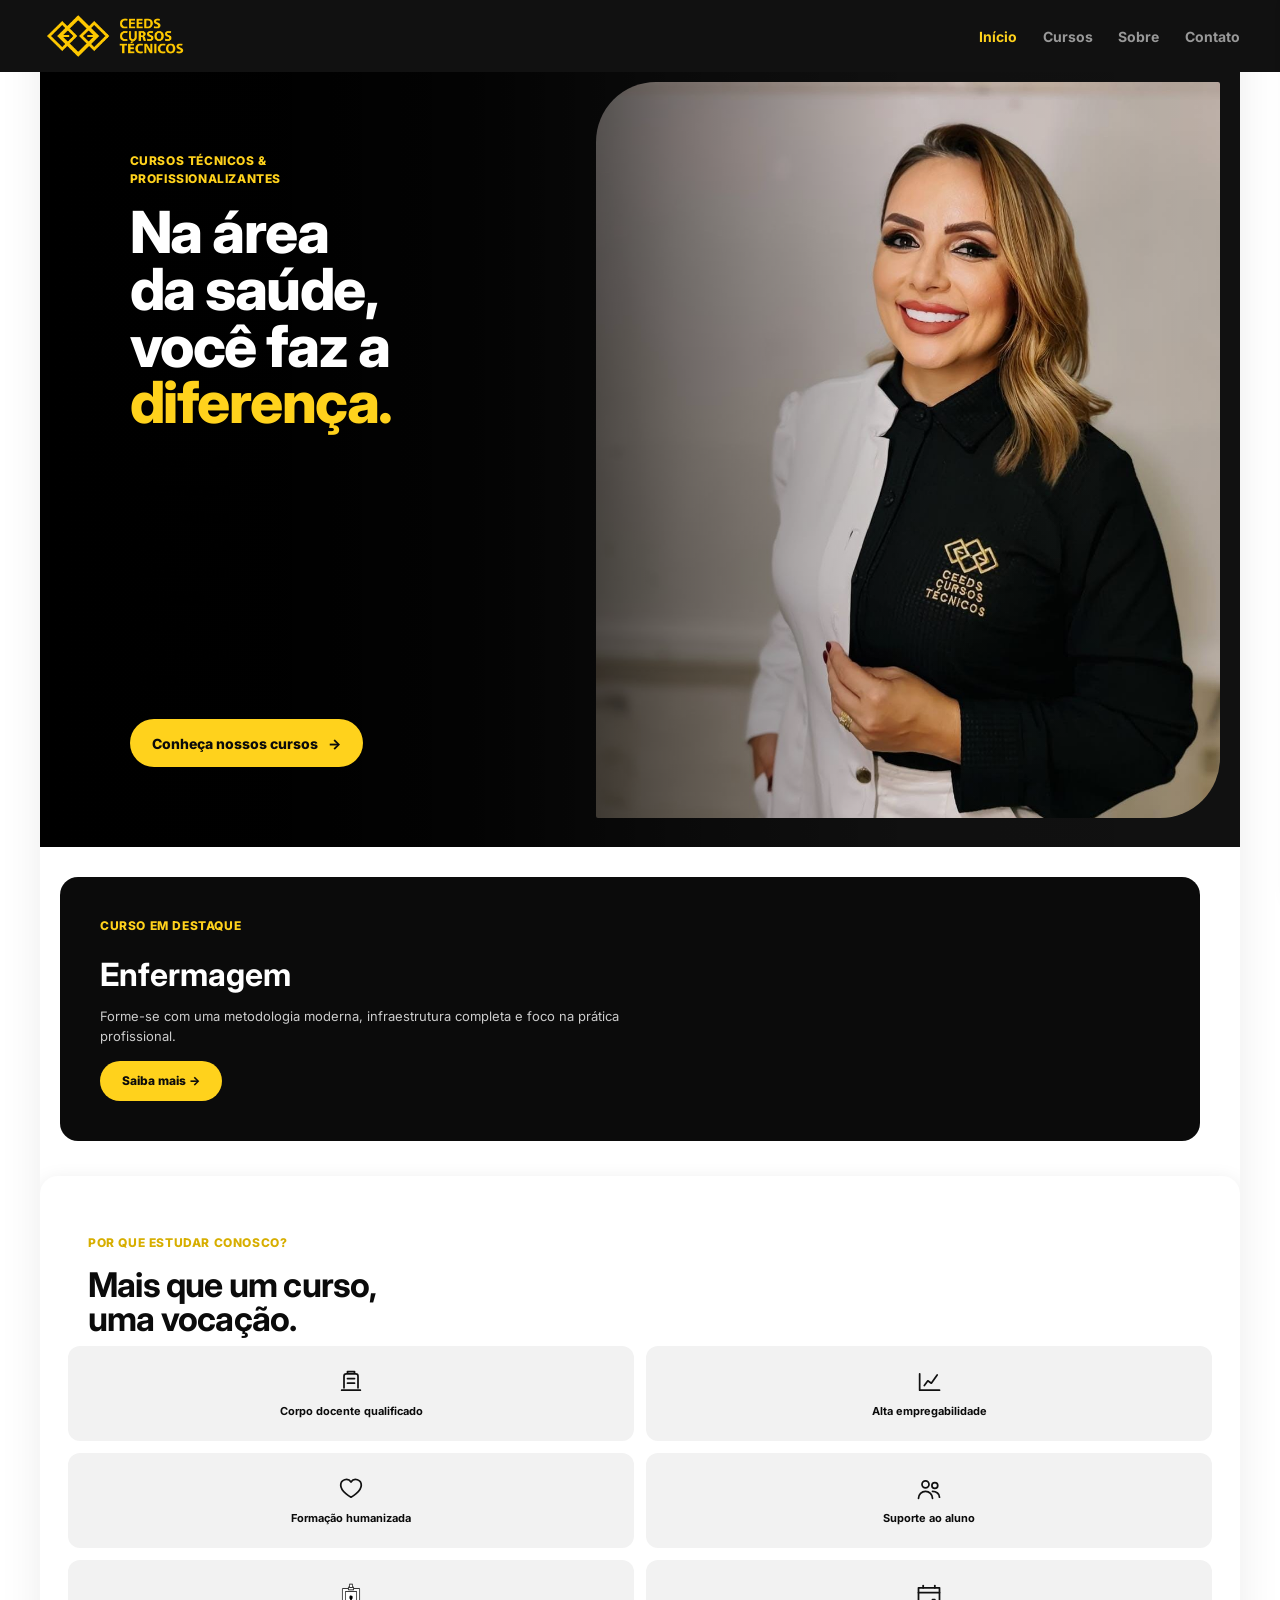
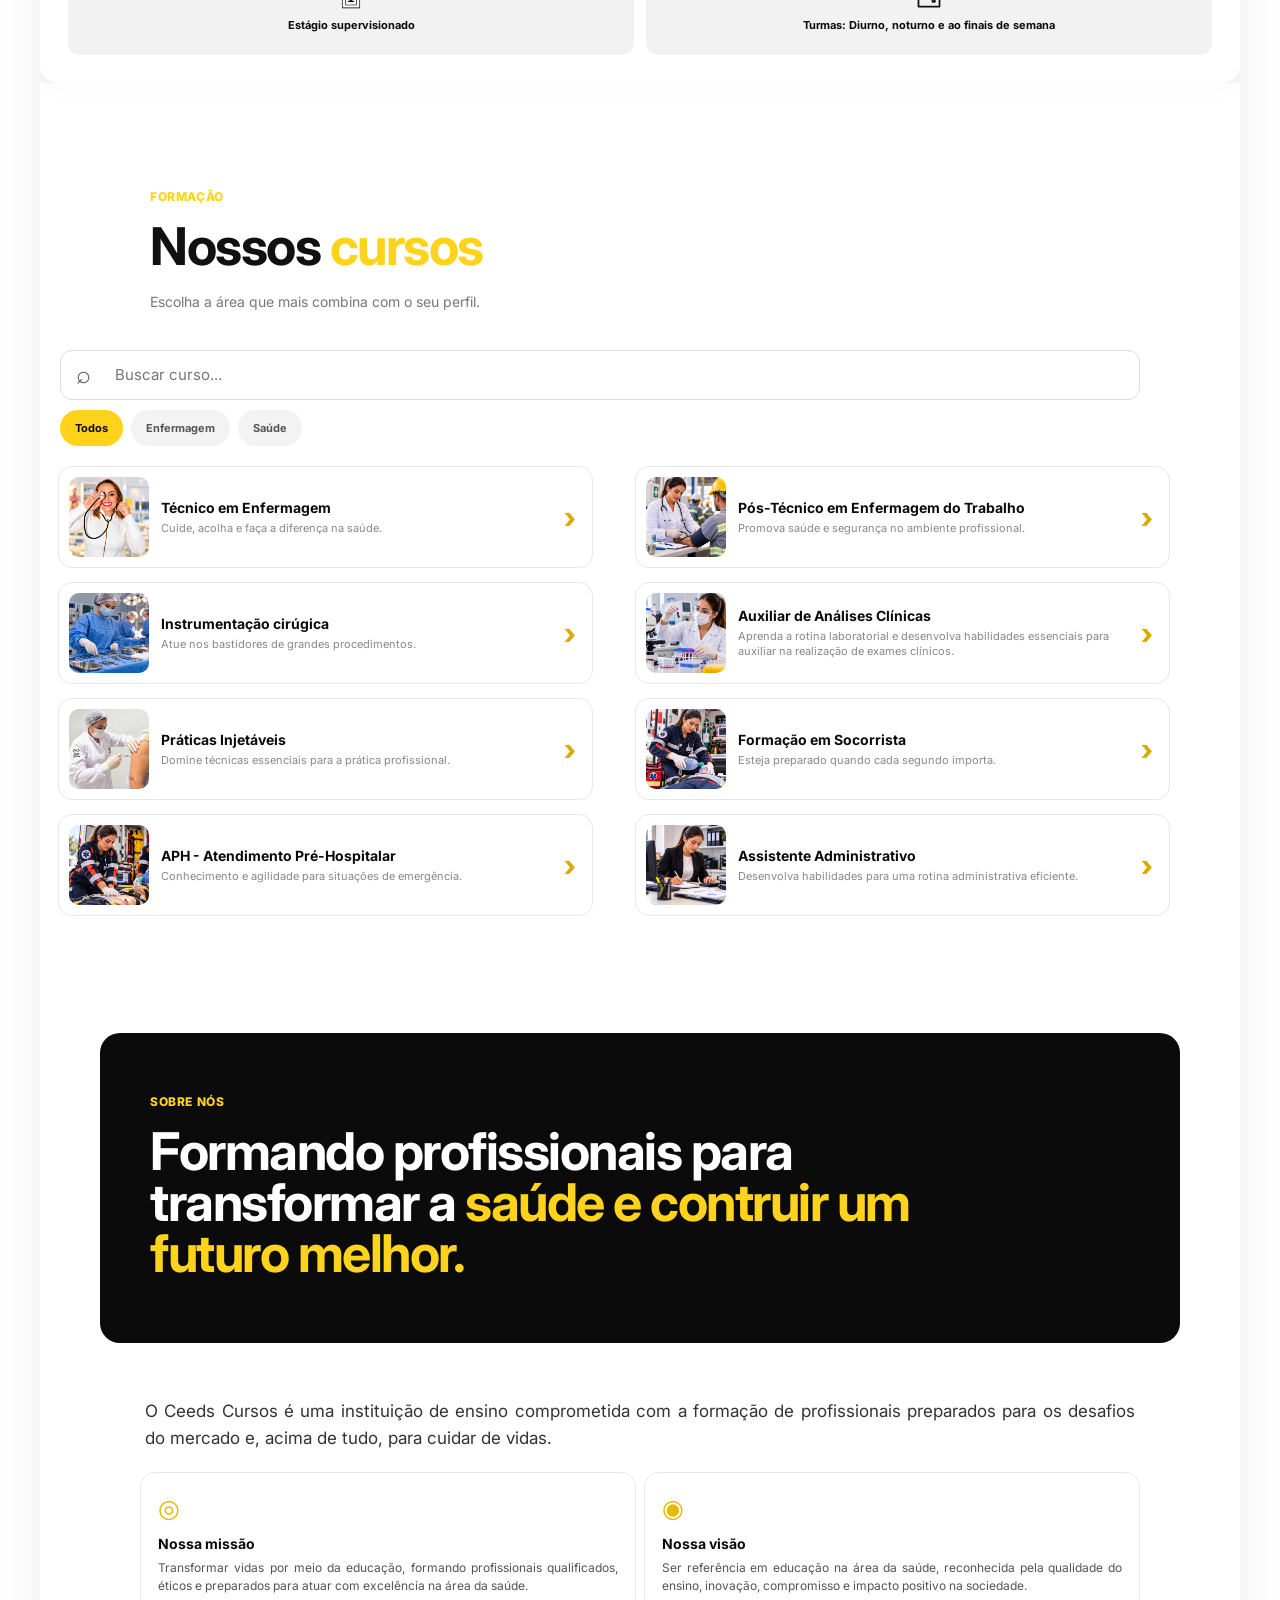
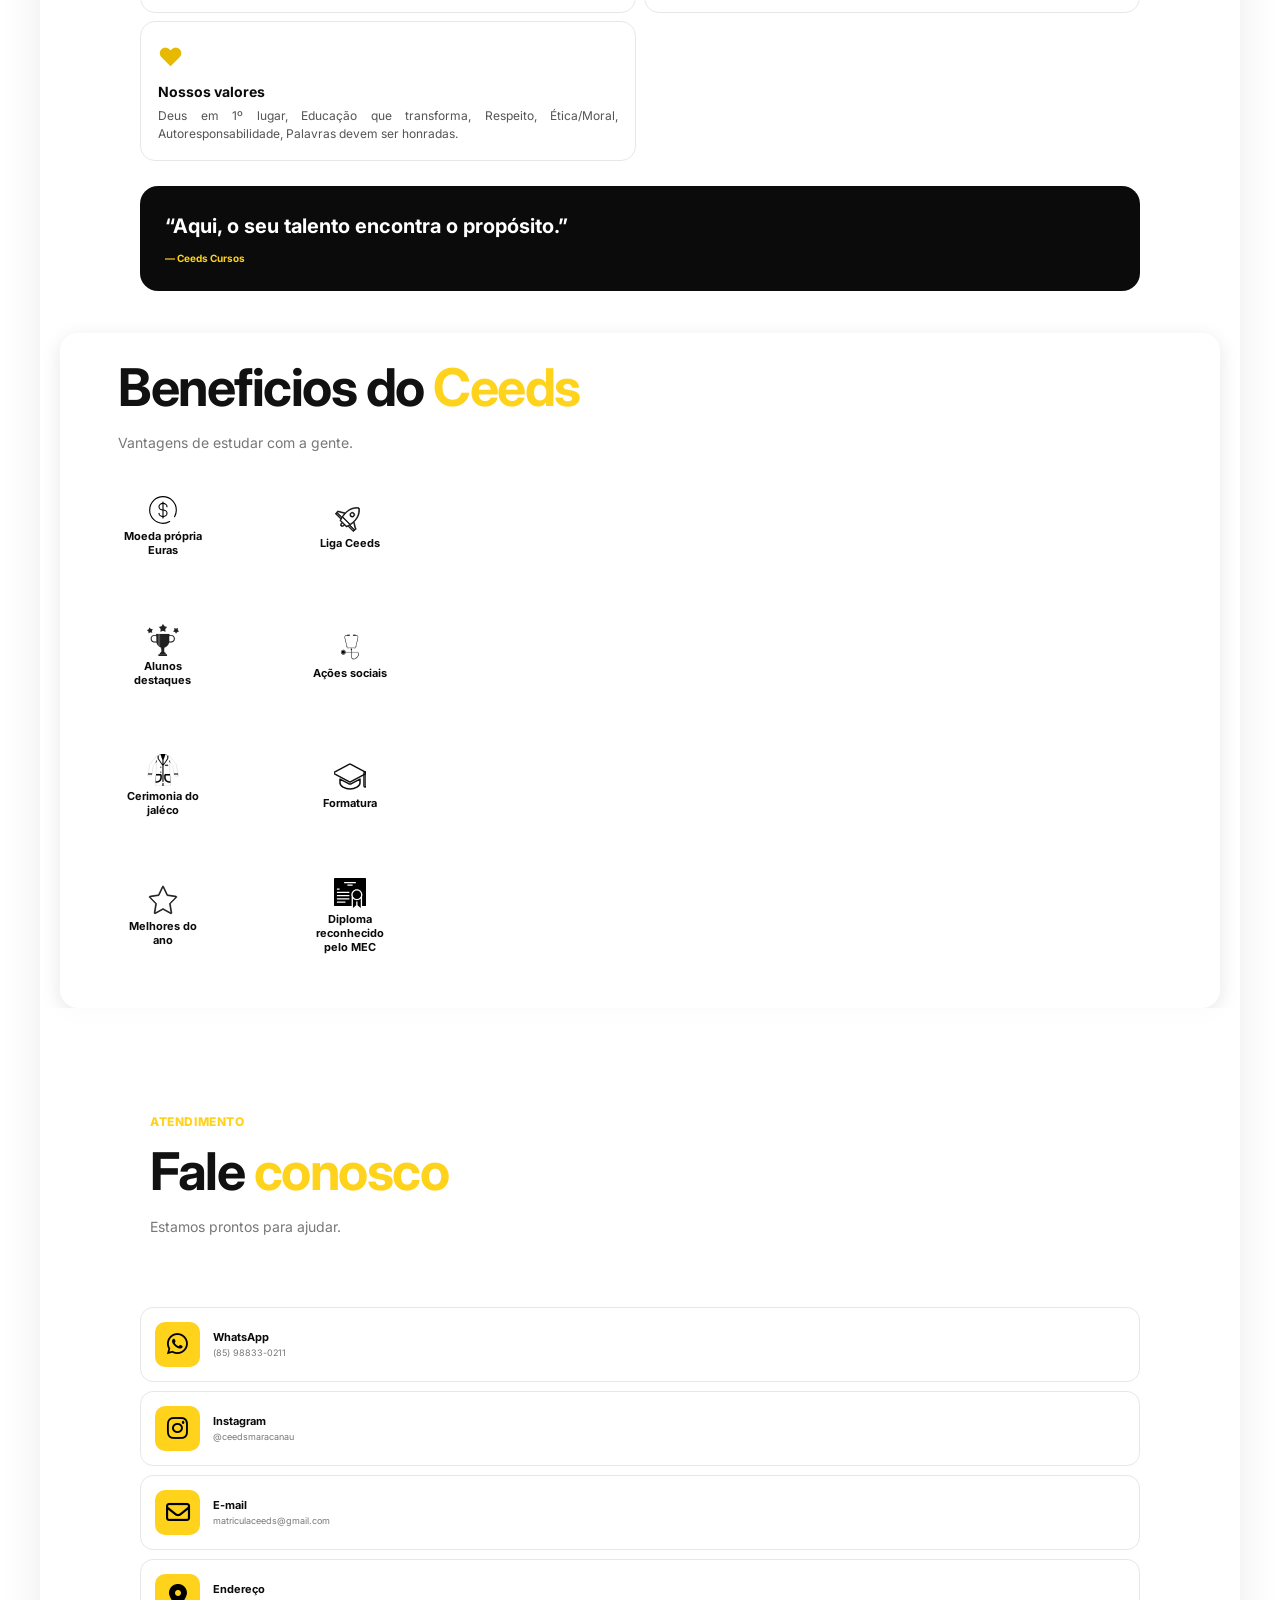
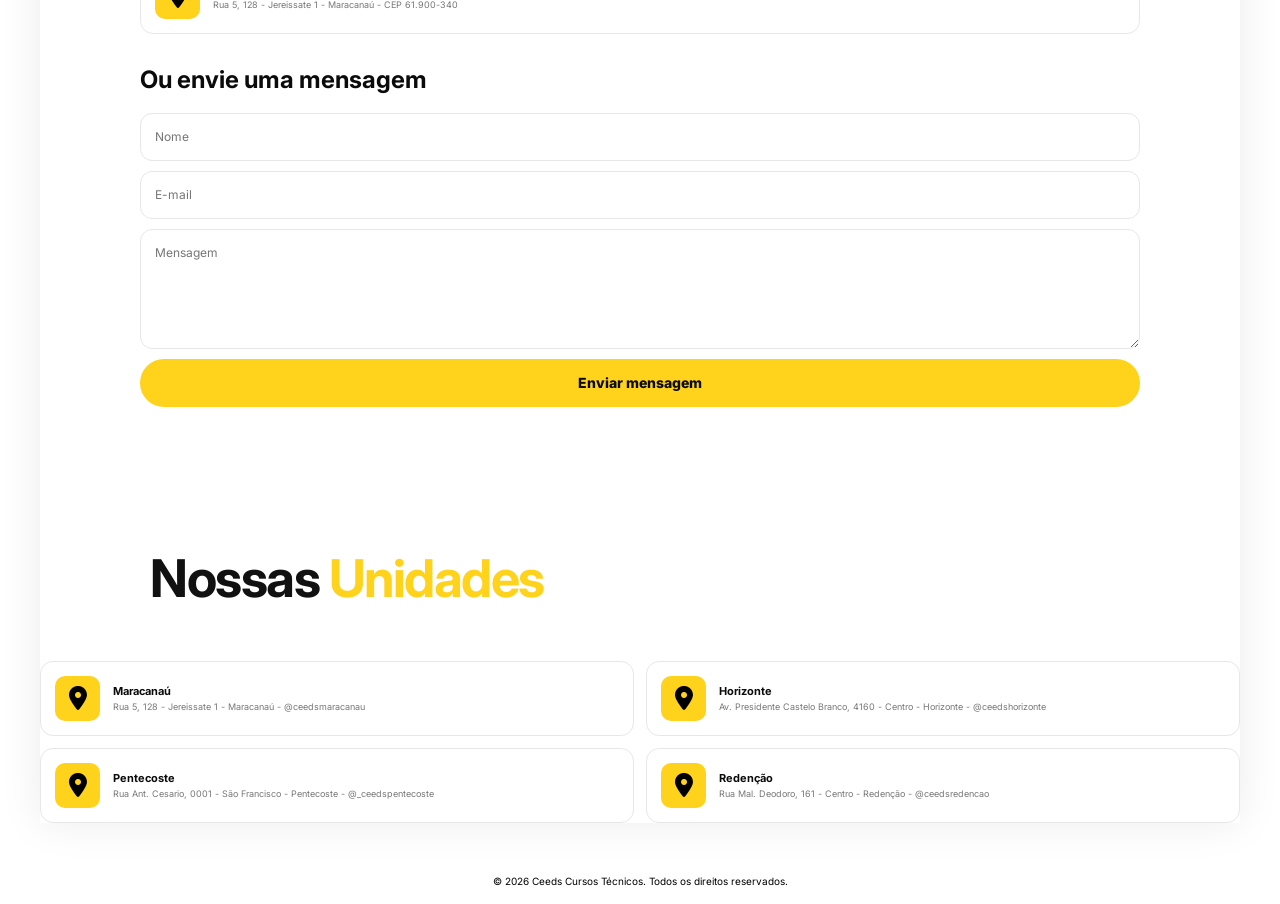
<file: index.html>
<!DOCTYPE html>
<html lang="pt-BR">

<head>
    <meta charset="UTF-8">
    <meta name="viewport" content="width=device-width, initial-scale=1.0">
    <meta name="description" content="Saúde em Foco - cursos na área da saúde">
    <title>CEEDS CURSOS | Formação para um futuro melhor</title>
    <link rel="stylesheet" href="style.css">
    <link rel="preconnect" href="https://fonts.googleapis.com">
    <link rel="preconnect" href="https://fonts.gstatic.com" crossorigin>
    <link rel="stylesheet" href="https://cdnjs.cloudflare.com/ajax/libs/font-awesome/6.5.2/css/all.min.css">
    <link rel="stylesheet" href="https://cdnjs.cloudflare.com/ajax/libs/font-awesome/6.5.2/css/all.min.css">
    <link href="https://fonts.googleapis.com/css2?family=Inter:wght@400;500;600;700;800&display=swap" rel="stylesheet">
</head>

<body>

    <!-- ================= HEADER ================= -->
    <header class="header" id="header">

        <a href="#inicio" class="logo">
            <img src="img/Logo-CEEDS-H2.png" alt="logo-ceeds">
        </a>

        <nav class="nav">
            <a href="#inicio" class="active">Início</a>
            <a href="#cursos">Cursos</a>
            <a href="#sobre">Sobre</a>
            <a href="#contato">Contato</a>
        </nav>

        <button class="menu-button" id="menuButton" aria-label="Abrir menu">
            ☰
        </button>

    </header>

    <!-- Barra lateral -->
    <aside class="side-menu" id="sideMenu">

        <button class="close-menu" id="closeMenu" aria-label="Fechar menu">
            ×
        </button>

        <nav>
            <a href="#inicio">Início</a>
            <a href="#cursos">Nossos cursos</a>
            <a href="#sobre">Sobre nós</a>
            <a href="#contato">Contate-nos</a>
        </nav>

    </aside>

    <!-- Fundo escuro -->
    <div class="menu-overlay" id="menuOverlay"></div>

    <main>

        <!-- ================= INÍCIO ================= -->
        <section id="inicio" class="page hero-page">


            <div class="hero-image">

                <img src="img/IMG-20260929-WA0006.jpg" alt="Cursos de saúde">

                <div class="hero-content">
                    <span class="eyebrow">
                        CURSOS TÉCNICOS & <br>PROFISSIONALIZANTES
                    </span>

                    <h1>
                        Na área <br>
                        da saúde,<br>
                        você faz a <em><br>diferença.</em>
                    </h1>

                    <p>
                        Cursos de Enfermagem e outras áreas da saúde,
                        com qualidade, prática e foco no seu futuro.
                    </p>

                    <a href="#cursos" class="btn btn-yellow">
                        Conheça nossos cursos <span>→</span>
                    </a>
                </div>
            </div>

            <article class="featured-course">
                <div>
                    <span class="eyebrow" id="destaque">CURSO EM DESTAQUE</span>
                    <h2>Enfermagem</h2>
                    <p>Forme-se com uma metodologia moderna, infraestrutura completa e foco na prática
                        profissional.</p>
                    <a href="cursos/enfermagem.html" class="btn btn-yellow">Saiba mais →</a>
                </div>
                <div class="featured-photo"></div>
            </article>


            <div class="reason-container">
                <div class="section-title">
                    <span class="eyebrow dark">POR QUE ESTUDAR CONOSCO?</span>
                    <h2>Mais que um curso,<br>uma vocação.</h2>
                </div>

                <div class="reason-grid">

                    <div class="reason-item">
                        <svg viewBox="0 0 24 24" aria-hidden="true">
                            <path d="M4 19h16M6 17V7a2 2 0 0 1 2-2h8a2 2 0 0 1 2 2v10M9 5V3h6v2M9 9h6M9 13h6" />
                        </svg>
                        <b>Corpo docente qualificado</b>
                    </div>

                    <div class="reason-item">
                        <svg viewBox="0 0 24 24" aria-hidden="true">
                            <path d="M4 19V5M4 19h17M8 15l3-4 3 2 5-7" />
                        </svg>
                        <b>Alta empregabilidade</b>
                    </div>

                    <div class="reason-item">
                        <svg viewBox="0 0 24 24" aria-hidden="true">
                            <path
                                d="M20.8 8.8c0 5.5-8.8 10.2-8.8 10.2S3.2 14.3 3.2 8.8A4.8 4.8 0 0 1 12 6a4.8 4.8 0 0 1 8.8 2.8Z" />
                        </svg>
                        <b>Formação humanizada</b>
                    </div>

                    <div class="reason-item">
                        <svg viewBox="0 0 24 24" aria-hidden="true">
                            <circle cx="9" cy="8" r="3" />
                            <circle cx="17" cy="9" r="2.5" />
                            <path d="M3 20c0-3.3 2.7-6 6-6s6 2.7 6 6M15 14c3.3 0 6 2.2 6 5" />
                        </svg>
                        <b>Suporte ao aluno</b>
                    </div>

                    <div class="reason-item">
                        <svg viewBox="0 0 1024 1024" class="icon" version="1.1" xmlns="http://www.w3.org/2000/svg"
                            fill="#000000">
                            <g id="SVGRepo_bgCarrier" stroke-width="0"></g>
                            <g id="SVGRepo_tracerCarrier" stroke-linecap="round" stroke-linejoin="round"></g>
                            <g id="SVGRepo_iconCarrier">
                                <path
                                    d="M817.49564 230.915833H207.052138c-13.220407 0-23.933319 15.667493-23.933319 34.990258v656.730286c0 19.323788 10.712912 34.989233 23.933319 34.989233h610.443502c13.217336 0 23.933319-15.666469 23.93332-34.989233V265.907114c0-19.323788-10.715984-34.991281-23.93332-34.991281z"
                                    fill="#ffffff"></path>
                                <path
                                    d="M815.546163 253.387045c1.305454 1.675076 3.41261 5.990753 3.41261 12.520069V922.636377c0 6.529317-2.107156 10.843969-3.41261 12.519046H209.000592c-1.305454-1.675076-3.410562-5.989729-3.410562-12.519046V265.907114c0-6.530341 2.106132-10.844993 3.411586-12.520069h606.544547m1.949477-22.471212H207.052138c-13.220407 0-23.933319 15.667493-23.933319 34.991281V922.636377c0 19.322764 10.712912 34.989233 23.933319 34.989233h610.442479c13.217336 0 23.934343-15.666469 23.934343-34.989233V265.907114c0-19.323788-10.715984-34.991281-23.93332-34.991281z"
                                    fill="#000000"></path>
                                <path
                                    d="M702.991473 332.188331H321.556306c-13.872622 0-25.114883 11.201305-25.114883 25.017614v469.538452c0 13.815285 11.242261 25.01659 25.114883 25.01659h381.435167c13.869551 0 25.114883-11.200282 25.114883-25.01659V357.205945c0.001024-13.815285-11.245333-25.017614-25.114883-25.017614z"
                                    fill="#FFFFFF"></path>
                                <path
                                    d="M702.991473 354.659542c1.459037 0 2.644696 1.142656 2.644696 2.546403v469.538452c0 1.403747-1.186683 2.545379-2.644696 2.545379H321.556306c-1.458013 0-2.643672-1.141632-2.643672-2.545379V357.205945c0-1.403747 1.185659-2.546403 2.643672-2.546403h381.435167m0-22.470187H321.556306c-13.872622 0-25.113859 11.201305-25.11386 25.01659v469.538452c0 13.815285 11.241237 25.01659 25.11386 25.01659H702.992497c13.869551 0 25.114883-11.201305 25.114883-25.01659V357.205945c0-13.815285-11.246356-25.01659-25.115907-25.01659z"
                                    fill="#000000"></path>
                                <path
                                    d="M540.954453 731.967428l-6.096213-0.010239-9.610188 0.056313-129.898283-0.232421 0.010239-6.254916s-2.756299-34.945206 48.716463-43.797719c0 0 39.179996-5.21772 41.942439-15.984897 0 0 1.49692-1.195898 0.415697-13.708801-2.303742-26.641496-19.710816-39.206617-26.743884-49.403491-7.033068-10.197898-7.599277-21.950054-7.599277-21.950053 0.005119-2.936503 1.237877-4.011583 3.286672-5.893484 2.531045-2.329339 1.777465-4.810213 1.29931-7.436479-1.819444-9.972643-1.952549-25.989281-0.189419-36.018238 0.41365-11.946694 11.398915-21.524117 11.398916-21.524118 2.061081-1.741629 4.126258-3.659366 5.575055-5.960036 0.405459-0.640952 0.778153-1.329003 0.998288-2.05801 0.831395-2.748108-1.961764-4.773353-1.395555-7.697569 0.511943-2.636505 5.032396-2.758347 7.76617-2.897596 6.157646-0.312285 12.347033-0.543683 18.493417-0.061433 46.003168 3.609196 61.099333 20.573952 61.099333 20.573952 3.574384 4.295199 5.9242 9.544659 7.33409 14.923128 0.422865 1.6075 0.784296 3.249812 0.978835 4.902363 1.419105 8.242277 1.398627 16.835746 0.937878 25.161982-0.220135 3.969603-0.688051 7.87675-1.277808 11.804374-0.309213 2.054938-0.155631 3.96858 1.215351 5.613963 1.146752 1.376102 2.457325 2.339578 3.017391 4.146736 0.263139 0.844705 0.329691 1.756987 0.327643 2.636505 0 0-0.608188 11.750108-7.677092 21.922408s-24.522054 22.674964-26.919993 49.30827c-1.126274 12.508807 0.367575 13.709824 0.367575 13.709824 2.722511 10.777417 41.884077 16.135409 41.884077 16.135409 52.015422 9.742269 48.557762 43.971779 48.557761 43.971779l-0.011263 6.253892-34.256131-0.061433 5.397923-0.063481-4.609531-0.009215-9.55285-0.016382-45.183036-0.080887z"
                                    fill="#000000"></path>
                                <path d="M416.159214 183.617451h192.231398v102.621978H416.159214z" fill="#FFFFFF">
                                </path>
                                <path
                                    d="M608.388564 297.471451H416.160238c-6.204745 0-11.235094-5.025229-11.235094-11.235093V183.615403c0-6.209864 5.030349-11.235094 11.235094-11.235094h192.228326c6.204745 0 11.235094 5.025229 11.235094 11.235094v102.619931c0 6.210888-5.030349 11.236118-11.235094 11.236117z m-180.992208-22.471211H597.153471v-80.149743H427.396356v80.149743z"
                                    fill="#000000"></path>
                                <path d="M460.564097 78.65999h103.420609v126.84301H460.564097z" fill="#FFFFFF"></path>
                                <path
                                    d="M563.98573 216.740141H460.564097c-6.204745 0-11.235094-5.025229-11.235094-11.235094V78.657942c0-6.209864 5.030349-11.235094 11.235094-11.235093h103.421633c6.204745 0 11.235094 5.025229 11.235093 11.235093v126.846082c0 6.210888-5.031372 11.236118-11.235093 11.236117z m-92.18654-22.471211h80.950422V89.893036H471.79919v104.375894z"
                                    fill="#000000"></path>
                            </g>
                        </svg>
                        <b>Estágio supervisionado</b>
                    </div>

                    <div class="reason-item">
                        <svg viewBox="0 0 24 24" xmlns="http://www.w3.org/2000/svg"
                            aria-labelledby="calendarEventIconTitle" stroke="#000000" stroke-width="1"
                            stroke-linecap="square" stroke-linejoin="miter" fill="none" color="#000000">
                            <g id="SVGRepo_bgCarrier" stroke-width="0"></g>
                            <g id="SVGRepo_tracerCarrier" stroke-linecap="round" stroke-linejoin="round"></g>
                            <g id="SVGRepo_iconCarrier">
                                <title id="calendarEventIconTitle">Calendar event</title>
                                <path d="M3 5H21V21H3V5Z"></path>
                                <path d="M21 9H3"></path>
                                <path d="M7 5V3"></path>
                                <path d="M17 5V3"></path>
                                <rect x="15" y="15" width="2" height="2"></rect>
                            </g>
                        </svg>
                        <b>Turmas: Diurno, noturno e ao finais de semana</b>
                    </div>
                </div>
            </div>

        </section>

        <!-- ================= CURSOS ================= -->
        <section id="cursos" class="page">
            <div class="page-header">
                <span class="eyebrow">FORMAÇÃO</span>
                <h1>Nossos <em>cursos</em></h1>
                <p>Escolha a área que mais combina com o seu perfil.</p>
            </div>
            <div class="search-box">
                <span>⌕</span>
                <input type="text" id="searchInput" placeholder="Buscar curso...">
            </div>

            <div class="filters">
                <button class="filter active" data-category="Todos">Todos</button>
                <button class="filter" data-category="Enfermagem">Enfermagem</button>
                <button class="filter" data-category="Saúde">Saúde</button>
            </div>

            <div class="course-list">

                <a href="cursos/enfermagem.html" class="course-card" data-category="Enfermagem">
                    <img src="img/enfermagem.png" alt="Técnico em Enfermagem">

                    <div class="course-info">
                        <h3>Técnico em Enfermagem</h3>
                        <p>Cuide, acolha e faça a diferença na saúde.</p>
                    </div>

                    <b>›</b>
                </a>

                <a href="cursos/enf.trabalho.html" class="course-card" data-category="Enfermagem">
                    <img src="img/postecnico.png">

                    <div class="course-info">
                        <h3>Pós-Técnico em Enfermagem do Trabalho</h3>
                        <p>Promova saúde e segurança no ambiente profissional.</p>
                    </div>
                    <b>›</b>
                </a>

                <a href="cursos/instrumentacao.html" class="course-card" data-category="Saúde">
                    <img src="img/instrumentacao.png">

                    <div class="course-info">
                        <h3>Instrumentação cirúgica</h3>
                        <p>Atue nos bastidores de grandes procedimentos.</p>
                    </div>
                    <b>›</b>
                </a>

                <a href="cursos/an.clinica.html" class="course-card" data-category="Saúde">
                    <img src="img/an.clinicas.png">

                    <div class="course-info">
                        <h3>Auxiliar de Análises Clínicas</h3>
                        <p>Aprenda a rotina laboratorial e desenvolva habilidades essenciais para auxiliar na realização
                            de exames clínicos.</p>
                    </div>
                    <b>›</b>
                </a>

                <a href="cursos/injetaveis.html" class="course-card" data-category="Saúde">
                    <img src="img/injetaveis.png">

                    <div class="course-info">
                        <h3>Práticas Injetáveis</h3>
                        <p>Domine técnicas essenciais para a prática profissional.</p>
                    </div>
                    <b>›</b>
                </a>

                <a href="cursos/socorrista.html" class="course-card" data-category="Saúde">
                    <img src="img/socorrista.png">

                    <div class="course-info">
                        <h3>Formação em Socorrista</h3>
                        <p>Esteja preparado quando cada segundo importa.</p>
                    </div>
                    <b>›</b>
                </a>

                <a href="cursos/aph.html" class="course-card" data-category="Saúde">
                    <img src="img/aph.png">

                    <div class="course-info">
                        <h3>APH - Atendimento Pré-Hospitalar</h3>
                        <p>Conhecimento e agilidade para situações de emergência.</p>
                    </div>
                    <b>›</b>
                </a>

                <a href="cursos/adm.html" class="course-card" data-category="Saúde">
                    <img src="img/adm.jpg">

                    <div class="course-info">
                        <h3>Assistente Administrativo</h3>
                        <p>Desenvolva habilidades para uma rotina administrativa eficiente.</p>
                    </div>
                    <b>›</b>
                </a>

            </div>
        </section>

        <!-- ================= SOBRE ================= -->
        <section id="sobre" class="page">
            <div class="page-header dark-header">
                <span class="eyebrow">SOBRE NÓS</span>
                <h1>Formando profissionais para transformar a <em> saúde e contruir um futuro melhor.</em></h1>
            </div>

            <div class="content">
                <p class="lead">O Ceeds Cursos é uma instituição de ensino comprometida com a formação de profissionais
                    preparados para os desafios do mercado e, acima de tudo, para cuidar de vidas.</p>

                <div class="mission-grid">
                    <div><span>◎</span>
                        <h3>Nossa missão</h3>
                        <p>Transformar vidas por meio da educação, formando profissionais qualificados, éticos e
                            preparados para atuar com excelência na área da saúde.</p>
                    </div>
                    <div><span>◉</span>
                        <h3>Nossa visão</h3>
                        <p>Ser referência em educação na área da saúde, reconhecida pela qualidade do ensino, inovação,
                            compromisso e impacto positivo na sociedade.</p>
                    </div>
                    <div><span>♥</span>
                        <h3>Nossos valores</h3>
                        <p>Deus em 1º lugar, Educação que transforma, Respeito, Ética/Moral, Autoresponsabilidade,
                            Palavras devem ser honradas.</p>
                    </div>
                </div>

                <div class="quote">“Aqui, o seu talento encontra o propósito.”<small>— Ceeds Cursos</small></div>
            </div>
        </section>

        <!-- ================= Beneficios ================= -->
        <section id="processo" class="page">
            <div class="page-header">
                <h1>Beneficios do <em>Ceeds</em></h1>
                <p>Vantagens de estudar com a gente.</p>
            </div>

            <div class="beneficio-grid">
                <div class="beneficio">
                    <svg viewBox="0 0 24 24" fill="none" xmlns="http://www.w3.org/2000/svg"
                        transform="rotate(0)matrix(-1, 0, 0, -1, 0, 0)">
                        <g id="SVGRepo_bgCarrier" stroke-width="0"></g>
                        <g id="SVGRepo_tracerCarrier" stroke-linecap="round" stroke-linejoin="round"></g>
                        <g id="SVGRepo_iconCarrier">
                            <path d="M12 6V18" stroke="#000000" stroke-width="0.8399999999999999"
                                stroke-linecap="round"></path>
                            <path
                                d="M15 9.5C15 8.11929 13.6569 7 12 7C10.3431 7 9 8.11929 9 9.5C9 10.8807 10.3431 12 12 12C13.6569 12 15 13.1193 15 14.5C15 15.8807 13.6569 17 12 17C10.3431 17 9 15.8807 9 14.5"
                                stroke="#000000" stroke-width="0.8399999999999999" stroke-linecap="round"></path>
                            <path
                                d="M7 3.33782C8.47087 2.48697 10.1786 2 12 2C17.5228 2 22 6.47715 22 12C22 17.5228 17.5228 22 12 22C6.47715 22 2 17.5228 2 12C2 10.1786 2.48697 8.47087 3.33782 7"
                                stroke="#000000" stroke-width="0.8399999999999999" stroke-linecap="round"></path>
                        </g>
                    </svg>
                    <b>Moeda própria<br>Euras</b>
                </div>

                <div class="beneficio">
                    <svg version="1.0" id="Layer_1" xmlns="http://www.w3.org/2000/svg"
                        xmlns:xlink="http://www.w3.org/1999/xlink" viewBox="-7.68 -7.68 79.36 79.36"
                        enable-background="new 0 0 64 64" xml:space="preserve" fill="#000000" transform="rotate(45)"
                        stroke="#000000" stroke-width="0.256">
                        <g id="SVGRepo_bgCarrier" stroke-width="0"></g>
                        <g id="SVGRepo_tracerCarrier" stroke-linecap="round" stroke-linejoin="round"></g>
                        <g id="SVGRepo_iconCarrier">
                            <g>
                                <path fill="#000000"
                                    d="M63.029,42.285l-15.054-9.032c0,0.004,0,0.009-0.001,0.013C47.984,32.844,48,32.427,48,32 c0-16.026-7.692-26.865-14.891-31.664C32.773,0.112,32.387,0,32,0s-0.773,0.112-1.109,0.336C23.692,5.135,16,15.974,16,32 c0,0.427,0.016,0.844,0.025,1.266c-0.001-0.004-0.001-0.009-0.001-0.013L0.971,42.285C0.368,42.646,0,43.297,0,44v6 c0,1.104,0.896,2,2,2h17.188c0.516,1.627,0.904,2.617,0.954,2.742C20.447,55.502,21.183,56,22,56h5c0,4.785,2.585,8,5,8 c2.396,0,4.961-3.166,5-7.891c0.002-0.036,0.003-0.072,0.003-0.109H42c0.817,0,1.553-0.498,1.857-1.258 c0.05-0.125,0.438-1.115,0.954-2.742H62c1.104,0,2-0.896,2-2v-6C64,43.297,63.632,42.646,63.029,42.285z M32,2c6,4,14,14,14,30 c0,4.401-0.539,8.531-1.221,12H19.221C18.539,40.531,18,36.401,18,32C18,16,26,6,32,2z M2,44l14.117-8.471 c0.234,3.901,0.814,7.484,1.472,10.471H2V44z M2,50v-2h16.059c0.182,0.728,0.362,1.396,0.54,2.022 c-0.003-0.008-0.005-0.015-0.007-0.022H2z M32,62c-1,0-3-2-3-6h6C35,60,33,62,32,62z M42,54H22c0,0-1.254-3.136-2.357-8h24.715 C43.254,50.864,42,54,42,54z M62,50H45.408c-0.002,0.008-0.004,0.015-0.007,0.022c0.178-0.626,0.358-1.295,0.54-2.022H62V50z M62,46H46.411c0.657-2.986,1.237-6.569,1.472-10.471L62,44V46z">
                                </path>
                                <path fill="#000000"
                                    d="M32,30c3.313,0,6-2.687,6-6s-2.687-6-6-6s-6,2.687-6,6S28.687,30,32,30z M32,20c2.209,0,4,1.791,4,4 s-1.791,4-4,4s-4-1.791-4-4S29.791,20,32,20z">
                                </path>
                            </g>
                        </g>
                    </svg>
                    <b>Liga Ceeds</b>
                </div>

                <div class="beneficio">
                    <svg version="1.1" id="Layer_1" xmlns="http://www.w3.org/2000/svg"
                        xmlns:xlink="http://www.w3.org/1999/xlink" viewBox="0 0 512 512" xml:space="preserve"
                        fill="#000000">
                        <g id="SVGRepo_bgCarrier" stroke-width="0"></g>
                        <g id="SVGRepo_tracerCarrier" stroke-linecap="round" stroke-linejoin="round"></g>
                        <g id="SVGRepo_iconCarrier">
                            <g>
                                <path style="fill:#212121;"
                                    d="M150.085,294.683h-31.549c-33.241,0-60.285-27.044-60.285-60.285s27.044-60.285,60.285-60.285 h31.549c4.328,0,7.837,3.509,7.837,7.837c0,4.328-3.509,7.837-7.837,7.837h-31.549c-24.599,0-44.612,20.013-44.612,44.612 s20.013,44.612,44.612,44.612h31.549c4.328,0,7.837,3.509,7.837,7.837S154.413,294.683,150.085,294.683z">
                                </path>
                                <path style="fill:#212121;"
                                    d="M385.806,294.683h-31.549c-4.328,0-7.837-3.509-7.837-7.837s3.509-7.837,7.837-7.837h31.549 c24.599,0,44.612-20.013,44.612-44.612s-20.013-44.612-44.612-44.612h-31.549c-4.328,0-7.837-3.509-7.837-7.837 c0-4.328,3.509-7.837,7.837-7.837h31.549c33.241,0,60.285,27.044,60.285,60.285S419.047,294.683,385.806,294.683z">
                                </path>
                            </g>
                            <path style="fill:#212121;"
                                d="M273.922,435.635v-78.734h-43.505v78.734c0,13.374-10.842,24.215-24.216,24.215l0,0v22.675h92.744 v-22.675h-0.808C284.763,459.851,273.922,449.009,273.922,435.635z">
                            </path>
                            <rect x="230.41" y="351.397" style="fill:#212121;" width="43.133" height="48.857"></rect>
                            <path style="fill:#212121;"
                                d="M354.257,161.958v113.072c0,56.148-45.939,102.085-102.085,102.085l0,0 c-56.148,0-102.085-45.939-102.085-102.085V161.958H354.257z">
                            </path>
                            <g>
                                <path style="opacity:0.47;fill:#212121;enable-background:new ;"
                                    d="M323.114,161.958v81.928 c0,56.148-45.939,102.085-102.085,102.085l0,0c-20.148,0-38.98-5.916-54.848-16.096c18.189,28.352,49.991,47.239,85.991,47.239l0,0 c56.148,0,102.085-45.939,102.085-102.085V161.958H323.114z">
                                </path>
                                <polygon style="fill:#212121;"
                                    points="28.643,85.924 40.895,57.281 61.398,80.736 92.425,83.537 76.454,110.285 83.378,140.659 53.005,133.735 26.256,149.706 23.455,118.679 0,98.176 ">
                                </polygon>
                                <polygon style="fill:#212121;"
                                    points="233.163,37.611 255.835,1.761 278.317,37.731 319.418,48.216 292.156,80.713 294.885,123.041 255.554,107.156 216.14,122.831 219.094,80.517 192.006,47.877 ">
                                </polygon>
                                <polygon style="fill:#212121;"
                                    points="465.212,76.285 494.128,64.695 492.041,95.778 512,119.699 481.793,127.319 465.212,153.692 448.629,127.319 418.422,119.699 438.381,95.778 436.294,64.695 ">
                                </polygon>
                            </g>
                            <rect x="186.295" y="482.531" style="fill:#32312f;" width="131.647" height="27.708"></rect>
                            <rect x="150.089" y="161.957" style="fill:#212121;" width="204.173" height="33.924"></rect>
                            <rect x="186.295" y="496.376" style="fill:#212121;" width="131.647" height="13.854"></rect>
                            <path style="opacity:0.22;fill:#FFFFFF;enable-background:new ;"
                                d="M174.372,340.382c9.583,11.446,21.614,20.777,35.268,27.17 V161.958h-35.268V340.382z">
                            </path>
                        </g>
                    </svg>
                    <b>Alunos<br>destaques</b>
                </div>

                <div class="beneficio">
                    <svg viewBox="-61.44 -61.44 1146.88 1146.88" class="icon" version="1.1"
                        xmlns="http://www.w3.org/2000/svg" fill="#000000" stroke="#000000" stroke-width="6.144">
                        <g id="SVGRepo_bgCarrier" stroke-width="0"></g>
                        <g id="SVGRepo_tracerCarrier" stroke-linecap="round" stroke-linejoin="round"></g>
                        <g id="SVGRepo_iconCarrier">
                            <path d="M272.2 696.2m-59.3 0a59.3 59.3 0 1 0 118.6 0 59.3 59.3 0 1 0-118.6 0Z"
                                fill="#000000"></path>
                            <path
                                d="M392.1 485.4l-62.5-253v-0.1c-0.6-3-1.4-6.3-2.2-9.8-7.2-31.8-18.1-79.8 7.2-111.5 15.8-19.7 43.3-29.7 81.9-29.7v15c-33.8 0-57.4 8.1-70.2 24.1-20.8 26.1-10.9 69.8-4.3 98.8 0.8 3.5 1.6 6.8 2.2 9.9l62.4 252.8-14.5 3.5zM731.5 485.1l-14.6-3.6 62.4-252.4c0.9-4.6 2-9.5 3.1-14.6 6.6-29.7 15.6-70.4-3.8-94.6-12.6-15.7-36.6-23.7-71.5-23.7v-15c40.2 0 67.4 9.6 83.2 29.3 23.9 29.8 14 74.5 6.8 107.2-1.1 5.2-2.2 10-3.1 14.4l-0.1 0.4-62.4 252.6zM645.6 952.4c-22.4 0-44.1-7.9-61.5-22.6-21.3-18.1-33.6-44.6-33.6-72.6l0.5-254.6h21.5l-0.2 84.8h188.1c20.1 0 38.4 8.4 51.4 23.8 12.4 14.5 19.3 34.1 19.5 55 0.4 39.7-20.4 82.6-58.6 120.8-33.8 33.8-76.6 58.4-111.7 64.1-5.1 0.9-10.2 1.3-15.4 1.3zM559 610.6l-0.4 246.6c0 25.6 11.2 49.9 30.7 66.5s45.2 23.7 70.5 19.6c33.5-5.5 74.7-29.2 107.4-61.9 36.7-36.7 56.7-77.5 56.3-115-0.2-19.1-6.5-36.8-17.6-49.9-11.7-13.7-27.4-21-45.3-21H572.4v5.5h180.8c40.8 0 63.4 24.3 63.7 68.4 0.2 33.1-18.8 71.6-51.9 105.7-30.2 31-68.7 54.6-100.5 61.5-26.1 5.7-50.6 0.5-69.1-14.4-19.9-16-31.2-42.4-31.2-72.3l0.4-239.3H559z m13.4 98.4l-0.3 140.9c0 27.5 10.3 51.5 28.2 66 16.6 13.4 38.7 17.9 62.3 12.8 30.4-6.6 67.4-29.3 96.5-59.2 31.7-32.6 49.8-69.1 49.7-100.1-0.1-27.6-9.9-60.4-55.7-60.4H572.4z"
                                fill="#000000"></path>
                            <path
                                d="M557.3 709h-216v-21.5h215.8v8H349.3v5.5h208zM272.2 728.3c-17.7 0-32.1-14.4-32.1-32.1 0-17.7 14.4-32.1 32.1-32.1s32.1 14.4 32.1 32.1c0.1 17.7-14.3 32.1-32.1 32.1z m0-56.3c-13.3 0-24.1 10.8-24.1 24.1s10.8 24.1 24.1 24.1 24.1-10.8 24.1-24.1c0.1-13.2-10.8-24.1-24.1-24.1z"
                                fill="#000000"></path>
                            <path
                                d="M272.2 780.7c-46.6 0-84.5-37.9-84.5-84.5s37.9-84.5 84.5-84.5 84.5 37.9 84.5 84.5c0.1 46.6-37.8 84.5-84.5 84.5z m0-154.1c-38.3 0-69.5 31.2-69.5 69.5s31.2 69.5 69.5 69.5 69.5-31.2 69.5-69.5-31.1-69.5-69.5-69.5z"
                                fill="#000000"></path>
                            <path d="M581.4 615.7h-38.9v-52.5h38.9v52.5z m-24-15h8.9v-22.5h-8.9v22.5z" fill="#000000">
                            </path>
                            <path
                                d="M657.1 570H466.4c-37.2 0-63.8-25-78.9-74.3v-0.2l-2-7.9c-0.6-2.4-0.1-4.9 1.4-6.9s3.8-3.1 6.3-3.1h14.5c3 0 5.6 2 6.4 4.8 11 37.9 24.6 59.8 62 59.8h171.5c36.6 0 49.2-19.3 62.3-59.9 0.9-2.8 3.5-4.7 6.4-4.7h14.4c2.5 0 4.8 1.1 6.3 3.1s2 4.5 1.4 6.9l-2 7.6c-14.1 48.3-42.2 74.8-79.3 74.8z m-261.9-76.5c14.2 46.1 37.5 68.6 71.2 68.6h190.7c18 0 33.6-6.9 46.3-20.6 10.7-11.6 19.5-28.3 25.3-48.3l1.9-7.4h-13.5c-13.9 42.8-28.6 64.5-69.6 64.5H476.1c-41.7 0-58-25.8-69.4-64.5h-13.6l2.1 7.7zM494.2 86.6V91h-72v-4.4h72m3-15h-78c-6.6 0-12 5.4-12 12V94c0 6.6 5.4 12 12 12h78c6.6 0 12-5.4 12-12V83.6c0-6.6-5.4-12-12-12zM702.4 86.6V91h-72v-4.4h72m3-15h-78c-6.6 0-12 5.4-12 12V94c0 6.6 5.4 12 12 12h78c6.6 0 12-5.4 12-12V83.6c0-6.6-5.4-12-12-12z"
                                fill="#000000"></path>
                        </g>
                    </svg>
                    <b>Ações sociais</b>
                </div>

                <div class="beneficio">
                    <svg height="200px" width="200px" version="1.1" id="Layer_1" xmlns="http://www.w3.org/2000/svg"
                        xmlns:xlink="http://www.w3.org/1999/xlink" viewBox="0 0 512 512" xml:space="preserve"
                        fill="#000000">
                        <g id="SVGRepo_bgCarrier" stroke-width="0"></g>
                        <g id="SVGRepo_tracerCarrier" stroke-linecap="round" stroke-linejoin="round"></g>
                        <g id="SVGRepo_iconCarrier">
                            <path style="fill:#ffffff;"
                                d="M495.792,351.535H442.27c-2.577,0-4.772-1.873-5.175-4.419l-3.28-20.69l-2.591-16.321L410.848,181.53 l-11.086-12.048l-22.037-23.949l-19.184-20.856l8.976,194.09l1.097,23.709l4.326,93.686l1.108,23.677l2.16,46.68 c0.138,2.985-2.245,5.482-5.234,5.482H141.026c-2.988,0-5.372-2.496-5.234-5.482l2.16-46.68l6.531-141.072l8.965-193.755l0.01-0.334 l-14.336,15.579l-37.972,41.273L80.775,310.115l-2.591,16.311l-3.28,20.69c-0.403,2.545-2.598,4.419-5.175,4.419H16.207 c-3.289,0-5.765-2.995-5.146-6.224l3.615-18.884l3.135-16.332l28.891-150.862L151.683,38.201c1.724-1.975,3.709-3.647,5.904-4.974 c1.661-1.045,3.459-1.86,5.339-2.476c2.508-0.825,5.183-1.275,7.889-1.275h15.82l0.972-1.055L213.729,0h83.352l25.14,27.345 l1.003,1.087l0.951,1.045c0,0,9.644,0.031,16.091,0.042h2.288c1.829,0,3.605,0.24,5.339,0.711c4.775,1.264,9.101,4.159,12.424,7.973 l57.94,66.8l21.358,24.628l25.684,29.602l28.891,150.862l3.135,16.332l3.615,18.884C501.557,348.54,499.081,351.535,495.792,351.535 z">
                            </path>
                            <g>
                                <path style="fill:#000000;"
                                    d="M255.406,447.827c-4.512,0-8.169-3.657-8.169-8.169V174.699c0-4.512,3.657-8.169,8.169-8.169 s8.169,3.657,8.169,8.169v264.959C263.575,444.168,259.918,447.827,255.406,447.827z">
                                </path>
                                <path style="fill:#000000;"
                                    d="M340.266,29.523v39.353c0,4.368-1.318,8.627-3.769,12.232l-63.098,92.79 c-8.507,12.493-27.481,12.493-35.987,0l-63.098-92.79c-2.45-3.605-3.769-7.864-3.769-12.232V29.587 c0.12-0.032,0.229-0.076,0.348-0.109h15.739l27.099-29.474h83.346l27.099,29.474C324.179,29.479,333.818,29.511,340.266,29.523z">
                                </path>
                            </g>
                            <path style="fill:#000000;"
                                d="M213.73,0l32.227,93.692c3.092,8.989,15.806,8.989,18.898,0L297.082,0H213.73z"></path>
                            <g>
                                <path style="fill:#000000;"
                                    d="M374.038,459.832c-0.368,0.024-0.723,0.036-1.091,0.036h-18.533 c-43.801,0-79.445-35.644-79.445-79.445V342.48c0-13.102,10.612-23.715,23.715-23.715h68.832l1.102,23.715l4.328,93.673 L374.038,459.832z">
                                </path>
                                <path style="fill:#000000;"
                                    d="M237.039,342.48v37.943c0,43.801-35.644,79.445-79.445,79.445h-18.533 c-0.368,0-0.736-0.011-1.102-0.036l6.521-141.066h68.844C226.414,318.765,237.039,329.378,237.039,342.48z">
                                </path>
                            </g>
                            <path style="fill:#000000;"
                                d="M332.092,188.796H294.15c-4.512,0-8.169-3.657-8.169-8.169c0-4.512,3.657-8.169,8.169-8.169h37.942 c4.512,0,8.169,3.657,8.169,8.169C340.261,185.139,336.604,188.796,332.092,188.796z">
                            </path>
                            <g>
                                <path style="fill:#000000;"
                                    d="M221.613,218.703c-4.512,0-8.169-3.657-8.169-8.169v-3.558c0-4.512,3.657-8.169,8.169-8.169 c4.512,0,8.169,3.657,8.169,8.169v3.558C229.782,215.045,226.125,218.703,221.613,218.703z">
                                </path>
                                <path style="fill:#000000;"
                                    d="M221.613,299.07c-4.512,0-8.169-3.657-8.169-8.169v-3.558c0-4.512,3.657-8.169,8.169-8.169 c4.512,0,8.169,3.657,8.169,8.169v3.558C229.782,295.413,226.125,299.07,221.613,299.07z">
                                </path>
                            </g>
                            <g>
                                <polygon style="fill:#ffffff;"
                                    points="247.237,97.413 247.237,162.69 186.633,73.57 186.633,29.479 187.602,28.422 213.732,0.004 ">
                                </polygon>
                                <polygon style="fill:#ffffff;"
                                    points="297.082,0 263.575,97.413 263.575,162.686 324.178,73.573 324.178,29.479 ">
                                </polygon>
                            </g>
                            <path style="fill:#000000;"
                                d="M263.575,474.095V512h-16.338v-37.905c0-4.51,3.659-8.169,8.169-8.169 S263.575,469.587,263.575,474.095z">
                            </path>
                            <g>
                                <path style="fill:#ffffff;"
                                    d="M372.947,436.153h-18.533c-30.782,0-55.73-24.948-55.73-55.73V342.48h69.935L372.947,436.153z">
                                </path>
                                <path style="fill:#ffffff;"
                                    d="M139.058,436.153h18.533c30.782,0,55.73-24.948,55.73-55.73V342.48h-69.935L139.058,436.153z">
                                </path>
                            </g>
                            <g>
                                <path style="fill:#000000;"
                                    d="M497.319,326.43h-63.502l-2.592-16.328c0.087-0.01,0.163-0.01,0.251-0.01h62.717L497.319,326.43z">
                                </path>
                                <path style="fill:#000000;"
                                    d="M80.772,310.114L78.18,326.43H14.679l3.126-16.338h62.619 C80.543,310.092,80.653,310.092,80.772,310.114z">
                                </path>
                            </g>
                            <g>
                                <path style="fill:#000000;"
                                    d="M153.458,107.353v17.324l-14.336,15.579l6.207-33.656 C146.228,101.7,153.458,102.358,153.458,107.353z">
                                </path>
                                <path style="fill:#000000;"
                                    d="M358.551,107.353v17.324l14.336,15.579l-6.207-33.656 C365.781,101.7,358.551,102.358,358.551,107.353z">
                                </path>
                                <polygon style="fill:#000000;"
                                    points="153.448,125.012 153.458,124.677 153.458,124.991 "></polygon>
                            </g>
                        </g>
                    </svg>
                    <b>Cerimonia do<br>jaléco</b>
                </div>

                <div class="beneficio">
                    <svg height="200px" width="200px" version="1.1" id="Icons" xmlns="http://www.w3.org/2000/svg"
                        xmlns:xlink="http://www.w3.org/1999/xlink" viewBox="0 0 32 32" xml:space="preserve"
                        fill="#000000">
                        <g id="SVGRepo_bgCarrier" stroke-width="0"></g>
                        <g id="SVGRepo_tracerCarrier" stroke-linecap="round" stroke-linejoin="round"></g>
                        <g id="SVGRepo_iconCarrier">
                            <style type="text/css">
                                .st0 {
                                    fill: #000000;
                                }
                            </style>
                            <g>
                                <path
                                    d="M31,26c-0.6,0-1-0.4-1-1V12c0-0.6,0.4-1,1-1s1,0.4,1,1v13C32,25.6,31.6,26,31,26z">
                                </path>
                            </g>
                            <g>
                                <path
                                    d="M16,21c-0.2,0-0.3,0-0.5-0.1l-15-8C0.2,12.7,0,12.4,0,12s0.2-0.7,0.5-0.9l15-8c0.3-0.2,0.6-0.2,0.9,0l15,8 c0.3,0.2,0.5,0.5,0.5,0.9s-0.2,0.7-0.5,0.9l-15,8C16.3,21,16.2,21,16,21z">
                                </path>
                            </g>
                            <path
                                d="M17.4,22.6C17,22.9,16.5,23,16,23s-1-0.1-1.4-0.4L6,18.1V22c0,3.1,4.9,6,10,6s10-2.9,10-6v-3.9L17.4,22.6z">
                            </path>
                        </g>
                    </svg>
                    <b>Formatura</b>
                </div>

                <div class="beneficio">
                    <svg version="1.0" id="Layer_1" xmlns="http://www.w3.org/2000/svg"
                        xmlns:xlink="http://www.w3.org/1999/xlink" width="256px" height="256px"
                        viewBox="-5.12 -5.12 74.24 74.24" enable-background="new 0 0 64 64" xml:space="preserve"
                        fill="#000000" stroke="#000000" stroke-width="1.7920000000000003">
                        <g id="SVGRepo_bgCarrier" stroke-width="0"></g>
                        <g id="SVGRepo_tracerCarrier" stroke-linecap="round" stroke-linejoin="round"></g>
                        <g id="SVGRepo_iconCarrier">
                            <path fill="#231F20"
                                d="M32.001,2.484c0.279,0,0.463,0.509,0.463,0.509l8.806,18.759l20.729,3.167L47,40.299L50.541,62 l-18.54-10.254L13.461,62l3.541-21.701L2.003,24.919l20.729-3.167L31.53,3.009C31.53,3.009,31.722,2.484,32.001,2.484 M32.001,0.007 c-0.775,0-1.48,0.448-1.811,1.15l-8.815,18.778L1.701,22.941c-0.741,0.113-1.356,0.632-1.595,1.343 c-0.238,0.71-0.059,1.494,0.465,2.031l14.294,14.657l-3.378,20.704c-0.124,0.756,0.195,1.517,0.822,1.957 C12.653,63.877,13.057,64,13.461,64c0.332,0,0.666-0.084,0.968-0.25l17.572-9.719l17.572,9.719c0.302,0.166,0.636,0.25,0.968,0.25 c0.404,0,0.808-0.123,1.151-0.366c0.627-0.44,0.946-1.201,0.822-1.957l-3.378-20.704l14.294-14.657 c0.523-0.537,0.703-1.321,0.465-2.031c-0.238-0.711-0.854-1.229-1.595-1.343l-19.674-3.006L33.812,1.157 C33.481,0.455,32.776,0.007,32.001,0.007L32.001,0.007z">
                            </path>
                        </g>
                    </svg>
                    <b>Melhores do<br>ano</b>
                </div></s>

                <div class="beneficio">
                    <svg style="fill:#000000; stroke:none; opacity:1;" fill="#000000" height="40px" width="40px"
                        version="1.1" id="Layer_1" xmlns="http://www.w3.org/2000/svg"
                        xmlns:xlink="http://www.w3.org/1999/xlink" viewBox="0 0 490 490" xml:space="preserve">
                        <g id="SVGRepo_bgCarrier" stroke-width="0"></g>
                        <g id="SVGRepo_tracerCarrier" stroke-linecap="round" stroke-linejoin="round"></g>
                        <g id="SVGRepo_iconCarrier">
                            <g>
                                <g>
                                    <g>
                                        <path
                                            d="M480,15.871H10c-5.523,0-10,4.477-10,10v410c0,5.523,4.477,10,10,10h260V299.577c-3.229-8.972-5-18.635-5-28.706 c0-46.869,38.131-85,85-85c46.869,0,85,38.131,85,85c0,10.071-1.771,19.733-5,28.706v146.294h50c5.523,0,10-4.477,10-10v-410 C490,20.349,485.523,15.871,480,15.871z M45,175.871h40v20H45V175.871z M175,395.871H45v-20h130V395.871z M235,345.871H45v-20 h190V345.871z M235,295.871H45v-20h190V295.871z M235,245.871H45v-20h190V245.871z M285,135.871h-80v-20h80V135.871z M335,95.871 H155v-20h180V95.871z">
                                        </path>
                                        <path
                                            d="M290,331.02v143.109l50-42.857v-55.4h20v55.4l50,42.857V331.02c-15.385,15.348-36.603,24.852-60,24.852 C326.603,355.872,305.385,346.368,290,331.02z">
                                        </path>
                                        <path
                                            d="M350,205.871c-35.841,0-65,29.159-65,65s29.159,65,65,65s65-29.159,65-65S385.841,205.871,350,205.871z">
                                        </path>
                                    </g>
                                </g>
                            </g>
                        </g>
                    </svg>

                    <b>Diploma reconhecido<br>pelo MEC</b>
                </div>
            </div>

        </section>

        <!-- ================= CONTATO ================= -->
        <section id="contato" class="page">

            <div class="page-header">
                <span class="eyebrow">ATENDIMENTO</span>
                <h1>Fale <em>conosco</em></h1>
                <p>Estamos prontos para ajudar.</p>
            </div>

            <div class="content">

                <div class="contact-list">

                    <!-- WhatsApp -->
                    <a href="https://wa.me/5585988330211" target="_blank">
                        <span><i class="fa-brands fa-whatsapp"></i></span>
                        <div>
                            <b>WhatsApp</b>
                            <small>(85) 98833-0211</small>
                        </div>
                    </a>

                    <!-- Instagram -->
                    <a href="https://instagram.com/ceedsmaracanau?psln=MXV3NGp5d204ZWxkNg%3D%3D" target="_blank">
                        <span><i class="fa-brands fa-instagram"></i></span>
                        <div>
                            <b>Instagram</b>
                            <small>@ceedsmaracanau</small>
                        </div>
                    </a>

                    <!-- E-mail -->
                    <a href="mailto:matriculaceeds@gmail.com">
                        <span><i class="fa-regular fa-envelope"></i></span>
                        <div>
                            <b>E-mail</b>
                            <small>matriculaceeds@gmail.com</small>
                        </div>
                    </a>

                    <!-- Endereço -->
                    <a>
                        <span><i class="fa-solid fa-location-dot"></i></span>
                        <div>
                            <b>Endereço</b>
                            <small>Rua 5, 128 - Jereissate 1 - Maracanaú - CEP 61.900-340</small>
                        </div>
                    </a>
                </div>

                <h2>Ou envie uma mensagem</h2>

                <form action="mailto:matriculaceeds@gmail.com" method="post" enctype="text/plain">

                    <input type="text" name="nome" placeholder="Nome" required>
                    <input type="email" name="email" placeholder="E-mail" required>
                    <textarea name="mensagem" placeholder="Mensagem" required></textarea>

                    <button class="btn btn-yellow" type="submit">
                        Enviar mensagem
                    </button>

                </form>
            </div>

            <!-- Unidades -->
            <div class="page-header">
                <h1>Nossas <em>Unidades</em></h1>
            </div>

            <div class="contact-list" id="unidades">

                <a>
                    <span><i class="fa-solid fa-location-dot"></i></span>
                    <div>
                        <b>Maracanaú</b>
                        <small>Rua 5, 128 - Jereissate 1 - Maracanaú - @ceedsmaracanau</small>
                    </div>
                </a>

                <a>
                    <span><i class="fa-solid fa-location-dot"></i></span>
                    <div>
                        <b>Horizonte</b>
                        <small>Av. Presidente Castelo Branco, 4160 - Centro - Horizonte - @ceedshorizonte</small>

                    </div>
                </a>

                <a>
                    <span><i class="fa-solid fa-location-dot"></i></span>
                    <div>
                        <b>Pentecoste</b>
                        <small>Rua Ant. Cesario, 0001 - São Francisco - Pentecoste - @_ceedspentecoste</small>
                    </div>
                </a>

                <a>
                    <span><i class="fa-solid fa-location-dot"></i></span>
                    <div>
                        <b>Redenção</b>
                        <small>Rua Mal. Deodoro, 161 - Centro - Redenção - @ceedsredencao</small>
                    </div>
                </a>
            </div>
        </section>
    </main>

    <footer>
        <div class="copyright">
            © 2026 Ceeds Cursos Técnicos.
            Todos os direitos reservados.
        </div>
    </footer>



    <script>


        const header = document.getElementById("header");
        const menuButton = document.getElementById("menuButton");
        const sideMenu = document.getElementById("sideMenu");
        const closeMenu = document.getElementById("closeMenu");
        const menuOverlay = document.getElementById("menuOverlay");


        // Detecta a rolagem
        window.addEventListener("scroll", () => {

            if (window.scrollY > 50) {
                header.classList.add("scrolled");
            } else {
                header.classList.remove("scrolled");
            }

        });


        // Abrir menu
        menuButton.addEventListener("click", () => {

            sideMenu.classList.add("active");
            menuOverlay.classList.add("active");

        });


        // Fechar menu
        closeMenu.addEventListener("click", () => {

            sideMenu.classList.remove("active");
            menuOverlay.classList.remove("active");

        });


        // Fechar clicando no fundo
        menuOverlay.addEventListener("click", () => {

            sideMenu.classList.remove("active");
            menuOverlay.classList.remove("active");

        });


        // Fechar ao clicar em um link
        document.querySelectorAll(".side-menu a").forEach(link => {

            link.addEventListener("click", () => {

                sideMenu.classList.remove("active");
                menuOverlay.classList.remove("active");

            });

        });



        const searchInput = document.getElementById("searchInput");
        const filterButtons = document.querySelectorAll(".filter");
        const courseCards = document.querySelectorAll(".course-card");

        let selectedCategory = "Todos";

        // Remove acentos e transforma tudo em minúsculo
        function normalizeText(text) {
            return text
                .toLowerCase()
                .normalize("NFD")
                .replace(/[\u0300-\u036f]/g, "");
        }

        function filterCourses() {

            const searchText = normalizeText(searchInput.value.trim());

            courseCards.forEach(course => {

                const title = normalizeText(
                    course.querySelector("h3").textContent
                );

                const description = normalizeText(
                    course.querySelector("p").textContent
                );

                const category = normalizeText(course.dataset.category);

                const selectedCat = normalizeText(selectedCategory);

                // Verifica a pesquisa
                const matchesSearch =
                    title.includes(searchText) ||
                    description.includes(searchText);

                // Verifica a categoria
                const matchesCategory =
                    selectedCategory === "Todos" ||
                    category === selectedCat;

                // Mostra ou esconde
                if (matchesSearch && matchesCategory) {
                    course.style.display = "flex";
                } else {
                    course.style.display = "none";
                }

            });
        }


        // Pesquisa enquanto digita
        searchInput.addEventListener("input", filterCourses);


        // Botões de categoria
        filterButtons.forEach(button => {

            button.addEventListener("click", () => {

                filterButtons.forEach(btn => {
                    btn.classList.remove("active");
                });

                button.classList.add("active");

                selectedCategory = button.dataset.category;

                filterCourses();

            });

        });


        lucide.createIcons();
    </script>

</body>

</html>
</file>
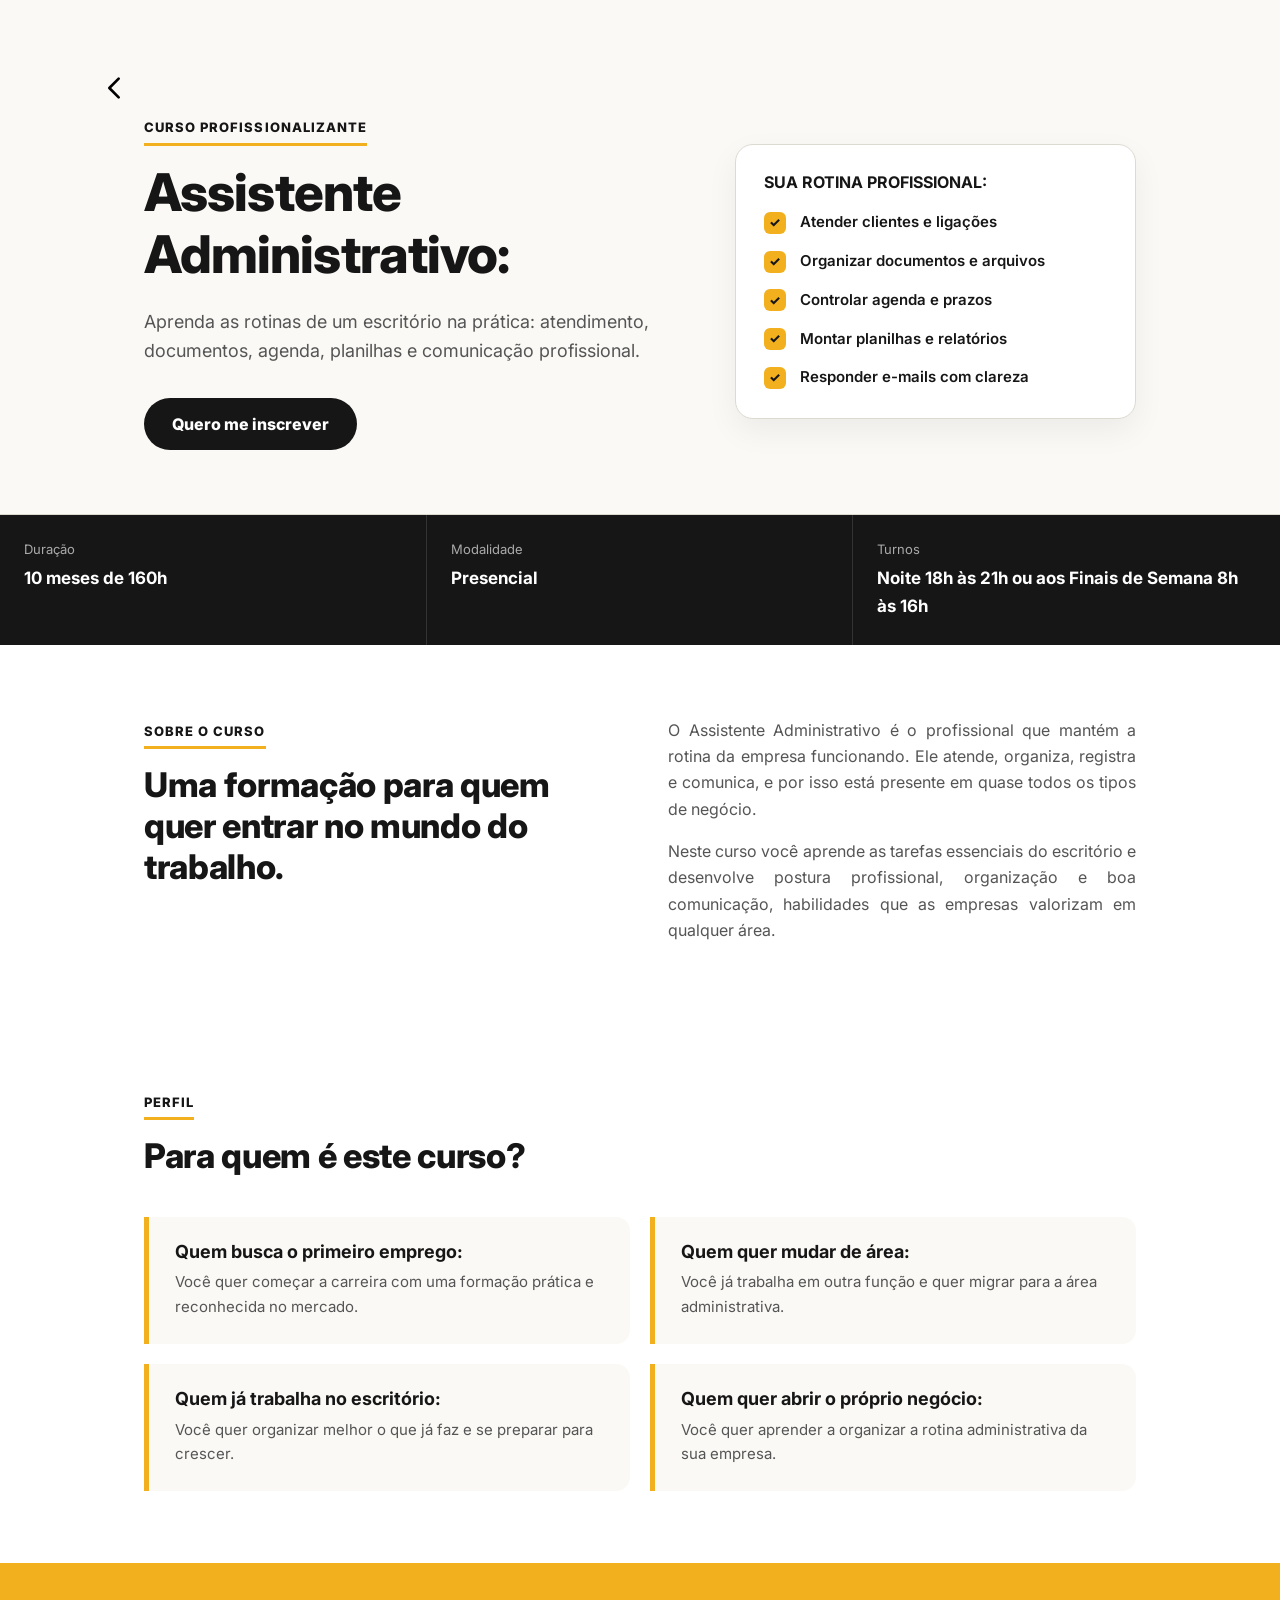
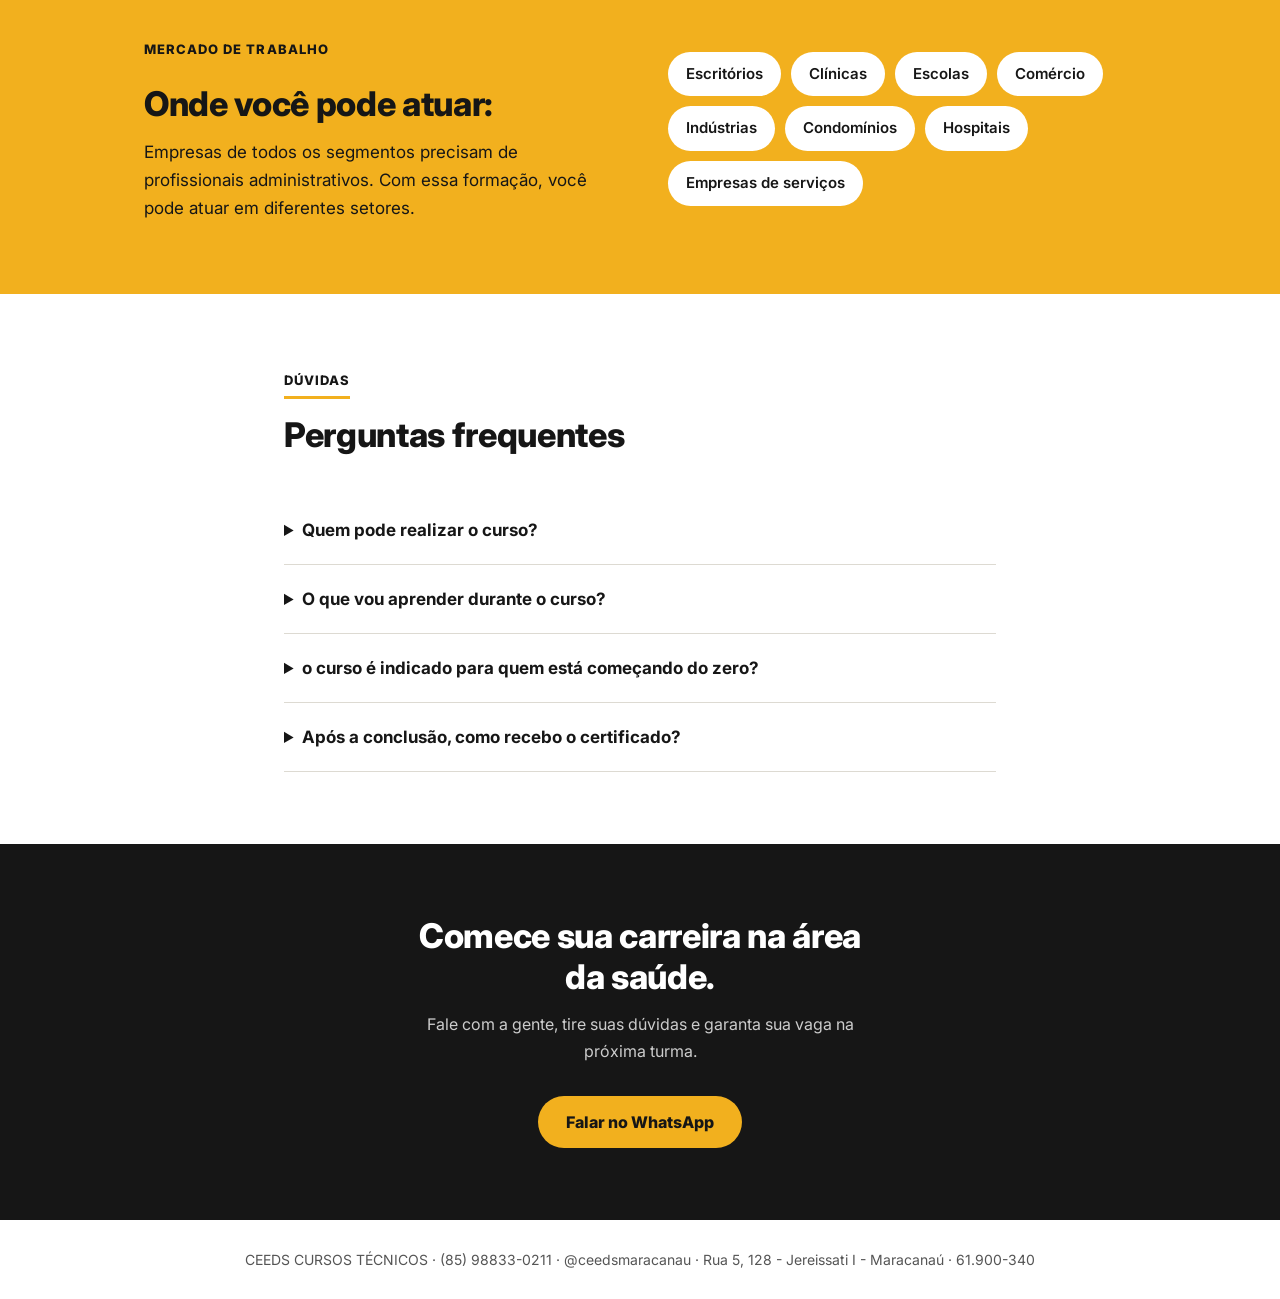
<file: cursos/adm.html>
<!DOCTYPE html>
<html lang="pt-BR">
<head>
    <meta charset="UTF-8">
    <meta name="viewport" content="width=device-width, initial-scale=1">
    <title>Curso de Assistente Administrativo</title>
    <link href="https://fonts.googleapis.com/css2?family=Inter:wght@400;600;800&display=swap" rel="stylesheet">
    <style>
        :root {
            --yellow: #F2B01E;
            --black: #161616;
            --white: #fff;
            --gray-50: #FAF9F6;
            --gray-100: #F3F2EE;
            --gray-300: #DDDAD2;
            --gray-600: #555;
        }

        * {
            box-sizing: border-box;
            margin: 0;
            padding: 0
        }

        html {
            scroll-behavior: smooth
        }

        body {
            font-family: Inter, system-ui, sans-serif;
            color: var(--black);
            background: var(--white);
            line-height: 1.65;
            font-size: 16px;
            overflow-wrap: break-word
        }

        .wrap {
            max-width: 1040px;
            margin: 0 auto;
            padding: 0 24px
        }

        section {
            padding: 72px 0
        }

        h1,
        h2,
        h3 {
            line-height: 1.2
        }

        h1 {
            font-size: clamp(32px, 5.5vw, 52px);
            font-weight: 800;
            letter-spacing: -.02em
        }

        h2 {
            font-size: clamp(25px, 3.6vw, 34px);
            font-weight: 800;
            letter-spacing: -.01em;
            margin-bottom: 14px
        }

        h3 {
            font-size: 18px;
            font-weight: 700
        }

        .lead {
            font-size: 18px;
            color: var(--gray-600);
            max-width: 60ch
        }


        .icon svg {
            width: 24px;
            /* Um pouco menor no celular */
            height: 24px;
            margin: 0 0 5px 20px;
            /* Margem esquerda reduzida para telas pequenas */
            fill: none;
            stroke: #0f0f0f;
            stroke-width: 1.5;
            stroke-linecap: round;
            stroke-linejoin: round;
        }

        /* Configuração para Desktop (telas maiores que 768px) */
        @media (min-width: 768px) {
            .icon svg {
                width: 32px;
                height: 32px;
                margin: 0 0 2px 100px;
                /* Retorna ao seu design original */
            }
        }

        .kicker {
            display: inline-block;
            font-size: 13px;
            font-weight: 800;
            letter-spacing: .08em;
            text-transform: uppercase;
            margin-bottom: 16px;
            padding-bottom: 4px;
            border-bottom: 3px solid var(--yellow)
        }

        .resume p {
            text-align: justify;
        }

        .btn {
            display: inline-flex;
            align-items: center;
            justify-content: center;
            min-height: 52px;
            padding: 0 28px;
            border-radius: 50px;
            font-weight: 800;
            font-size: 16px;
            text-decoration: none;
            background: var(--yellow);
            color: var(--black);
            transition: .2s ease
        }

        .btn:hover {
            transform: translateY(-2px)
        }

        .btn:focus-visible {
            outline: 3px solid var(--black);
            outline-offset: 3px
        }

        .btn.dark {
            background: var(--black);
            color: var(--white)
        }

        .btn.dark:focus-visible {
            outline-color: var(--yellow)
        }

        /* HERO: texto à esquerda, painel à direita */
        .hero {
            padding: 72px 0 64px;
            background: var(--gray-50);
            border-bottom: 1px solid var(--gray-300)
        }

        .hero .wrap {
            display: grid;
            grid-template-columns: 1.15fr .85fr;
            gap: 48px;
            align-items: center
        }

        .hero h1 {
            margin-bottom: 20px
        }

        .hero .lead {
            margin-bottom: 32px
        }

        .panel {
            background: var(--white);
            border: 1px solid var(--gray-300);
            border-radius: 18px;
            padding: 28px;
            box-shadow: 0 12px 32px rgba(0, 0, 0, .06)
        }

        .panel h3 {
            margin-bottom: 18px;
            font-size: 16px
        }

        .panel ul {
            list-style: none;
            display: grid;
            gap: 14px
        }

        .panel li {
            display: flex;
            align-items: center;
            gap: 14px;
            font-size: 15px;
            font-weight: 600
        }

        .panel li i {
            flex: none;
            width: 22px;
            height: 22px;
            border-radius: 6px;
            background: var(--yellow);
            display: grid;
            place-items: center;
            font-style: normal;
            font-size: 13px;
            font-weight: 800
        }

        /* DADOS RÁPIDOS */
        .facts {
            display: grid;
            grid-template-columns: repeat(3, 1fr);
            gap: 0;
            background: var(--black);
            color: var(--white)
        }

        .facts div {
            padding: 24px;
            border-right: 1px solid #333
        }

        .facts div:last-child {
            border-right: none
        }

        .facts small {
            display: block;
            font-size: 13px;
            color: #aaa;
            margin-bottom: 4px
        }

        .facts b {
            font-size: 17px
        }

        /* SOBRE */
        .about {
            display: grid;
            grid-template-columns: 1fr 1fr;
            gap: 56px;
            align-items: start
        }

        .about p+p {
            margin-top: 16px
        }

        .about p {
            color: var(--gray-600)
        }

        /* MÓDULOS */
        .gray {
            background: var(--gray-50);
            border-top: 1px solid var(--gray-300);
            border-bottom: 1px solid var(--gray-300)
        }

        .sec-head {
            margin-bottom: 40px;
            max-width: 640px
        }

        .modules {
            display: grid;
            grid-template-columns: repeat(3, 1fr);
            gap: 20px
        }

        .module {
            background: var(--white);
            border: 1px solid var(--gray-300);
            border-radius: 16px;
            padding: 28px 24px
        }

        .module .n {
            display: block;
            font-size: 14px;
            font-weight: 800;
            margin-bottom: 14px;
            color: var(--black)
        }

        .module .n::after {
            content: "";
            display: block;
            width: 32px;
            height: 4px;
            background: var(--yellow);
            margin-top: 8px;
            border-radius: 2px
        }

        .module h3 {
            margin-bottom: 10px
        }

        .module p {
            font-size: 15px;
            color: var(--gray-600)
        }

        /* PERFIL */
        .profile {
            display: grid;
            grid-template-columns: repeat(2, 1fr);
            gap: 20px
        }

        .pcard {
            border-left: 5px solid var(--yellow);
            background: var(--gray-50);
            padding: 24px 26px;
            border-radius: 0 14px 14px 0
        }

        .pcard h3 {
            margin-bottom: 8px
        }

        .pcard p {
            font-size: 15px;
            color: var(--gray-600)
        }

        /* MERCADO */
        .market {
            background: var(--yellow)
        }

        .market .wrap {
            display: grid;
            grid-template-columns: 1fr 1fr;
            gap: 56px;
            align-items: center
        }

        .market p {
            font-size: 17px
        }

        .areas {
            display: flex;
            flex-wrap: wrap;
            gap: 10px
        }

        .areas span {
            background: var(--white);
            border-radius: 50px;
            padding: 10px 18px;
            font-weight: 600;
            font-size: 15px
        }

        /* FAQ */
        .faq {
            max-width: 760px
        }

        details {
            border-bottom: 1px solid var(--gray-300);
            padding: 20px 0
        }

        summary {
            font-weight: 700;
            cursor: pointer;
            font-size: 17px
        }

        details p {
            margin-top: 10px;
            color: var(--gray-600)
        }

        /* CTA */
        .cta {
            background: var(--black);
            color: var(--white);
            text-align: center
        }

        .cta h2 {
            max-width: 20ch;
            margin: 0 auto 14px
        }

        .cta p {
            color: #ccc;
            max-width: 48ch;
            margin: 0 auto 32px
        }

        footer {
            padding: 28px 0;
            font-size: 14px;
            color: var(--gray-600);
            text-align: center
        }

        @media(max-width:860px) {
            section {
                padding: 56px 0
            }

            .hero .wrap,
            .about,
            .market .wrap {
                grid-template-columns: 1fr;
                gap: 32px
            }

            .modules,
            .profile {
                grid-template-columns: 1fr
            }

            .facts {
                grid-template-columns: 1fr
            }

            .facts div {
                border-right: none;
                border-bottom: 1px solid #333
            }

            .facts div:last-child {
                border-bottom: none
            }
        }

        @media(prefers-reduced-motion:reduce) {
            html {
                scroll-behavior: auto
            }

            .btn {
                transition: none
            }
        }
    </style>
</head>

<body>

    <header class="hero">
        <a href="../index.html#cursos" class="icon"><svg viewBox="0 0 24 24" xmlns="http://www.w3.org/2000/svg" fill="none">
                <g id="SVGRepo_bgCarrier" stroke-width="0"></g>
                <g id="SVGRepo_tracerCarrier" stroke-linecap="round" stroke-linejoin="round"></g>
                <g id="SVGRepo_iconCarrier">
                    <path stroke="#000000" stroke-linecap="round" stroke-linejoin="round" stroke-width="2"
                        d="M14 5l-7 7 7 7"></path>
                </g>
            </svg>
        </a>
        <div class="wrap">

            <div>
                <span class="kicker">Curso profissionalizante</span>
                <h1>Assistente Administrativo:</h1>
                <p class="lead">Aprenda as rotinas de um escritório na prática: atendimento, documentos, agenda,
                    planilhas e comunicação profissional.</p>
                <a class="btn dark" href="https://wa.me/5585988330211">Quero me inscrever</a>
            </div>
            <aside class="panel" aria-label="Exemplo da rotina de trabalho">
                <h3>SUA ROTINA PROFISSIONAL:</h3>
                <ul>
                    <li><i>✓</i>Atender clientes e ligações</li>
                    <li><i>✓</i>Organizar documentos e arquivos</li>
                    <li><i>✓</i>Controlar agenda e prazos</li>
                    <li><i>✓</i>Montar planilhas e relatórios</li>
                    <li><i>✓</i>Responder e-mails com clareza</li>
                </ul>
            </aside>
        </div>
    </header>

    <div class="facts">
        <div><small>Duração</small><b>10 meses de 160h</b></div>
        <div><small>Modalidade</small><b>Presencial</b></div>
        <div><small>Turnos</small><b>Noite 18h às 21h  ou aos Finais de Semana 8h às 16h</b></div>
    </div>

    <section>
        <div class="wrap about">
            <div>
                <span class="kicker">Sobre o curso</span>
                <h2>Uma formação para quem quer entrar no mundo do trabalho.</h2>
            </div>
            <div class="resume">
                <p>O Assistente Administrativo é o profissional que mantém a rotina da empresa funcionando. Ele atende,
                    organiza, registra e comunica, e por isso está presente em quase todos os tipos de negócio.</p>
                <p>Neste curso você aprende as tarefas essenciais do escritório e desenvolve postura profissional,
                    organização e boa comunicação, habilidades que as empresas valorizam em qualquer área.</p>
            </div>
        </div>
    </section>


    <section>
        <div class="wrap">
            <div class="sec-head">
                <span class="kicker">Perfil</span>
                <h2>Para quem é este curso?</h2>
            </div>
            <div class="profile">
                <div class="pcard">
                    <h3>Quem busca o primeiro emprego:</h3>
                    <p>Você quer começar a carreira com uma formação prática e reconhecida no mercado.</p>
                </div>
                <div class="pcard">
                    <h3>Quem quer mudar de área:</h3>
                    <p>Você já trabalha em outra função e quer migrar para a área administrativa.</p>
                </div>
                <div class="pcard">
                    <h3>Quem já trabalha no escritório:</h3>
                    <p>Você quer organizar melhor o que já faz e se preparar para crescer.</p>
                </div>
                <div class="pcard">
                    <h3>Quem quer abrir o próprio negócio:</h3>
                    <p>Você quer aprender a organizar a rotina administrativa da sua empresa.</p>
                </div>
            </div>
        </div>
    </section>

    <section class="market">
        <div class="wrap">
            <div>
                <span class="kicker">Mercado de trabalho</span>
                <h2>Onde você pode atuar:</h2>
                <p>Empresas de todos os segmentos precisam de profissionais administrativos. Com essa formação, você
                    pode atuar em diferentes setores.</p>
            </div>
            <div class="areas">
                <span>Escritórios</span><span>Clínicas</span><span>Escolas</span><span>Comércio</span><span>Indústrias</span><span>Condomínios</span><span>Hospitais</span><span>Empresas
                    de serviços</span>
            </div>
        </div>
    </section>

    <section>
        <div class="wrap faq">
            <div class="sec-head">
                <span class="kicker">Dúvidas</span>
                <h2>Perguntas frequentes</h2>
            </div>
            <details>
                <summary>Quem pode realizar o curso?</summary>
                <p>O curso é destinado para quem deseja aprender ou se qualificar na área administrativa.</p>
            </details>

            <details>
                <summary>O que vou aprender durante o curso?</summary>
                <p>Você aprenderá conhecimentos e técnicas essenciais para atuar na área administrativa desenvolvendo
                    atividades do dia a dia
                    de uma empresa.</p>
            </details>
            <details>
                <summary>o curso é indicado para quem está começando do zero?</summary>
                <p>Sim! O curso é ideal para iniciantes e não exige experiência prévia na área.</p>
            </details>
            <details>
                <summary>Após a conclusão, como recebo o certificado?</summary>
                <p>O certificado será digital e enviado ao e-mail após a conclusão do curso.</p>
            </details>
        </div>
    </section>

    <section class="cta" id="inscricao">
        <div class="wrap">
            <h2>Comece sua carreira na área da saúde.</h2>
            <p>Fale com a gente, tire suas dúvidas e garanta sua vaga na próxima turma.</p>
            <a class="btn" href="https://wa.me/5585988330211">Falar no WhatsApp</a>
        </div>
    </section>

    <footer>
        <div class="wrap">CEEDS CURSOS TÉCNICOS · (85) 98833-0211 · @ceedsmaracanau · Rua 5, 128 - Jereissati I -
            Maracanaú · 61.900-340 </div>
    </footer>

</body>

</html>
</file>
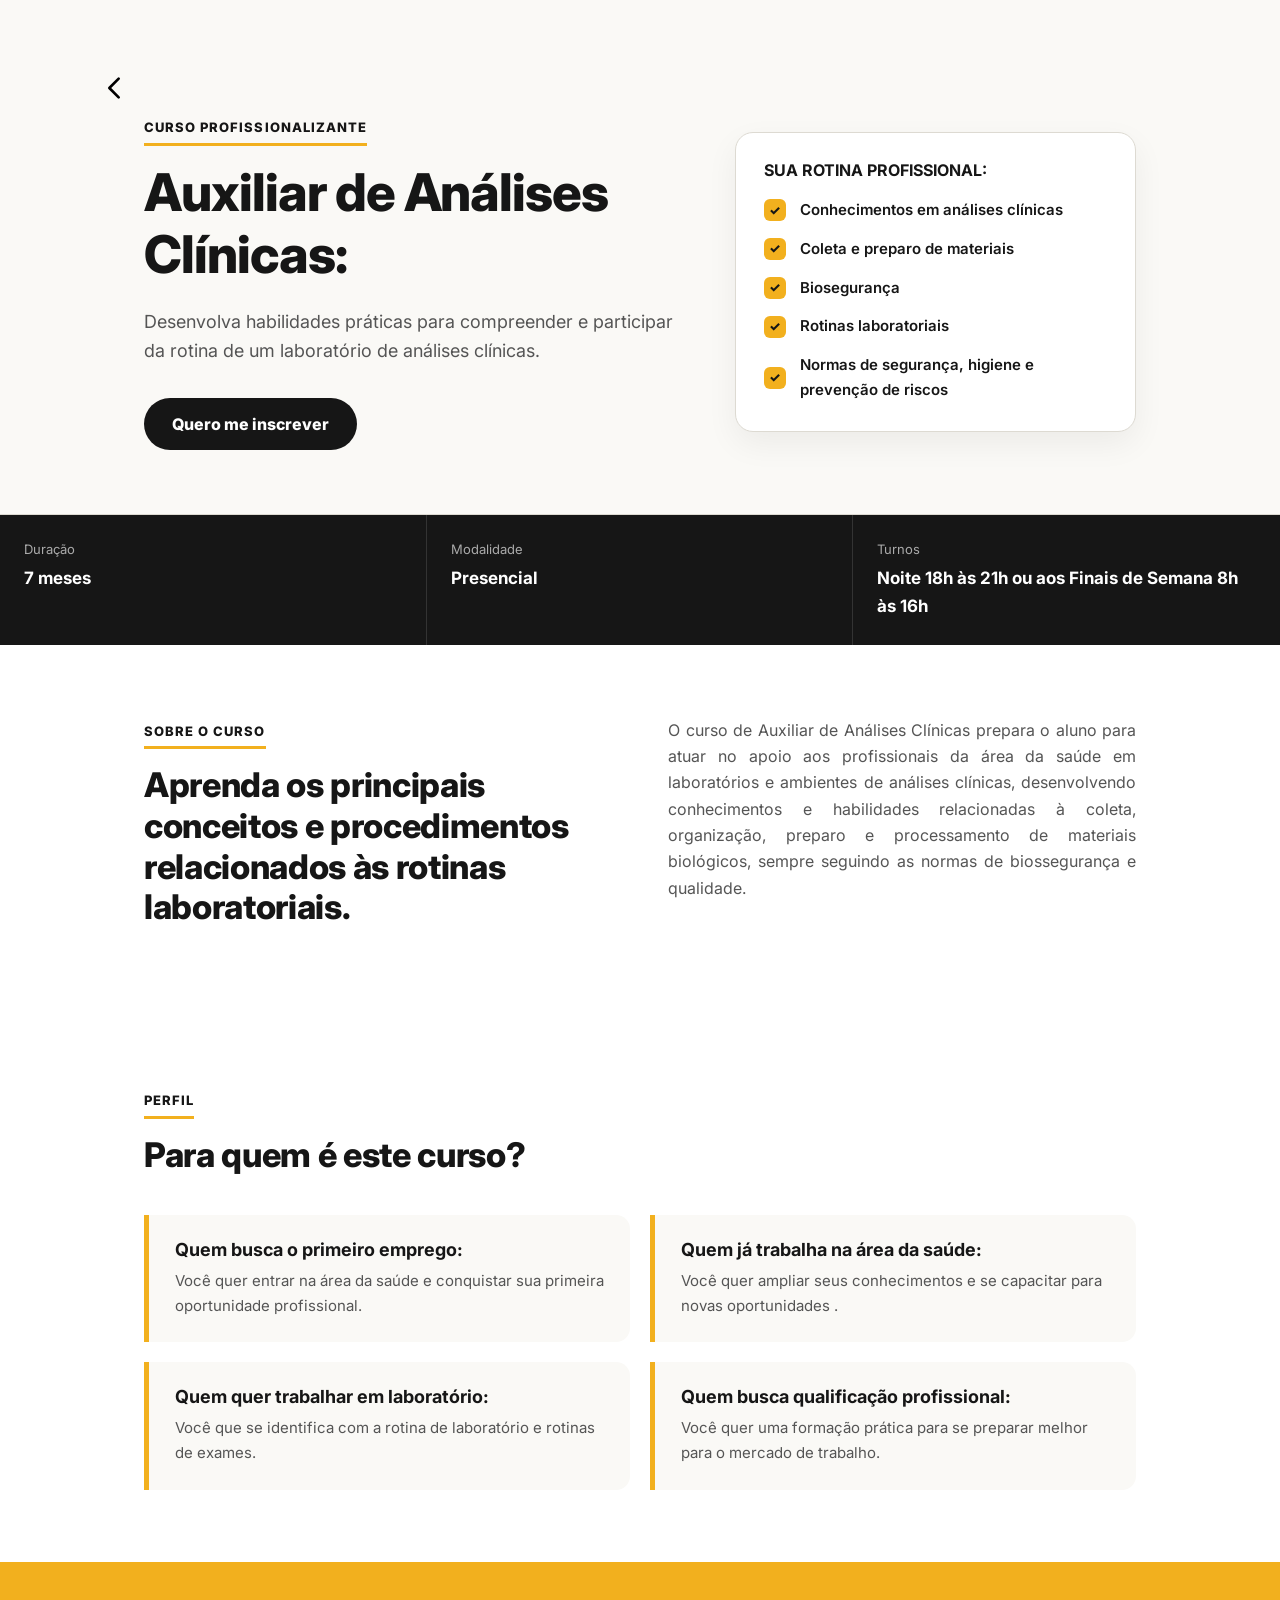
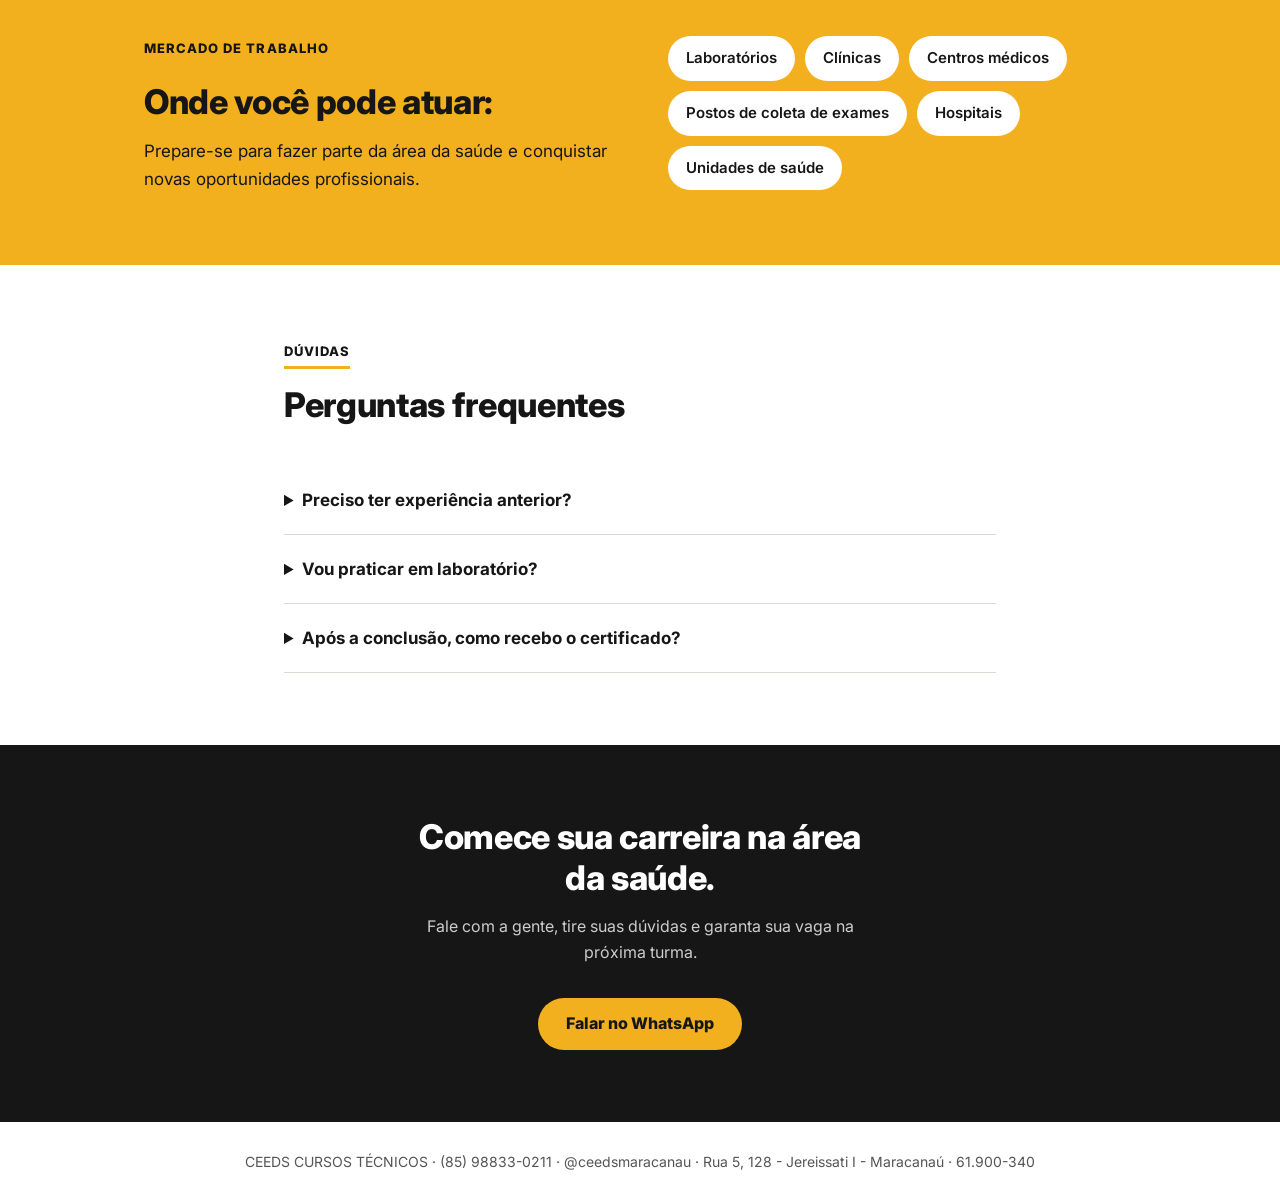
<file: cursos/an.clinica.html>
<!DOCTYPE html>
<html lang="pt-BR">
<head>
    <meta charset="UTF-8">
    <meta name="viewport" content="width=device-width, initial-scale=1">
    <title>Curso de Análises Clínicas</title>
    <link href="https://fonts.googleapis.com/css2?family=Inter:wght@400;600;800&display=swap" rel="stylesheet">
    <style>
        :root {
            --yellow: #F2B01E;
            --black: #161616;
            --white: #fff;
            --gray-50: #FAF9F6;
            --gray-100: #F3F2EE;
            --gray-300: #DDDAD2;
            --gray-600: #555;
        }

        * {
            box-sizing: border-box;
            margin: 0;
            padding: 0
        }

        html {
            scroll-behavior: smooth
        }

        body {
            font-family: Inter, system-ui, sans-serif;
            color: var(--black);
            background: var(--white);
            line-height: 1.65;
            font-size: 16px;
            overflow-wrap: break-word
        }

        .wrap {
            max-width: 1040px;
            margin: 0 auto;
            padding: 0 24px
        }

        section {
            padding: 72px 0
        }

        h1,
        h2,
        h3 {
            line-height: 1.2
        }

        h1 {
            font-size: clamp(32px, 5.5vw, 52px);
            font-weight: 800;
            letter-spacing: -.02em
        }

        h2 {
            font-size: clamp(25px, 3.6vw, 34px);
            font-weight: 800;
            letter-spacing: -.01em;
            margin-bottom: 14px
        }

        h3 {
            font-size: 18px;
            font-weight: 700
        }

        .lead {
            font-size: 18px;
            color: var(--gray-600);
            max-width: 60ch
        }


        .icon svg {
            width: 24px;
            /* Um pouco menor no celular */
            height: 24px;
            margin: 0 0 5px 20px;
            /* Margem esquerda reduzida para telas pequenas */
            fill: none;
            stroke: #0f0f0f;
            stroke-width: 1.5;
            stroke-linecap: round;
            stroke-linejoin: round;
        }

        /* Configuração para Desktop (telas maiores que 768px) */
        @media (min-width: 768px) {
            .icon svg {
                width: 32px;
                height: 32px;
                margin: 0 0 2px 100px;
                /* Retorna ao seu design original */
            }
        }

        .kicker {
            display: inline-block;
            font-size: 13px;
            font-weight: 800;
            letter-spacing: .08em;
            text-transform: uppercase;
            margin-bottom: 16px;
            padding-bottom: 4px;
            border-bottom: 3px solid var(--yellow)
        }

        .resume p{
           text-align: justify;
        }

        .btn {
            display: inline-flex;
            align-items: center;
            justify-content: center;
            min-height: 52px;
            padding: 0 28px;
            border-radius: 50px;
            font-weight: 800;
            font-size: 16px;
            text-decoration: none;
            background: var(--yellow);
            color: var(--black);
            transition: .2s ease
        }

        .btn:hover {
            transform: translateY(-2px)
        }

        .btn:focus-visible {
            outline: 3px solid var(--black);
            outline-offset: 3px
        }

        .btn.dark {
            background: var(--black);
            color: var(--white)
        }

        .btn.dark:focus-visible {
            outline-color: var(--yellow)
        }

        /* HERO: texto à esquerda, painel à direita */
        .hero {
            padding: 72px 0 64px;
            background: var(--gray-50);
            border-bottom: 1px solid var(--gray-300)
        }

        .hero .wrap {
            display: grid;
            grid-template-columns: 1.15fr .85fr;
            gap: 48px;
            align-items: center
        }

        .hero h1 {
            margin-bottom: 20px
        }

        .hero .lead {
            margin-bottom: 32px
        }

        .panel {
            background: var(--white);
            border: 1px solid var(--gray-300);
            border-radius: 18px;
            padding: 28px;
            box-shadow: 0 12px 32px rgba(0, 0, 0, .06)
        }

        .panel h3 {
            margin-bottom: 18px;
            font-size: 16px
        }

        .panel ul {
            list-style: none;
            display: grid;
            gap: 14px
        }

        .panel li {
            display: flex;
            align-items: center;
            gap: 14px;
            font-size: 15px;
            font-weight: 600
        }

        .panel li i {
            flex: none;
            width: 22px;
            height: 22px;
            border-radius: 6px;
            background: var(--yellow);
            display: grid;
            place-items: center;
            font-style: normal;
            font-size: 13px;
            font-weight: 800
        }

        /* DADOS RÁPIDOS */
        .facts {
            display: grid;
            grid-template-columns: repeat(3, 1fr);
            gap: 0;
            background: var(--black);
            color: var(--white)
        }

        .facts div {
            padding: 24px;
            border-right: 1px solid #333
        }

        .facts div:last-child {
            border-right: none
        }

        .facts small {
            display: block;
            font-size: 13px;
            color: #aaa;
            margin-bottom: 4px
        }

        .facts b {
            font-size: 17px
        }

        /* SOBRE */
        .about {
            display: grid;
            grid-template-columns: 1fr 1fr;
            gap: 56px;
            align-items: start
        }

        .about p+p {
            margin-top: 16px
        }

        .about p {
            color: var(--gray-600)
        }

        /* MÓDULOS */
        .gray {
            background: var(--gray-50);
            border-top: 1px solid var(--gray-300);
            border-bottom: 1px solid var(--gray-300)
        }

        .sec-head {
            margin-bottom: 40px;
            max-width: 640px
        }

        .modules {
            display: grid;
            grid-template-columns: repeat(3, 1fr);
            gap: 20px
        }

        .module {
            background: var(--white);
            border: 1px solid var(--gray-300);
            border-radius: 16px;
            padding: 28px 24px
        }

        .module .n {
            display: block;
            font-size: 14px;
            font-weight: 800;
            margin-bottom: 14px;
            color: var(--black)
        }

        .module .n::after {
            content: "";
            display: block;
            width: 32px;
            height: 4px;
            background: var(--yellow);
            margin-top: 8px;
            border-radius: 2px
        }

        .module h3 {
            margin-bottom: 10px
        }

        .module p {
            font-size: 15px;
            color: var(--gray-600)
        }

        /* PERFIL */
        .profile {
            display: grid;
            grid-template-columns: repeat(2, 1fr);
            gap: 20px
        }

        .pcard {
            border-left: 5px solid var(--yellow);
            background: var(--gray-50);
            padding: 24px 26px;
            border-radius: 0 14px 14px 0
        }

        .pcard h3 {
            margin-bottom: 8px
        }

        .pcard p {
            font-size: 15px;
            color: var(--gray-600)
        }

        /* MERCADO */
        .market {
            background: var(--yellow)
        }

        .market .wrap {
            display: grid;
            grid-template-columns: 1fr 1fr;
            gap: 56px;
            align-items: center
        }

        .market p {
            font-size: 17px
        }

        .areas {
            display: flex;
            flex-wrap: wrap;
            gap: 10px
        }

        .areas span {
            background: var(--white);
            border-radius: 50px;
            padding: 10px 18px;
            font-weight: 600;
            font-size: 15px
        }

        /* FAQ */
        .faq {
            max-width: 760px
        }

        details {
            border-bottom: 1px solid var(--gray-300);
            padding: 20px 0
        }

        summary {
            font-weight: 700;
            cursor: pointer;
            font-size: 17px
        }

        details p {
            margin-top: 10px;
            color: var(--gray-600)
        }

        /* CTA */
        .cta {
            background: var(--black);
            color: var(--white);
            text-align: center
        }

        .cta h2 {
            max-width: 20ch;
            margin: 0 auto 14px
        }

        .cta p {
            color: #ccc;
            max-width: 48ch;
            margin: 0 auto 32px
        }

        footer {
            padding: 28px 0;
            font-size: 14px;
            color: var(--gray-600);
            text-align: center
        }

        @media(max-width:860px) {
            section {
                padding: 56px 0
            }

            .hero .wrap,
            .about,
            .market .wrap {
                grid-template-columns: 1fr;
                gap: 32px
            }

            .modules,
            .profile {
                grid-template-columns: 1fr
            }

            .facts {
                grid-template-columns: 1fr
            }

            .facts div {
                border-right: none;
                border-bottom: 1px solid #333
            }

            .facts div:last-child {
                border-bottom: none
            }
        }

        @media(prefers-reduced-motion:reduce) {
            html {
                scroll-behavior: auto
            }

            .btn {
                transition: none
            }
        }
    </style>
</head>

<body>

    <header class="hero">
        <a href="../index.html#cursos" class="icon"><svg viewBox="0 0 24 24" xmlns="http://www.w3.org/2000/svg" fill="none">
                <g id="SVGRepo_bgCarrier" stroke-width="0"></g>
                <g id="SVGRepo_tracerCarrier" stroke-linecap="round" stroke-linejoin="round"></g>
                <g id="SVGRepo_iconCarrier">
                    <path stroke="#000000" stroke-linecap="round" stroke-linejoin="round" stroke-width="2"
                        d="M14 5l-7 7 7 7"></path>
                </g>
            </svg>
        </a>
        <div class="wrap">

            <div>
                <span class="kicker">Curso profissionalizante</span>
                <h1>Auxiliar de Análises Clínicas:</h1>
                <p class="lead">Desenvolva habilidades práticas para compreender e participar da rotina de um laboratório de análises clínicas.</p>
                <a class="btn dark" href="https://wa.me/5585988330211">Quero me inscrever</a>
            </div>
            <aside class="panel" aria-label="Exemplo da rotina de trabalho">
                <h3>SUA ROTINA PROFISSIONAL:</h3>
                <ul>
                    <li><i>✓</i>Conhecimentos em análises clínicas</li>
                    <li><i>✓</i>Coleta e preparo de materiais</li>
                    <li><i>✓</i>Biosegurança</li>
                    <li><i>✓</i>Rotinas laboratoriais</li>
                    <li><i>✓</i>Normas de segurança, higiene e prevenção de riscos</li>
                </ul>
            </aside>
        </div>
    </header>

    <div class="facts">
        <div><small>Duração</small><b>7 meses</b></div>
        <div><small>Modalidade</small><b>Presencial</b></div>
        <div><small>Turnos</small><b>Noite 18h às 21h  ou aos Finais de Semana 8h às 16h</b></div>
    </div>

    <section>
        <div class="wrap about">
            <div>
                <span class="kicker">Sobre o curso</span>
                <h2>Aprenda os principais conceitos e procedimentos relacionados às rotinas laboratoriais.</h2>
            </div>
            <div class="resume">
                <p>O curso de Auxiliar de Análises Clínicas prepara o aluno para atuar no apoio aos profissionais da área da saúde em laboratórios e ambientes de análises clínicas, desenvolvendo conhecimentos e habilidades relacionadas à coleta, organização, preparo e processamento de materiais biológicos, sempre seguindo as normas de biossegurança e qualidade.</p>
            </div>
        </div>
    </section>

   
    <section>
        <div class="wrap">
            <div class="sec-head">
                <span class="kicker">Perfil</span>
                <h2>Para quem é este curso?</h2>
            </div>
            <div class="profile">
                <div class="pcard">
                    <h3>Quem busca o primeiro emprego:</h3>
                    <p>Você quer entrar na área da saúde e conquistar sua primeira oportunidade profissional.</p>
                </div>
                <div class="pcard">
                    <h3>Quem já trabalha na área da saúde:</h3>
                    <p>Você quer ampliar seus conhecimentos e se capacitar para novas oportunidades .</p>
                </div>
                <div class="pcard">
                    <h3>Quem quer trabalhar em laboratório:</h3>
                    <p>Você que se identifica com a rotina de laboratório e rotinas de exames.</p>
                </div>
                <div class="pcard">
                    <h3>Quem busca qualificação profissional:</h3>
                    <p>Você quer uma formação prática para se preparar melhor para o mercado de trabalho.</p>
                </div>
            </div>
        </div>
    </section>

    <section class="market">
        <div class="wrap">
            <div>
                <span class="kicker">Mercado de trabalho</span>
                <h2>Onde você pode atuar:</h2>
                <p>Prepare-se para fazer parte da área da saúde e conquistar novas oportunidades profissionais.</p>
            </div>
            <div class="areas">
                <span>Laboratórios</span><span>Clínicas</span><span>Centros médicos</span><span>Postos de coleta de exames</span><span>Hospitais</span><span>Unidades de saúde</span>
            </div>
        </div>
    </section>

    <section>
        <div class="wrap faq">
            <div class="sec-head">
                <span class="kicker">Dúvidas</span>
                <h2>Perguntas frequentes</h2>
            </div>
            <details>
                <summary>Preciso ter experiência anterior?</summary>
                <p>Não, o curso irá lhe qualificar para obter conhecimentos e desenvolver na prática a sua experiência.</p>
            </details>
            <details>
                <summary>Vou praticar em laboratório?</summary>
                <p>As aulas práticas são realizadas em laboratório.</p>
            </details>
            <details>
                <summary>Após a conclusão, como recebo o certificado?</summary>
                <p>O certificado será digital e enviado ao email após a conclusão do curso.</p>
            </details>
        </div>
    </section>

    <section class="cta" id="inscricao">
        <div class="wrap">
            <h2>Comece sua carreira na área da saúde.</h2>
            <p>Fale com a gente, tire suas dúvidas e garanta sua vaga na próxima turma.</p>
            <a class="btn" href="https://wa.me/5585988330211">Falar no WhatsApp</a>
        </div>
    </section>

    <footer>
        <div class="wrap">CEEDS CURSOS TÉCNICOS · (85) 98833-0211 · @ceedsmaracanau · Rua 5, 128 - Jereissati I - Maracanaú · 61.900-340 </div>
    </footer>

</body>

</html>
</file>
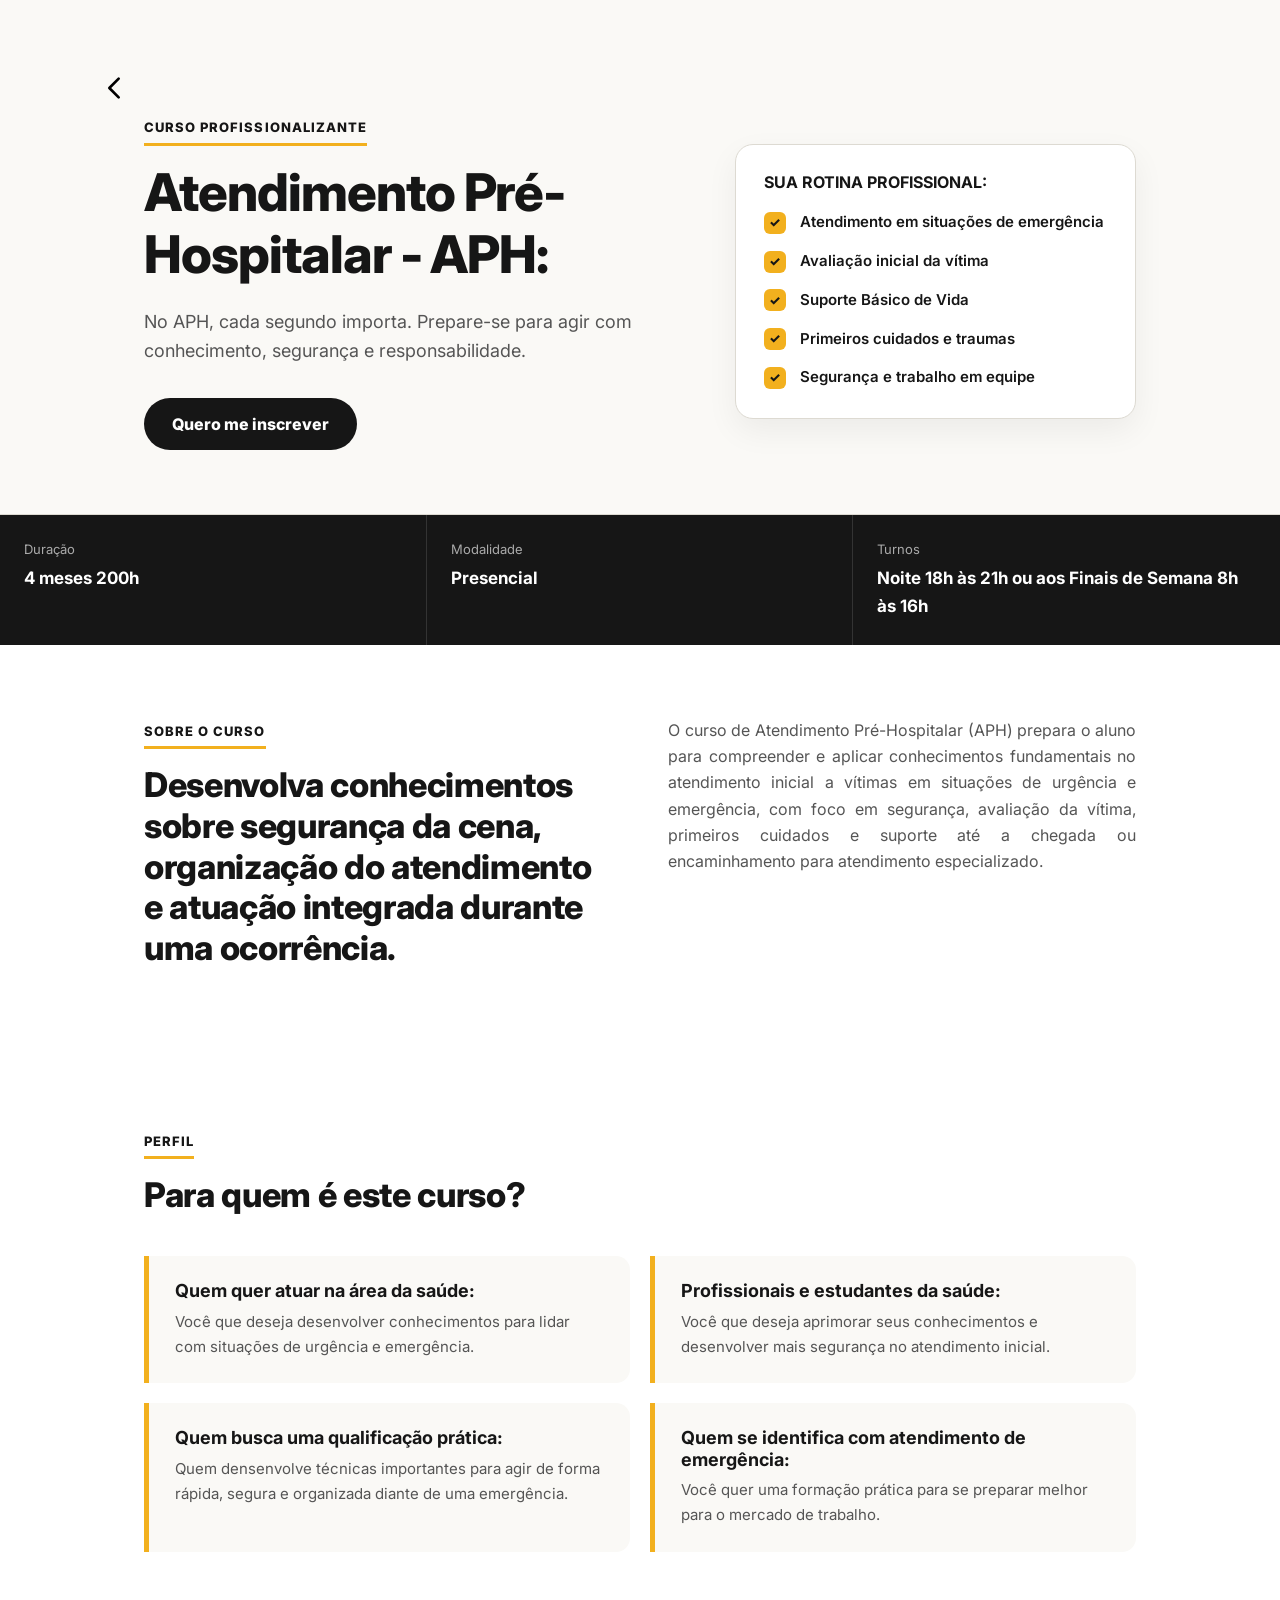
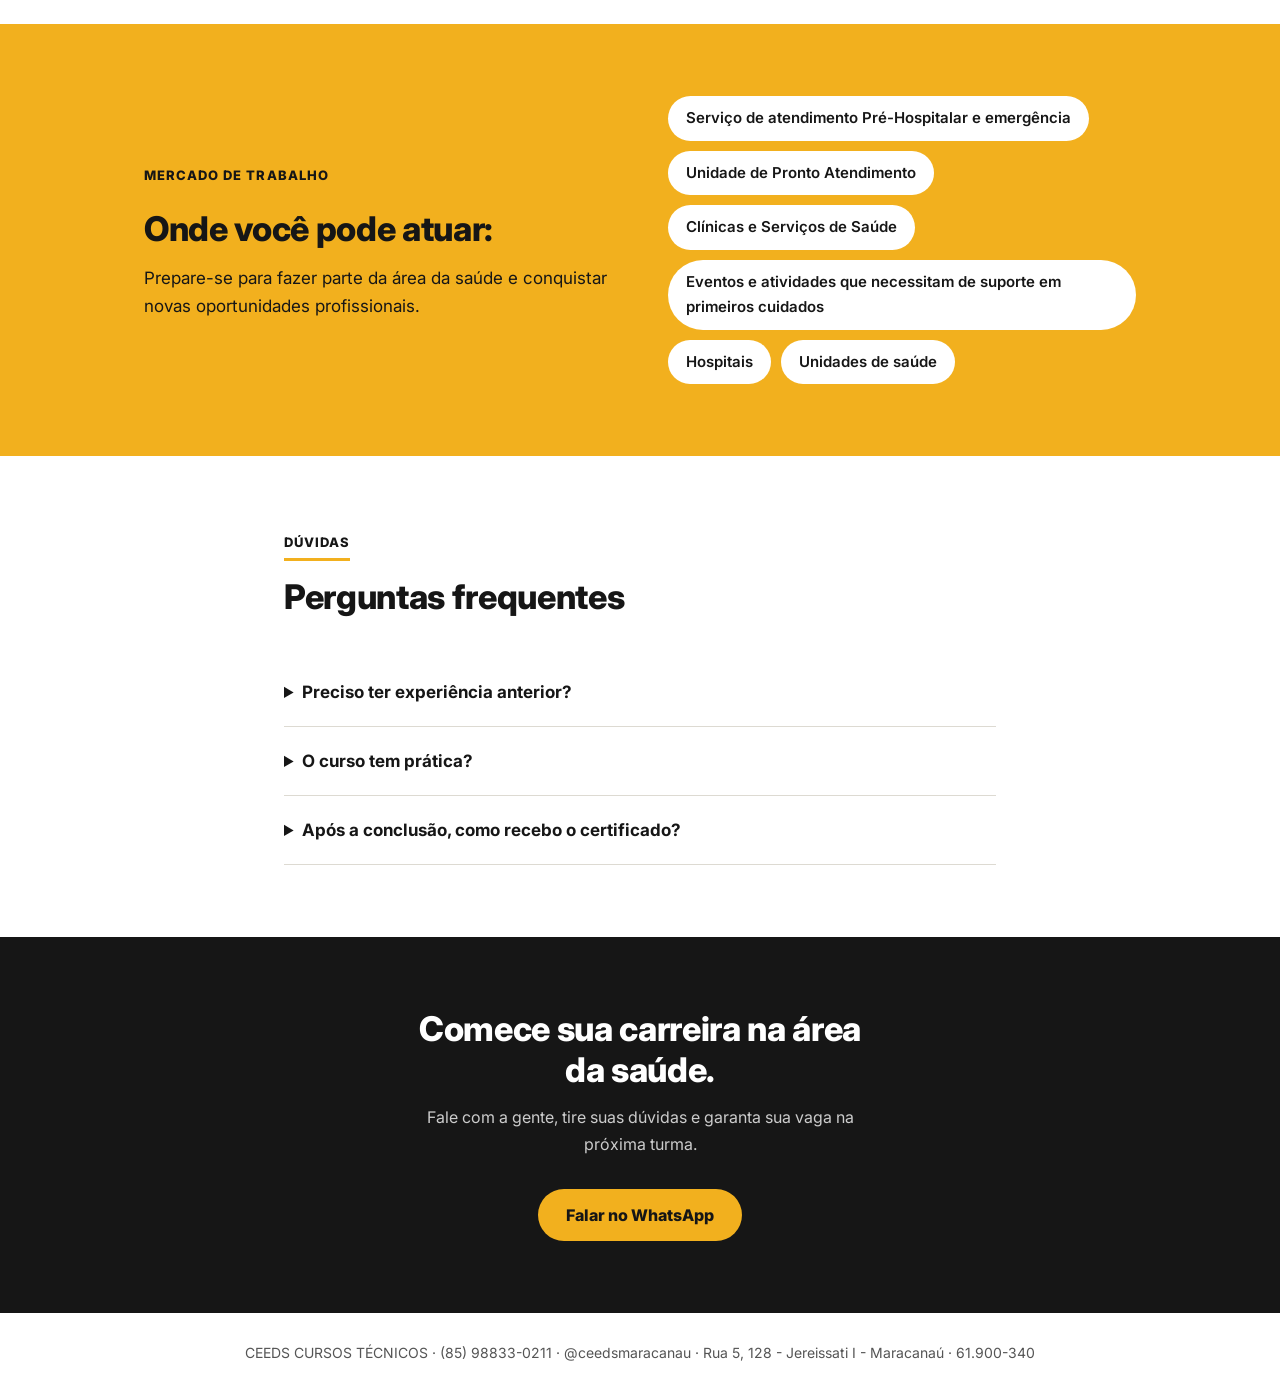
<file: cursos/aph.html>
<!DOCTYPE html>
<html lang="pt-BR">

<head>
    <meta charset="UTF-8">
    <meta name="viewport" content="width=device-width, initial-scale=1">
    <title>Curso de Atendimento Pré-Hospitalar</title>
    <link href="https://fonts.googleapis.com/css2?family=Inter:wght@400;600;800&display=swap" rel="stylesheet">
    <style>
        :root {
            --yellow: #F2B01E;
            --black: #161616;
            --white: #fff;
            --gray-50: #FAF9F6;
            --gray-100: #F3F2EE;
            --gray-300: #DDDAD2;
            --gray-600: #555;
        }

        * {
            box-sizing: border-box;
            margin: 0;
            padding: 0
        }

        html {
            scroll-behavior: smooth
        }

        body {
            font-family: Inter, system-ui, sans-serif;
            color: var(--black);
            background: var(--white);
            line-height: 1.65;
            font-size: 16px;
            overflow-wrap: break-word
        }

        .wrap {
            max-width: 1040px;
            margin: 0 auto;
            padding: 0 24px
        }

        section {
            padding: 72px 0
        }

        h1,
        h2,
        h3 {
            line-height: 1.2
        }

        h1 {
            font-size: clamp(32px, 5.5vw, 52px);
            font-weight: 800;
            letter-spacing: -.02em
        }

        h2 {
            font-size: clamp(25px, 3.6vw, 34px);
            font-weight: 800;
            letter-spacing: -.01em;
            margin-bottom: 14px
        }

        h3 {
            font-size: 18px;
            font-weight: 700
        }

        .lead {
            font-size: 18px;
            color: var(--gray-600);
            max-width: 60ch
        }


        .icon svg {
            width: 24px;
            /* Um pouco menor no celular */
            height: 24px;
            margin: 0 0 5px 20px;
            /* Margem esquerda reduzida para telas pequenas */
            fill: none;
            stroke: #0f0f0f;
            stroke-width: 1.5;
            stroke-linecap: round;
            stroke-linejoin: round;
        }

        /* Configuração para Desktop (telas maiores que 768px) */
        @media (min-width: 768px) {
            .icon svg {
                width: 32px;
                height: 32px;
                margin: 0 0 2px 100px;
                /* Retorna ao seu design original */
            }
        }

        .kicker {
            display: inline-block;
            font-size: 13px;
            font-weight: 800;
            letter-spacing: .08em;
            text-transform: uppercase;
            margin-bottom: 16px;
            padding-bottom: 4px;
            border-bottom: 3px solid var(--yellow)
        }

        .resume p{
           text-align: justify;
        }

        .btn {
            display: inline-flex;
            align-items: center;
            justify-content: center;
            min-height: 52px;
            padding: 0 28px;
            border-radius: 50px;
            font-weight: 800;
            font-size: 16px;
            text-decoration: none;
            background: var(--yellow);
            color: var(--black);
            transition: .2s ease
        }

        .btn:hover {
            transform: translateY(-2px)
        }

        .btn:focus-visible {
            outline: 3px solid var(--black);
            outline-offset: 3px
        }

        .btn.dark {
            background: var(--black);
            color: var(--white)
        }

        .btn.dark:focus-visible {
            outline-color: var(--yellow)
        }

        /* HERO: texto à esquerda, painel à direita */
        .hero {
            padding: 72px 0 64px;
            background: var(--gray-50);
            border-bottom: 1px solid var(--gray-300)
        }

        .hero .wrap {
            display: grid;
            grid-template-columns: 1.15fr .85fr;
            gap: 48px;
            align-items: center
        }

        .hero h1 {
            margin-bottom: 20px
        }

        .hero .lead {
            margin-bottom: 32px
        }

        .panel {
            background: var(--white);
            border: 1px solid var(--gray-300);
            border-radius: 18px;
            padding: 28px;
            box-shadow: 0 12px 32px rgba(0, 0, 0, .06)
        }

        .panel h3 {
            margin-bottom: 18px;
            font-size: 16px
        }

        .panel ul {
            list-style: none;
            display: grid;
            gap: 14px
        }

        .panel li {
            display: flex;
            align-items: center;
            gap: 14px;
            font-size: 15px;
            font-weight: 600
        }

        .panel li i {
            flex: none;
            width: 22px;
            height: 22px;
            border-radius: 6px;
            background: var(--yellow);
            display: grid;
            place-items: center;
            font-style: normal;
            font-size: 13px;
            font-weight: 800
        }

        /* DADOS RÁPIDOS */
        .facts {
            display: grid;
            grid-template-columns: repeat(3, 1fr);
            gap: 0;
            background: var(--black);
            color: var(--white)
        }

        .facts div {
            padding: 24px;
            border-right: 1px solid #333
        }

        .facts div:last-child {
            border-right: none
        }

        .facts small {
            display: block;
            font-size: 13px;
            color: #aaa;
            margin-bottom: 4px
        }

        .facts b {
            font-size: 17px
        }

        /* SOBRE */
        .about {
            display: grid;
            grid-template-columns: 1fr 1fr;
            gap: 56px;
            align-items: start
        }

        .about p+p {
            margin-top: 16px
        }

        .about p {
            color: var(--gray-600)
        }

        /* MÓDULOS */
        .gray {
            background: var(--gray-50);
            border-top: 1px solid var(--gray-300);
            border-bottom: 1px solid var(--gray-300)
        }

        .sec-head {
            margin-bottom: 40px;
            max-width: 640px
        }

        .modules {
            display: grid;
            grid-template-columns: repeat(3, 1fr);
            gap: 20px
        }

        .module {
            background: var(--white);
            border: 1px solid var(--gray-300);
            border-radius: 16px;
            padding: 28px 24px
        }

        .module .n {
            display: block;
            font-size: 14px;
            font-weight: 800;
            margin-bottom: 14px;
            color: var(--black)
        }

        .module .n::after {
            content: "";
            display: block;
            width: 32px;
            height: 4px;
            background: var(--yellow);
            margin-top: 8px;
            border-radius: 2px
        }

        .module h3 {
            margin-bottom: 10px
        }

        .module p {
            font-size: 15px;
            color: var(--gray-600)
        }

        /* PERFIL */
        .profile {
            display: grid;
            grid-template-columns: repeat(2, 1fr);
            gap: 20px
        }

        .pcard {
            border-left: 5px solid var(--yellow);
            background: var(--gray-50);
            padding: 24px 26px;
            border-radius: 0 14px 14px 0
        }

        .pcard h3 {
            margin-bottom: 8px
        }

        .pcard p {
            font-size: 15px;
            color: var(--gray-600)
        }

        /* MERCADO */
        .market {
            background: var(--yellow)
        }

        .market .wrap {
            display: grid;
            grid-template-columns: 1fr 1fr;
            gap: 56px;
            align-items: center
        }

        .market p {
            font-size: 17px
        }

        .areas {
            display: flex;
            flex-wrap: wrap;
            gap: 10px
        }

        .areas span {
            background: var(--white);
            border-radius: 50px;
            padding: 10px 18px;
            font-weight: 600;
            font-size: 15px
        }

        /* FAQ */
        .faq {
            max-width: 760px
        }

        details {
            border-bottom: 1px solid var(--gray-300);
            padding: 20px 0
        }

        summary {
            font-weight: 700;
            cursor: pointer;
            font-size: 17px
        }

        details p {
            margin-top: 10px;
            color: var(--gray-600)
        }

        /* CTA */
        .cta {
            background: var(--black);
            color: var(--white);
            text-align: center
        }

        .cta h2 {
            max-width: 20ch;
            margin: 0 auto 14px
        }

        .cta p {
            color: #ccc;
            max-width: 48ch;
            margin: 0 auto 32px
        }

        footer {
            padding: 28px 0;
            font-size: 14px;
            color: var(--gray-600);
            text-align: center
        }

        @media(max-width:860px) {
            section {
                padding: 56px 0
            }

            .hero .wrap,
            .about,
            .market .wrap {
                grid-template-columns: 1fr;
                gap: 32px
            }

            .modules,
            .profile {
                grid-template-columns: 1fr
            }

            .facts {
                grid-template-columns: 1fr
            }

            .facts div {
                border-right: none;
                border-bottom: 1px solid #333
            }

            .facts div:last-child {
                border-bottom: none
            }
        }

        @media(prefers-reduced-motion:reduce) {
            html {
                scroll-behavior: auto
            }

            .btn {
                transition: none
            }
        }
    </style>
</head>

<body>

    <header class="hero">
        <a href="../index.html#cursos" class="icon"><svg viewBox="0 0 24 24" xmlns="http://www.w3.org/2000/svg" fill="none">
                <g id="SVGRepo_bgCarrier" stroke-width="0"></g>
                <g id="SVGRepo_tracerCarrier" stroke-linecap="round" stroke-linejoin="round"></g>
                <g id="SVGRepo_iconCarrier">
                    <path stroke="#000000" stroke-linecap="round" stroke-linejoin="round" stroke-width="2"
                        d="M14 5l-7 7 7 7"></path>
                </g>
            </svg>
        </a>
        <div class="wrap">

            <div>
                <span class="kicker">Curso profissionalizante</span>
                <h1>Atendimento Pré-Hospitalar - APH:</h1>
                <p class="lead">No APH, cada segundo importa. Prepare-se para agir com conhecimento, segurança e responsabilidade.</p>
                <a class="btn dark" href="https://wa.me/5585988330211">Quero me inscrever</a>
            </div>
            <aside class="panel" aria-label="Exemplo da rotina de trabalho">
                <h3>SUA ROTINA PROFISSIONAL:</h3>
                <ul>
                    <li><i>✓</i>Atendimento em situações de emergência</li>
                    <li><i>✓</i>Avaliação inicial da vítima</li>
                    <li><i>✓</i>Suporte Básico de Vida</li>
                    <li><i>✓</i>Primeiros cuidados e traumas</li>
                    <li><i>✓</i>Segurança e trabalho em equipe</li>
                </ul>
            </aside>
        </div>
    </header>

    <div class="facts">
        <div><small>Duração</small><b>4 meses 200h</b></div>
        <div><small>Modalidade</small><b>Presencial</b></div>
        <div><small>Turnos</small><b>Noite 18h às 21h  ou aos Finais de Semana 8h às 16h</b></div>
    </div>

    <section>
        <div class="wrap about">
            <div>
                <span class="kicker">Sobre o curso</span>
                <h2>Desenvolva conhecimentos sobre segurança da cena, organização do atendimento e atuação integrada durante uma ocorrência.</h2>
            </div>
            <div class="resume">
                <p>O curso de Atendimento Pré-Hospitalar (APH) prepara o aluno para compreender e aplicar conhecimentos fundamentais no atendimento inicial a vítimas em situações de urgência e emergência, com foco em segurança, avaliação da vítima, primeiros cuidados e suporte até a chegada ou encaminhamento para atendimento especializado.</p>
            </div>
        </div>
    </section>

   
    <section>
        <div class="wrap">
            <div class="sec-head">
                <span class="kicker">Perfil</span>
                <h2>Para quem é este curso?</h2>
            </div>
            <div class="profile">
                <div class="pcard">
                    <h3>Quem quer atuar na área da saúde:</h3>
                    <p>Você que deseja desenvolver conhecimentos para lidar com situações de urgência e emergência.</p>
                </div>
                <div class="pcard">
                    <h3>Profissionais e estudantes da saúde:</h3>
                    <p>Você que deseja aprimorar seus conhecimentos e desenvolver mais segurança no atendimento inicial.</p>
                </div>
                <div class="pcard">
                    <h3>Quem busca uma qualificação prática:</h3>
                    <p>Quem densenvolve técnicas importantes para agir de forma rápida, segura e organizada diante de uma emergência.</p>
                </div>
                <div class="pcard">
                    <h3>Quem se identifica com atendimento de emergência:</h3>
                    <p>Você quer uma formação prática para se preparar melhor para o mercado de trabalho.</p>
                </div>
            </div>
        </div>
    </section>

    <section class="market">
        <div class="wrap">
            <div>
                <span class="kicker">Mercado de trabalho</span>
                <h2>Onde você pode atuar:</h2>
                <p>Prepare-se para fazer parte da área da saúde e conquistar novas oportunidades profissionais.</p>
            </div>
            <div class="areas">
                <span>Serviço de atendimento Pré-Hospitalar e emergência</span><span>Unidade de Pronto Atendimento</span><span>Clínicas e Serviços de Saúde</span><span>Eventos e atividades que necessitam de suporte em primeiros cuidados</span><span>Hospitais</span><span>Unidades de saúde</span>
            </div>
        </div>        
    </section>

    <section>
        <div class="wrap faq">
            <div class="sec-head">
                <span class="kicker">Dúvidas</span>
                <h2>Perguntas frequentes</h2>
            </div>
            <details>
                <summary>Preciso ter experiência anterior?</summary>
                <p>Não, o curso irá lhe qualificar para obter conhecimentos e desenvolver na prática a sua experiência.</p>
            </details>

            <details>
                <summary>O curso tem prática?</summary>
                <p>Sim. As aulas são realizadas em laboratório com simulações práticas.</p>
            </details>
            <details>
                <summary>Após a conclusão, como recebo o certificado?</summary>
                <p>O certificado será digital e enviado ao email após a conclusão do curso.</p>
            </details>
        </div>
    </section>

    <section class="cta" id="inscricao">
        <div class="wrap">
            <h2>Comece sua carreira na área da saúde.</h2>
            <p>Fale com a gente, tire suas dúvidas e garanta sua vaga na próxima turma.</p>
            <a class="btn" href="https://wa.me/5585988330211">Falar no WhatsApp</a>
        </div>
    </section>

    <footer>
        <div class="wrap">CEEDS CURSOS TÉCNICOS · (85) 98833-0211 · @ceedsmaracanau · Rua 5, 128 - Jereissati I - Maracanaú · 61.900-340 </div>
    </footer>

</body>

</html>
</file>
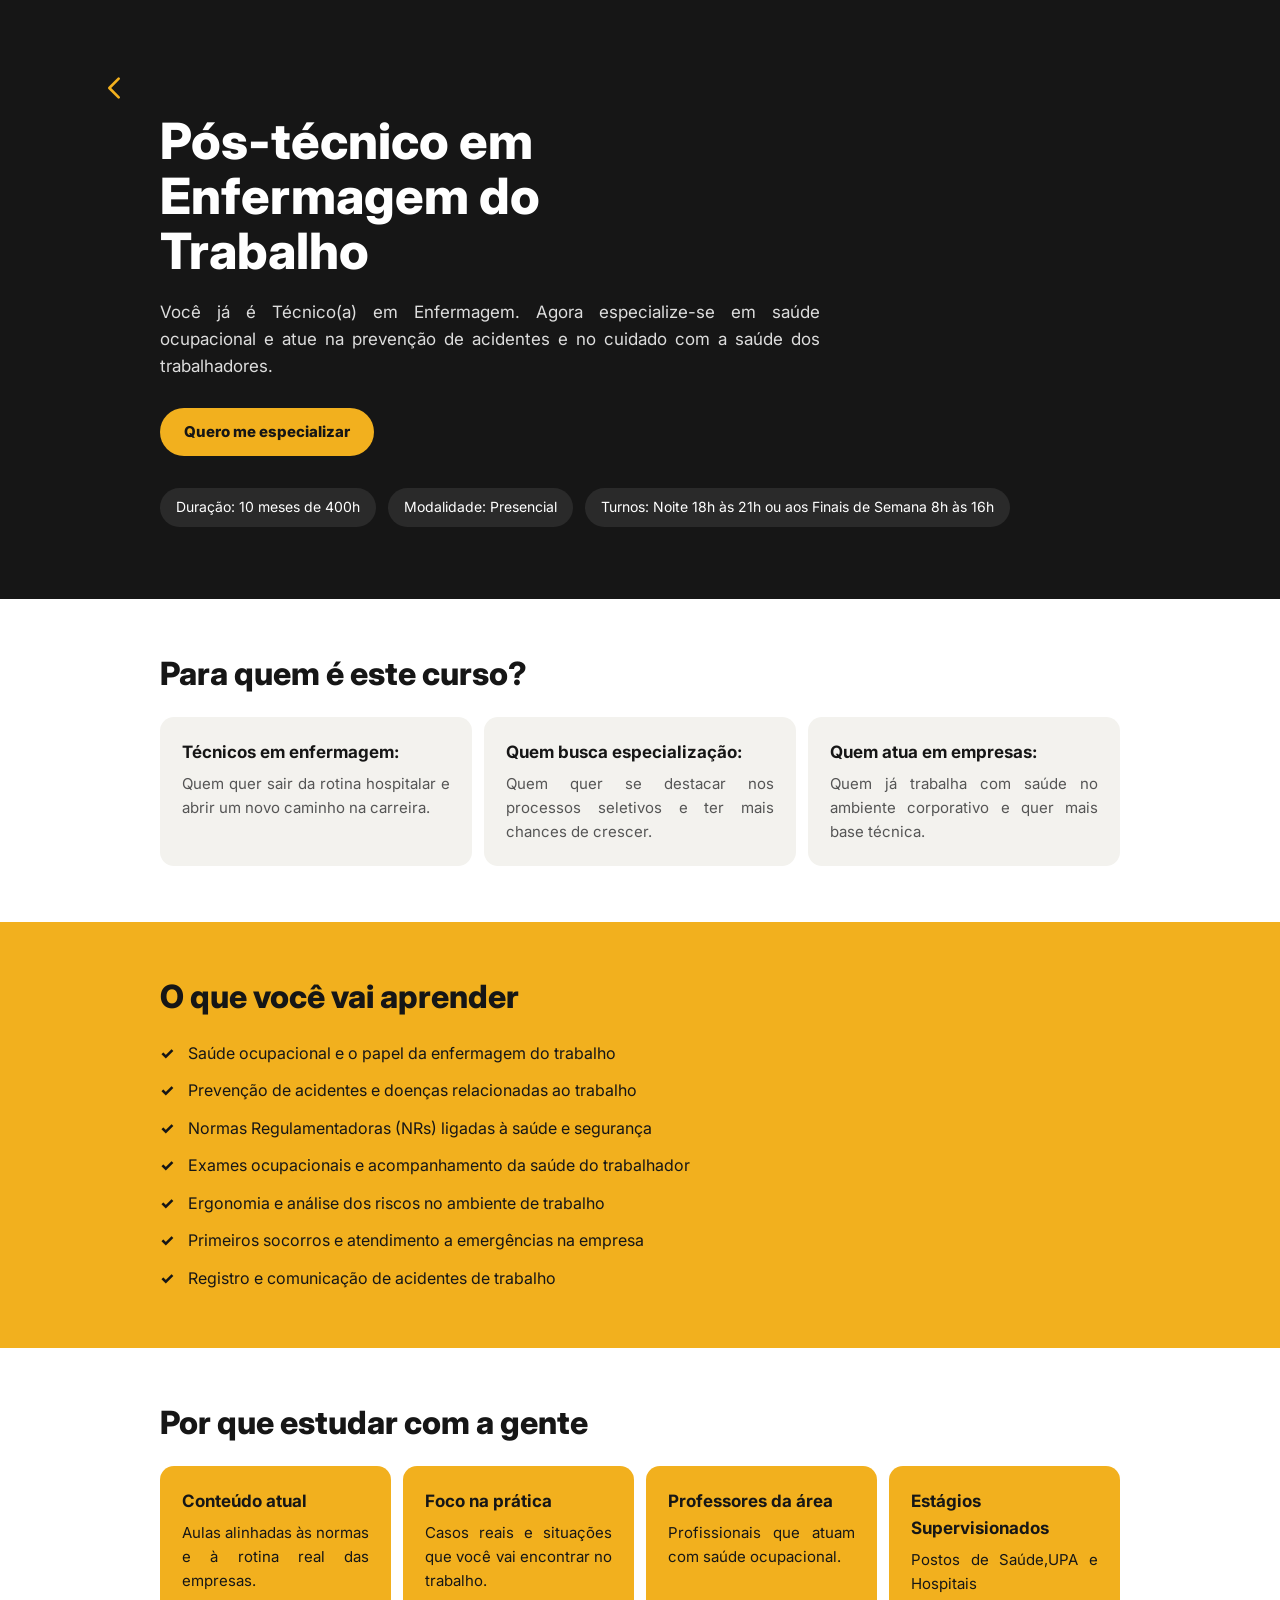
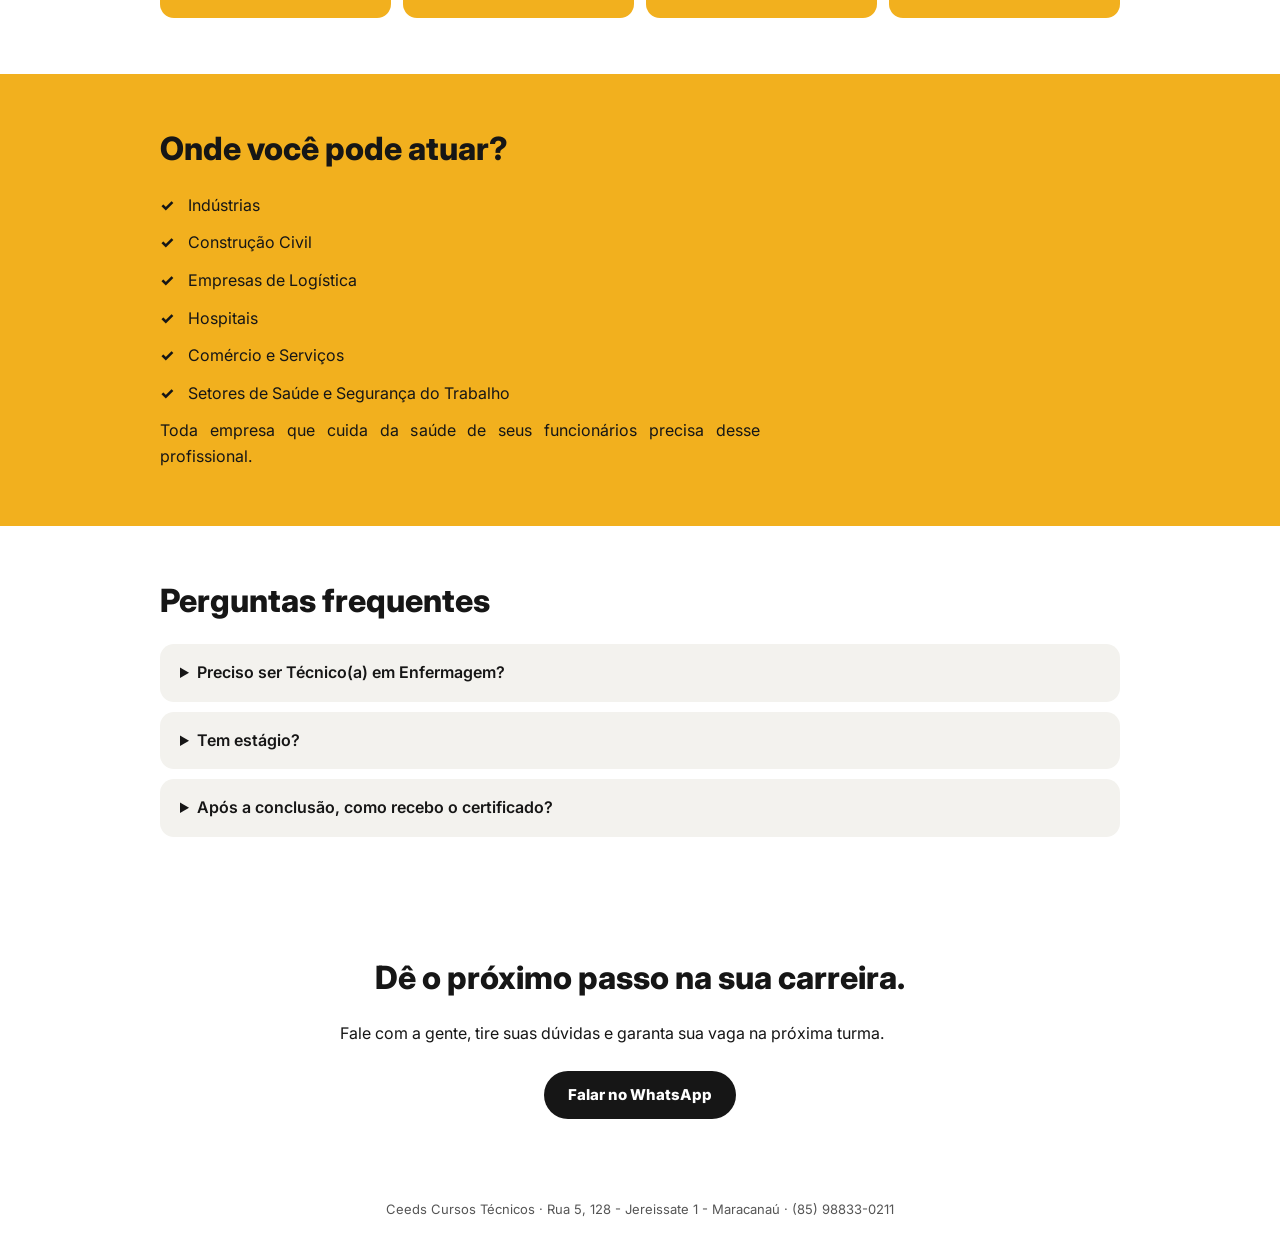
<file: cursos/enf.trabalho.html>
<!DOCTYPE html>
<html lang="pt-BR">
<head>
    <meta charset="UTF-8">
    <meta name="viewport" content="width=device-width, initial-scale=1">
    <title>Pós-técnico em Enfermagem do Trabalho</title>
    <link href="https://fonts.googleapis.com/css2?family=Inter:wght@400;600;800&display=swap" rel="stylesheet">
    <style>
        :root {
            --yellow: #F2B01E;
            --black: #161616;
            --white: #fff;
            --gray-100: #F3F2EE;
            --gray-600: #555;
        }

        * {
            box-sizing: border-box;
            margin: 0;
            padding: 0
        }

        body {
            font-family: Inter, system-ui, sans-serif;
            color: var(--black);
            background: var(--white);
            line-height: 1.6
        }

        .icon svg {
            width: 24px;
            /* Um pouco menor no celular */
            height: 24px;
            margin: 0 0 5px 20px;
            /* Margem esquerda reduzida para telas pequenas */
            fill: none;
            stroke: #fffefe;
            stroke-width: 1.5;
            stroke-linecap: round;
            stroke-linejoin: round;
        }

        /* Configuração para Desktop (telas maiores que 768px) */
        @media (min-width: 768px) {
            .icon svg {
                width: 32px;
                height: 32px;
                margin: 0 0 2px 100px;
                /* Retorna ao seu design original */
            }
        }

        .wrap {
            max-width: 1000px;
            margin: 0 auto;
            padding: 0 20px
        }

        .wrap p{
            text-align: justify;
        }

        
        #atuacao{
            padding:20px;
            text-align: justify;
        }

        section {
            padding: 56px 0
        }

        h1 {
            font-size: clamp(30px, 6vw, 50px);
            line-height: 1.1;
            font-weight: 800;
            max-width: 18ch
        }

        h2 {
            font-size: clamp(24px, 4vw, 32px);
            line-height: 1.2;
            font-weight: 800;
            margin-bottom: 24px
        }

        p {
            max-width: 60ch
        }

        .hero {
            background: var(--black);
            color: var(--white);
            padding: 72px 0
        }

        .hero p {
            color: #ddd;
            margin: 20px 0 28px;
            font-size: 17px
        }

        .btn {
            display: inline-flex;
            align-items: center;
            justify-content: center;
            min-height: 48px;
            padding: 0 24px;
            border-radius: 50px;
            font-weight: 800;
            font-size: 15px;
            text-decoration: none;
            background: var(--yellow);
            color: var(--black);
            transition: .2s ease
        }

        .btn:hover {
            transform: translateY(-2px)
        }

        .btn:focus-visible {
            outline: 3px solid var(--white);
            outline-offset: 3px
        }

        .facts {
            display: flex;
            flex-wrap: wrap;
            gap: 12px;
            margin-top: 32px
        }

        .facts span {
            background: #2a2a2a;
            border-radius: 50px;
            padding: 8px 16px;
            font-size: 14px
        }

        .grid {
            display: grid;
            grid-template-columns: repeat(auto-fit, minmax(220px, 1fr));
            gap: 12px
        }

        .card {
            background: var(--gray-100);
            border-radius: 14px;
            padding: 22px
        }

        .card h3 {
            font-size: 17px;
            margin-bottom: 6px
        }

        .card p {
            font-size: 15px;
            color: var(--gray-600)
        }

        .card.yellow {
            background: var(--yellow)
        }

        .card.yellow p {
            color: var(--black)
        }

        .band {
            background: var(--yellow)
        }

        .list {
            list-style: none;
            display: grid;
            gap: 12px
        }

        .list li {
            padding-left: 28px;
            position: relative
        }

        .list li::before {
            content: "✓";
            position: absolute;
            left: 0;
            font-weight: 800
        }

        details {
            background: var(--gray-100);
            border-radius: 14px;
            padding: 16px 20px;
            margin-bottom: 10px
        }

        summary {
            font-weight: 600;
            cursor: pointer
        }

        details p {
            margin-top: 10px;
            color: var(--gray-600)
        }

        .cta {
            text-align: center
        }

        .cta p {
            margin: 0 auto 24px
        }

        .cta .btn {
            background: var(--black);
            color: var(--white)
        }

        footer {
            padding: 24px 0;
            font-size: 13px;
            color: var(--gray-600);
            text-align: center
        }

        @media(prefers-reduced-motion:reduce) {
            .btn {
                transition: none
            }
        }
    </style>
</head>

<body>

    <header class="hero">

        <a href="../index.html#cursos" class="icon"><svg viewBox="0 0 24 24" xmlns="http://www.w3.org/2000/svg" fill="none">
                <g id="SVGRepo_bgCarrier" stroke-width="0"></g>
                <g id="SVGRepo_tracerCarrier" stroke-linecap="round" stroke-linejoin="round"></g>
                <g id="SVGRepo_iconCarrier">
                    <path stroke="#F2B01E" stroke-linecap="round" stroke-linejoin="round" stroke-width="2"
                        d="M14 5l-7 7 7 7"></path>
                </g>
            </svg>
        </a>

        <div class="wrap">
            <h1>Pós-técnico em Enfermagem do Trabalho</h1>
            <p>Você já é Técnico(a) em Enfermagem. Agora especialize-se em saúde ocupacional e atue na prevenção de
                acidentes e no cuidado com a saúde dos trabalhadores.</p>
            <a class="btn" href="https://wa.me/5585988330211">Quero me especializar</a>
            <div class="facts">
                <span>Duração: 10 meses de 400h</span>
                 <span>Modalidade: Presencial</span>
                <span>Turnos: Noite 18h às 21h  ou aos Finais de Semana 8h às 16h</span>
            </div>
        </div>
    </header>

    <section>
        <div class="wrap">
            <h2>Para quem é este curso?</h2>
            <div class="grid">
                <div class="card">
                    <h3>Técnicos em enfermagem:</h3>
                    <p>Quem quer sair da rotina hospitalar e abrir um novo caminho na carreira.</p>
                </div>
                <div class="card">
                    <h3>Quem busca especialização:</h3>
                    <p>Quem quer se destacar nos processos seletivos e ter mais chances de crescer.</p>
                </div>
                <div class="card">
                    <h3>Quem atua em empresas:</h3>
                    <p>Quem já trabalha com saúde no ambiente corporativo e quer mais base técnica.</p>
                </div>
            </div>
        </div>
    </section>

    <section class="band">
        <div class="wrap">
            <h2>O que você vai aprender</h2>
            <ul class="list">
                <li>Saúde ocupacional e o papel da enfermagem do trabalho</li>
                <li>Prevenção de acidentes e doenças relacionadas ao trabalho</li>
                <li>Normas Regulamentadoras (NRs) ligadas à saúde e segurança</li>
                <li>Exames ocupacionais e acompanhamento da saúde do trabalhador</li>
                <li>Ergonomia e análise dos riscos no ambiente de trabalho</li>
                <li>Primeiros socorros e atendimento a emergências na empresa</li>
                <li>Registro e comunicação de acidentes de trabalho</li>
            </ul>
        </div>
    </section>

    <section>
        <div class="wrap">
            <h2>Por que estudar com a gente</h2>
            <div class="grid">
                <div class="card yellow">
                    <h3>Conteúdo atual</h3>
                    <p>Aulas alinhadas às normas e à rotina real das empresas.</p>
                </div>
                <div class="card yellow">
                    <h3>Foco na prática</h3>
                    <p>Casos reais e situações que você vai encontrar no trabalho.</p>
                </div>
                <div class="card yellow">
                    <h3>Professores da área</h3>
                    <p>Profissionais que atuam com saúde ocupacional.</p>
                </div>
                <div class="card yellow">
                    <h3>Estágios Supervisionados</h3>
                    <p>Postos de Saúde,UPA e Hospitais</p>
                </div>
            </div>
        </div>
    </section>

     <section class="band">
        <div class="wrap">
            <h2>Onde você pode atuar?</h2>
            <ul class="list">
                <li>Indústrias</li>
                <li>Construção Civil</li>
                <li>Empresas de Logística</li>
                <li>Hospitais</li>
                <li>Comércio e Serviços</li>
                <li>Setores de Saúde e Segurança do Trabalho</li>

               <p>Toda empresa que cuida da saúde de seus funcionários precisa desse
                profissional.</p>
            </ul>
        </div>
    </section>

    <section>
        <div class="wrap">
            <h2>Perguntas frequentes</h2>
            <details>
                <summary>Preciso ser Técnico(a) em Enfermagem?</summary>
                <p>Sim! Para obter a certificação da especialização técnica é necessário ter concluido o curso Técnico em Enfermagem.</p>
            </details>
 
            <details>
                <summary>Tem estágio?</summary>
                <p>Sim, os alunos realizam aulas teóricas e estágio curricular.</p>
            </details>
            <details>
                <summary>Após a conclusão, como recebo o certificado?</summary>
                <p>O certificado será digital e enviado ao email após a conclusão do curso.</p>
            </details>
        </div>
    </section>

    <section class="cta" id="inscricao">
        <div class="wrap">
            <h2>Dê o próximo passo na sua carreira.</h2>
            <p>Fale com a gente, tire suas dúvidas e garanta sua vaga na próxima turma.</p>
            <a class="btn" href="https://wa.me/5585988330211">Falar no WhatsApp</a>
        </div>
    </section>

    <footer>
        <div class="wrap">Ceeds Cursos Técnicos · Rua 5, 128 - Jereissate 1 - Maracanaú · (85) 98833-0211</div>
    </footer>

</body>

</html>
</file>
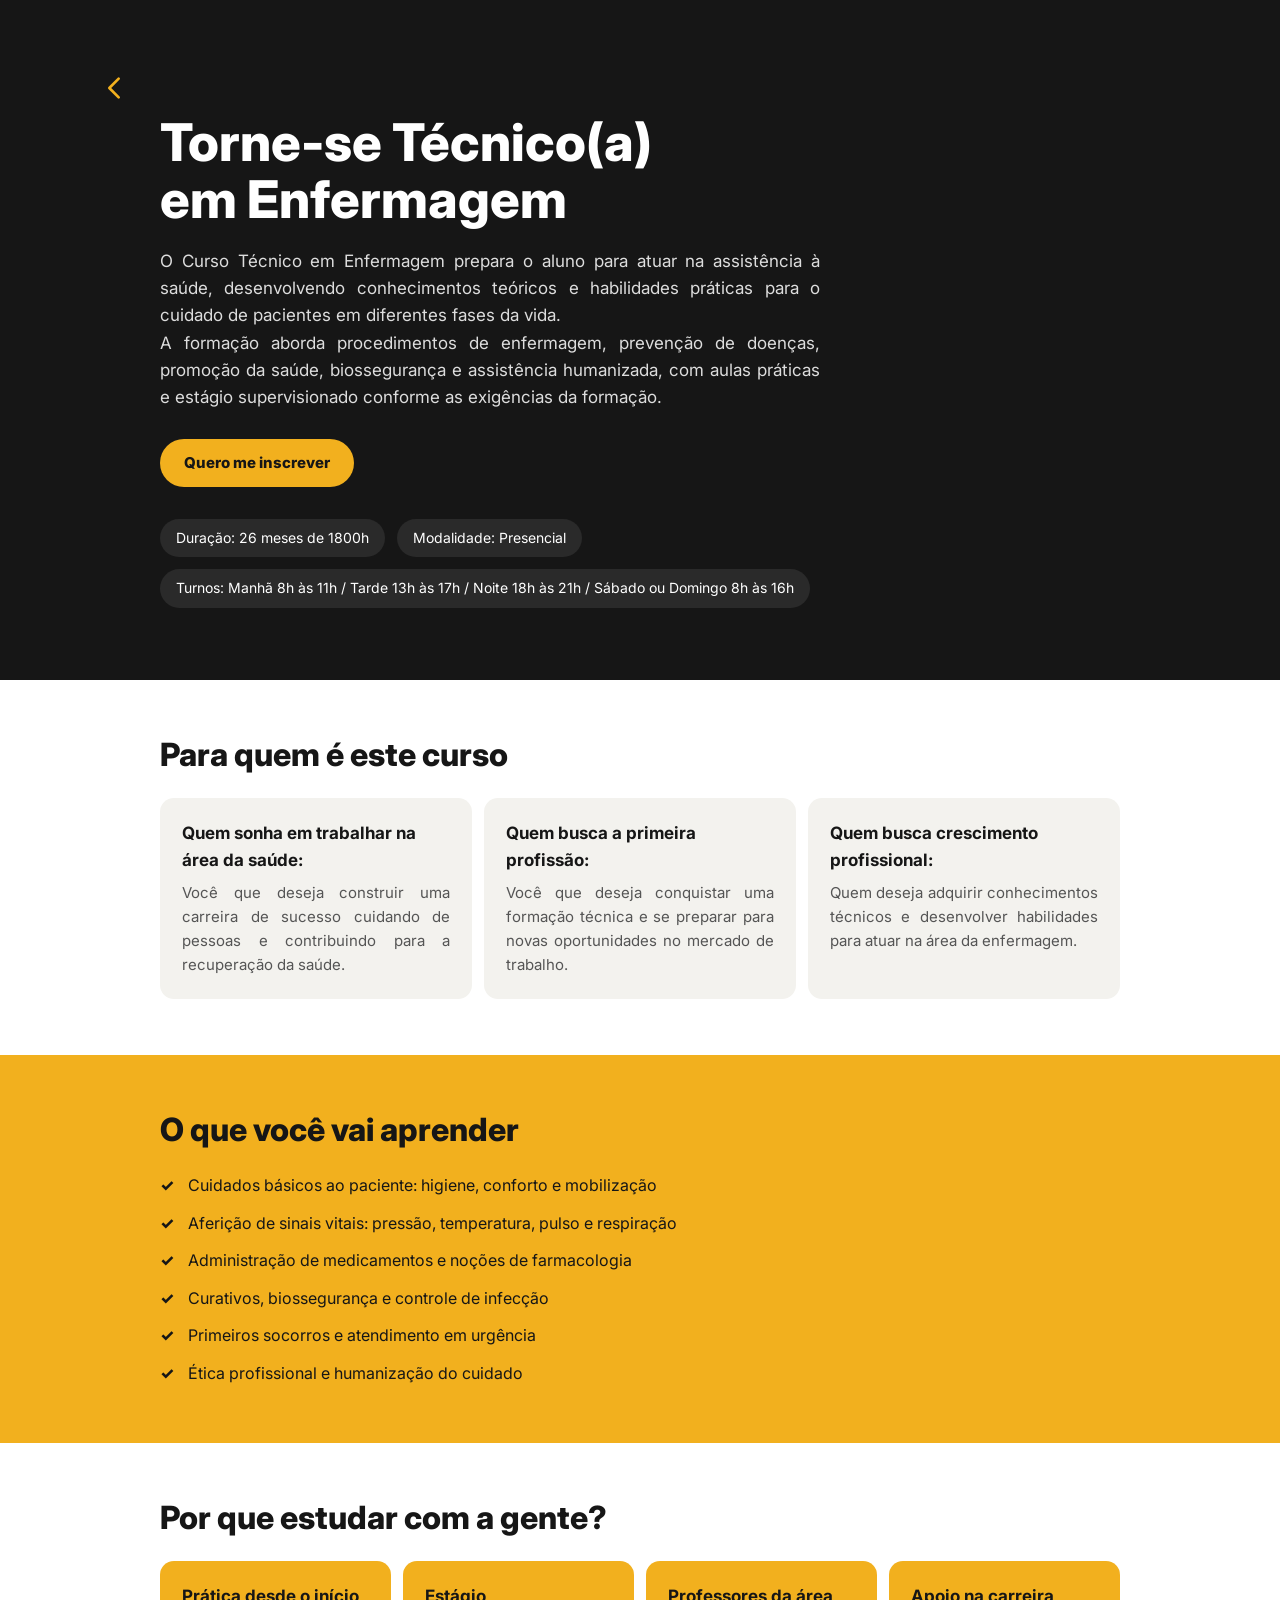
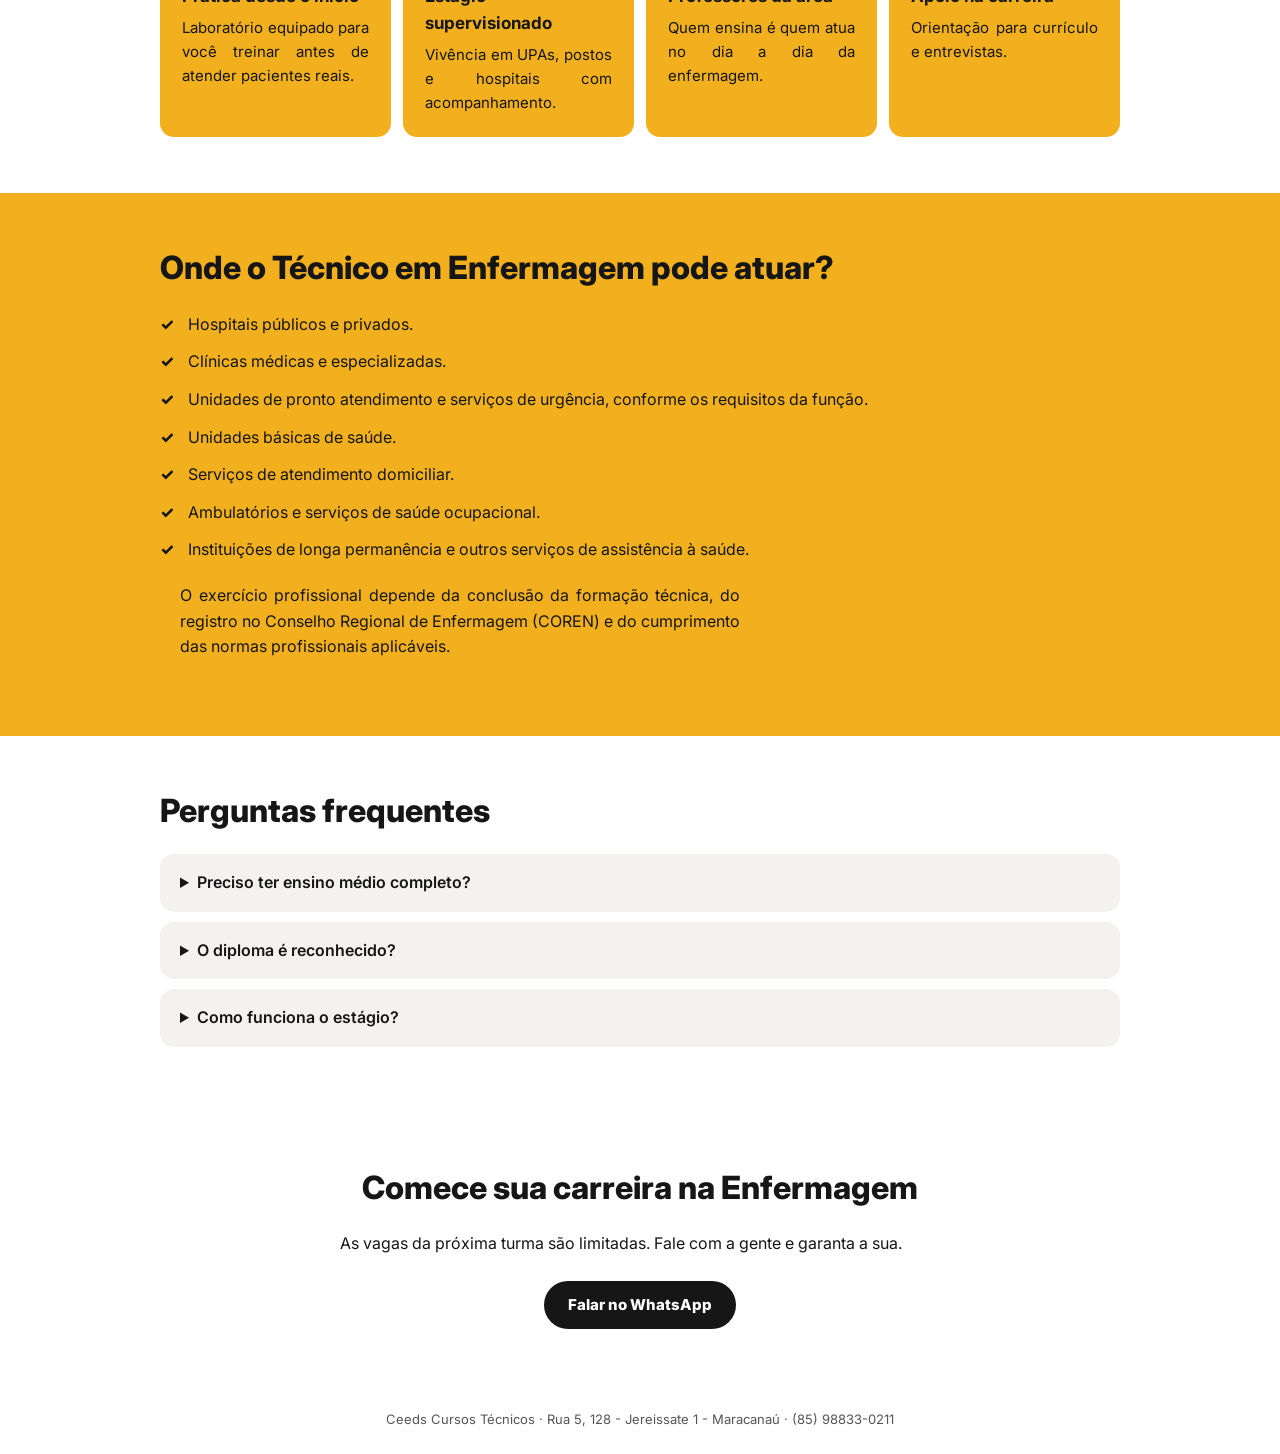
<file: cursos/enfermagem.html>
<!DOCTYPE html>
<html lang="pt-BR">

<head>
    <meta charset="UTF-8">
    <meta name="viewport" content="width=device-width, initial-scale=1">
    <title>Curso Técnico em Enfermagem</title>
    <link href="https://fonts.googleapis.com/css2?family=Inter:wght@400;600;800&display=swap" rel="stylesheet">
    <style>
        :root {
            --yellow: #F2B01E;
            --black: #161616;
            --white: #fff;
            --gray-100: #F3F2EE;
            --gray-600: #555;
        }

        * {
            box-sizing: border-box;
            margin: 0;
            padding: 0
        }

        body {
            font-family: Inter, system-ui, sans-serif;
            color: var(--black);
            background: var(--white);
            line-height: 1.6
        }

        .icon svg {
            width: 24px;
            /* Um pouco menor no celular */
            height: 24px;
            margin: 0 0 5px 20px;
            /* Margem esquerda reduzida para telas pequenas */
            fill: none;
            stroke: #fffefe;
            stroke-width: 1.5;
            stroke-linecap: round;
            stroke-linejoin: round;
        }

        /* Configuração para Desktop (telas maiores que 768px) */
        @media (min-width: 768px) {
            .icon svg {
                width: 32px;
                height: 32px;
                margin: 0 0 2px 100px;
                /* Retorna ao seu design original */
            }
        }

        .wrap {
            max-width: 1000px;
            margin: 0 auto;
            padding: 0 20px
        }

        .wrap p{
            text-align: justify;
        }

        
        #atuacao{
            padding:20px;
            text-align: justify;
        }


        section {
            padding: 56px 0
        }

        h1 {
            font-size: clamp(32px, 6vw, 52px);
            line-height: 1.1;
            font-weight: 800;
            max-width: 15ch
        }

        h2 {
            font-size: clamp(24px, 4vw, 32px);
            line-height: 1.2;
            font-weight: 800;
            margin-bottom: 24px
        }

        p {
            max-width: 60ch
        }

        .hero {
            background: var(--black);
            color: var(--white);
            padding: 72px 0
        }

        .hero p {
            color: #ddd;
            margin: 20px 0 28px;
            font-size: 17px
        }

        .btn {
            display: inline-flex;
            align-items: center;
            justify-content: center;
            min-height: 48px;
            padding: 0 24px;
            border-radius: 50px;
            font-weight: 800;
            font-size: 15px;
            text-decoration: none;
            background: var(--yellow);
            color: var(--black);
            transition: .2s ease
        }

        .btn:hover {
            transform: translateY(-2px)
        }

        .btn:focus-visible {
            outline: 3px solid var(--white);
            outline-offset: 3px
        }

        .facts {
            display: flex;
            flex-wrap: wrap;
            gap: 12px;
            margin-top: 32px
        }

        .facts span {
            background: #2a2a2a;
            border-radius: 50px;
            padding: 8px 16px;
            font-size: 14px
        }

        .grid {
            display: grid;
            grid-template-columns: repeat(auto-fit, minmax(220px, 1fr));
            gap: 12px
        }

        .card {
            background: var(--gray-100);
            border-radius: 14px;
            padding: 22px
        }

        .card h3 {
            font-size: 17px;
            margin-bottom: 6px
        }

        .card p {
            font-size: 15px;
            color: var(--gray-600)
        }

        .card.yellow {
            background: var(--yellow)
        }

        .card.yellow p {
            color: var(--black)
        }

        .band {
            background: var(--yellow)
        }

        .list {
            list-style: none;
            display: grid;
            gap: 12px
        }

        .list li {
            padding-left: 28px;
            position: relative
        }

        .list li::before {
            content: "✓";
            position: absolute;
            left: 0;
            font-weight: 800
        }

        details {
            background: var(--gray-100);
            border-radius: 14px;
            padding: 16px 20px;
            margin-bottom: 10px
        }

        summary {
            font-weight: 600;
            cursor: pointer
        }

        details p {
            margin-top: 10px;
            color: var(--gray-600)
        }

        .cta {
            text-align: center
        }

        .cta p {
            margin: 0 auto 24px
        }

        .cta .btn {
            background: var(--black);
            color: var(--white)
        }

        footer {
            padding: 24px 0;
            font-size: 13px;
            color: var(--gray-600);
            text-align: center
        }

        @media(prefers-reduced-motion:reduce) {
            .btn {
                transition: none
            }
        }
    </style>
</head>

<body>

    <header class="hero">

        <a href="../index.html#cursos" class="icon"><svg viewBox="0 0 24 24" xmlns="http://www.w3.org/2000/svg"
                fill="none">
                <g id="SVGRepo_bgCarrier" stroke-width="0"></g>
                <g id="SVGRepo_tracerCarrier" stroke-linecap="round" stroke-linejoin="round"></g>
                <g id="SVGRepo_iconCarrier">
                    <path stroke="#F2B01E" stroke-linecap="round" stroke-linejoin="round" stroke-width="2"
                        d="M14 5l-7 7 7 7"></path>
                </g>
            </svg>
        </a>

        <div class="wrap">
            <h1>Torne-se Técnico(a) em Enfermagem</h1>
            <p>O Curso Técnico em Enfermagem prepara o aluno para atuar na assistência à saúde, desenvolvendo
                conhecimentos teóricos e habilidades práticas para o cuidado de pacientes em diferentes fases da
                vida.<br> A formação aborda procedimentos de enfermagem, prevenção de doenças, promoção da saúde,
                biossegurança e assistência humanizada, com aulas práticas e estágio supervisionado conforme as
                exigências da formação.</p>
            <a class="btn" href="https://wa.me/5585988330211">Quero me inscrever</a>
            <div class="facts">
                <span>Duração: 26 meses de 1800h</span>
                <span>Modalidade: Presencial</span>
                <span>Turnos: Manhã 8h às 11h / Tarde 13h às 17h / Noite 18h às 21h / Sábado ou Domingo 8h às 16h</span>
            </div>
        </div>
    </header>

    <section>
        <div class="wrap">
            <h2>Para quem é este curso</h2>
            <div class="grid">
                <div class="card">
                    <h3>Quem sonha em trabalhar na área da saúde:</h3>
                    <p>Você que deseja construir uma carreira de sucesso cuidando de pessoas e contribuindo para a
                        recuperação da saúde.</p>
                </div>
                <div class="card">
                    <h3>Quem busca a primeira profissão:</h3>
                    <p>Você que deseja conquistar uma formação técnica e se preparar para novas oportunidades no mercado
                        de trabalho.</p>
                </div>
                <div class="card">
                    <h3>Quem busca crescimento profissional:</h3>
                    <p>Quem deseja adquirir conhecimentos técnicos e desenvolver habilidades para atuar na área da
                        enfermagem.</p>
                </div>
            </div>
        </div>
    </section>

    <section class="band">
        <div class="wrap">
            <h2>O que você vai aprender</h2>
            <ul class="list">
                <li>Cuidados básicos ao paciente: higiene, conforto e mobilização</li>
                <li>Aferição de sinais vitais: pressão, temperatura, pulso e respiração</li>
                <li>Administração de medicamentos e noções de farmacologia</li>
                <li>Curativos, biossegurança e controle de infecção</li>
                <li>Primeiros socorros e atendimento em urgência</li>
                <li>Ética profissional e humanização do cuidado</li>
            </ul>
        </div>
    </section>

    <section>
        <div class="wrap">
            <h2>Por que estudar com a gente?</h2>
            <div class="grid">
                <div class="card yellow">
                    <h3>Prática desde o início</h3>
                    <p>Laboratório equipado para você treinar antes de atender pacientes reais.</p>
                </div>
                <div class="card yellow">
                    <h3>Estágio supervisionado</h3>
                    <p>Vivência em UPAs, postos e hospitais com acompanhamento.</p>
                </div>
                <div class="card yellow">
                    <h3>Professores da área</h3>
                    <p>Quem ensina é quem atua no dia a dia da enfermagem.</p>
                </div>
                <div class="card yellow">
                    <h3>Apoio na carreira</h3>
                    <p>Orientação para currículo e entrevistas.</p>
                </div>
            </div>
        </div>
    </section>

     <section class="band">
        <div class="wrap">
            <h2>Onde o Técnico em Enfermagem pode atuar?</h2>
            <ul class="list">
                <li>Hospitais públicos e privados.</li>
                <li> Clínicas médicas e especializadas.</li>
                <li> Unidades de pronto atendimento e serviços de urgência, conforme os requisitos da função.</li>
                <li>Unidades básicas de saúde.</li>
                <li>Serviços de atendimento domiciliar.</li>
                <li>Ambulatórios e serviços de saúde ocupacional.</li>
                <li>Instituições de longa permanência e outros serviços de assistência à saúde.</li>
            </ul>

            <p id="atuacao">O exercício profissional depende da conclusão da formação técnica, do registro no Conselho Regional de Enfermagem (COREN) e do cumprimento das normas profissionais aplicáveis.</p>
        </div>
    </section>

    <section>
        <div class="wrap">
            <h2>Perguntas frequentes</h2>
            <details>
                <summary>Preciso ter ensino médio completo?</summary>
                <p>Ser regularmente matriculado no ensino médio ou concluído.</p>
            </details>
            <details>
                <summary>O diploma é reconhecido?</summary>
                <p>Diploma reconhecido pelo MEC.</p>
            </details>
            <details>
                <summary>Como funciona o estágio?</summary>
                <p>Estágio supervisionado com acompanhamento de preceptores de estágios encaminhados pela Instituição
                    Ceeds Cursos.</p>
            </details>
        </div>
    </section>

    <section class="cta" id="inscricao">
        <div class="wrap">
            <h2>Comece sua carreira na Enfermagem</h2>
            <p>As vagas da próxima turma são limitadas. Fale com a gente e garanta a sua.</p>
            <a class="btn" href="https://wa.me/5585988330211">Falar no WhatsApp</a>
        </div>
    </section>

    <footer>
        <div class="wrap">Ceeds Cursos Técnicos · Rua 5, 128 - Jereissate 1 - Maracanaú · (85) 98833-0211</div>
    </footer>

</body>

</html>
</file>
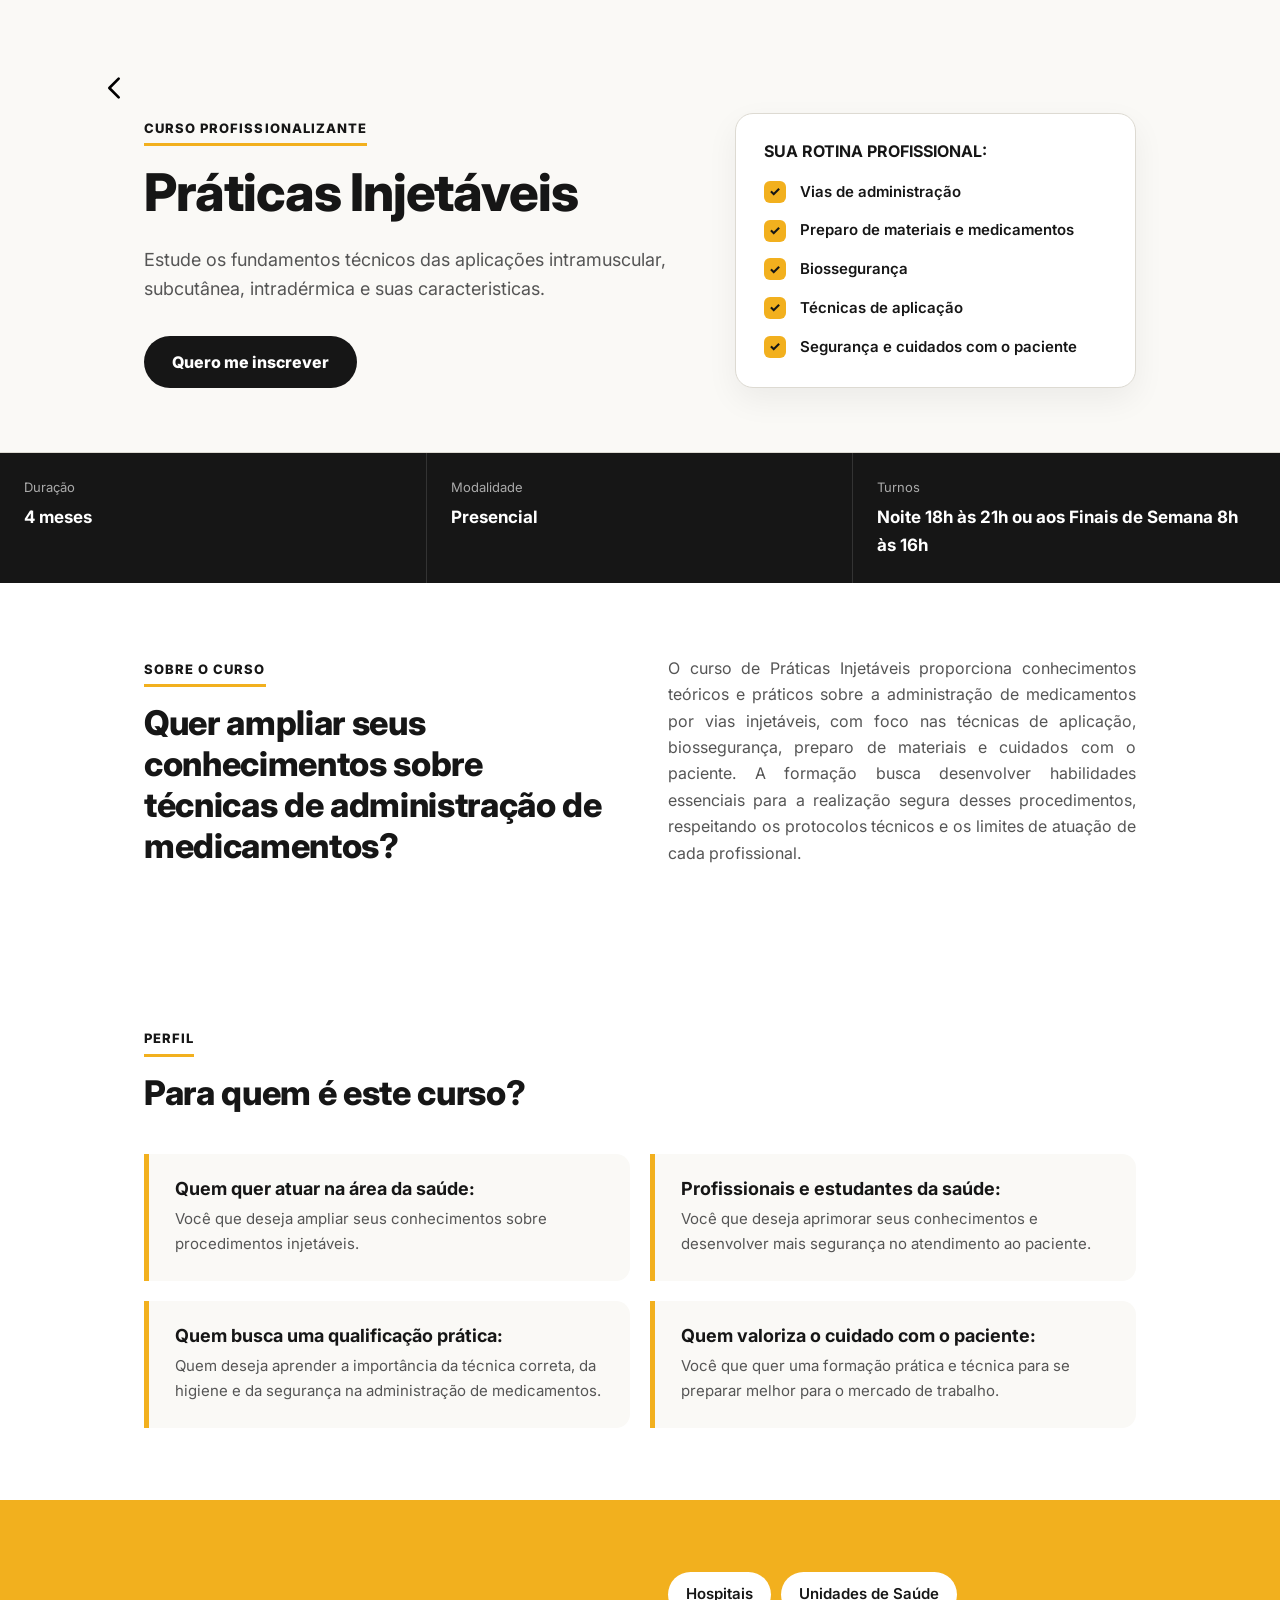
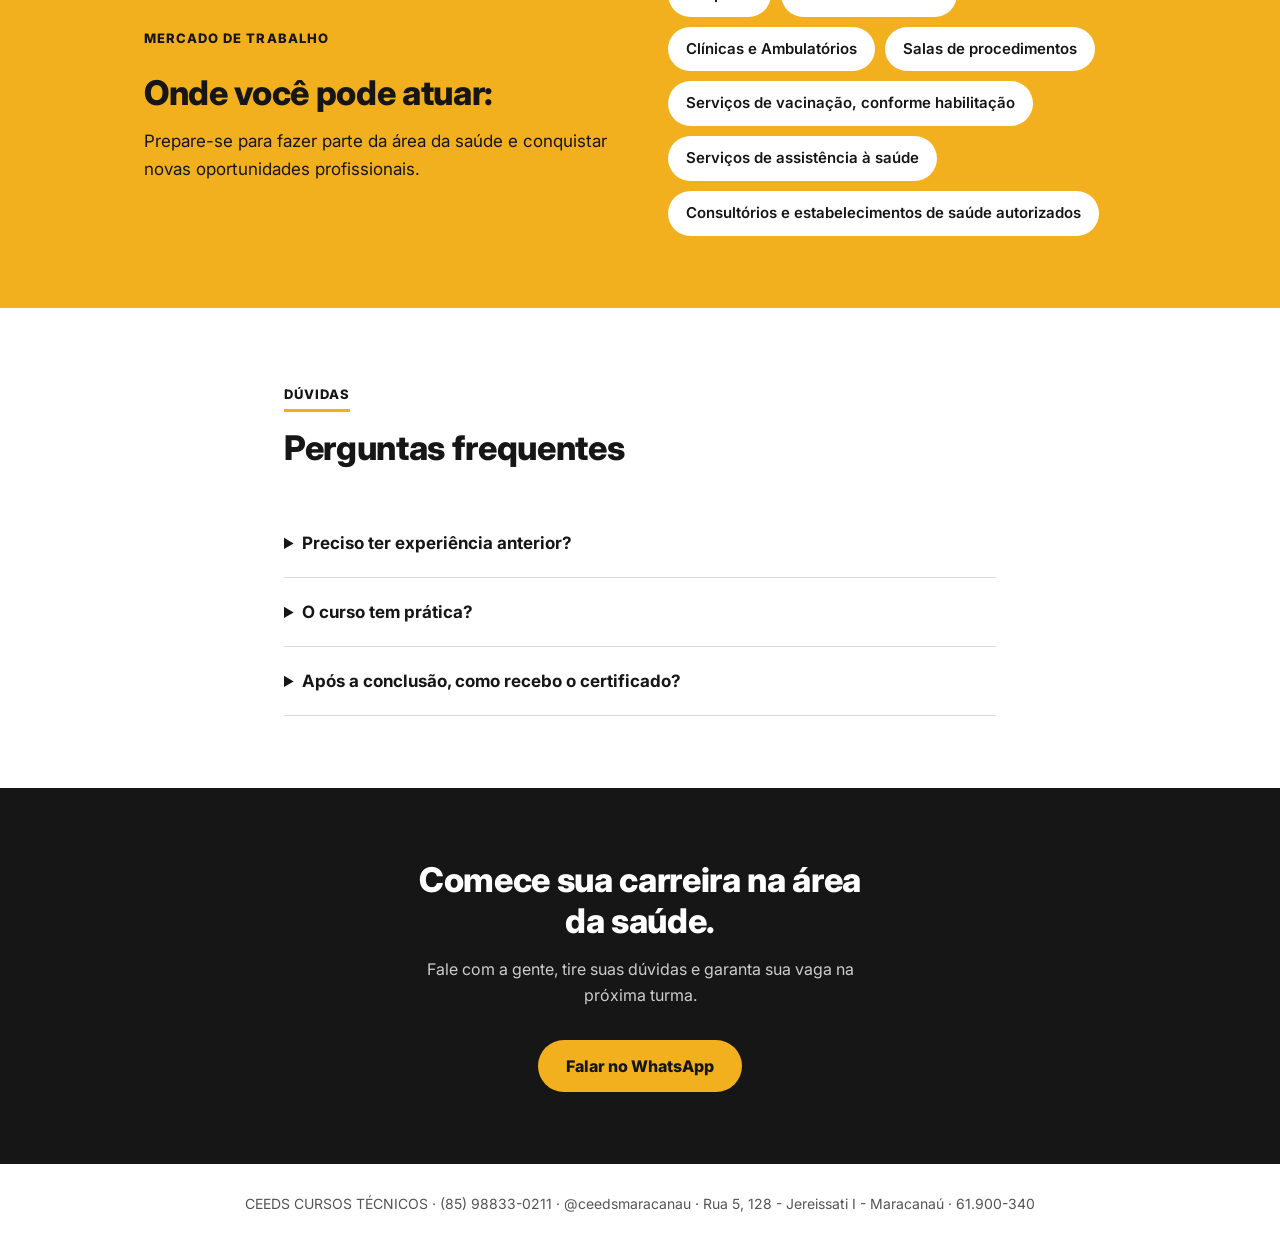
<file: cursos/injetaveis.html>
<!DOCTYPE html>
<html lang="pt-BR">
<head>
    <meta charset="UTF-8">
    <meta name="viewport" content="width=device-width, initial-scale=1">
    <title>Curso de Práticas Iinjetáveis</title>
    <link href="https://fonts.googleapis.com/css2?family=Inter:wght@400;600;800&display=swap" rel="stylesheet">
    <style>
        :root {
            --yellow: #F2B01E;
            --black: #161616;
            --white: #fff;
            --gray-50: #FAF9F6;
            --gray-100: #F3F2EE;
            --gray-300: #DDDAD2;
            --gray-600: #555;
        }

        * {
            box-sizing: border-box;
            margin: 0;
            padding: 0
        }

        html {
            scroll-behavior: smooth
        }

        body {
            font-family: Inter, system-ui, sans-serif;
            color: var(--black);
            background: var(--white);
            line-height: 1.65;
            font-size: 16px;
            overflow-wrap: break-word
        }

        .wrap {
            max-width: 1040px;
            margin: 0 auto;
            padding: 0 24px
        }

        section {
            padding: 72px 0
        }

        h1,
        h2,
        h3 {
            line-height: 1.2
        }

        h1 {
            font-size: clamp(32px, 5.5vw, 52px);
            font-weight: 800;
            letter-spacing: -.02em
        }

        h2 {
            font-size: clamp(25px, 3.6vw, 34px);
            font-weight: 800;
            letter-spacing: -.01em;
            margin-bottom: 14px
        }

        h3 {
            font-size: 18px;
            font-weight: 700
        }

        .lead {
            font-size: 18px;
            color: var(--gray-600);
            max-width: 60ch
        }


        .icon svg {
            width: 24px;
            /* Um pouco menor no celular */
            height: 24px;
            margin: 0 0 5px 20px;
            /* Margem esquerda reduzida para telas pequenas */
            fill: none;
            stroke: #0f0f0f;
            stroke-width: 1.5;
            stroke-linecap: round;
            stroke-linejoin: round;
        }

        /* Configuração para Desktop (telas maiores que 768px) */
        @media (min-width: 768px) {
            .icon svg {
                width: 32px;
                height: 32px;
                margin: 0 0 2px 100px;
                /* Retorna ao seu design original */
            }
        }

        .kicker {
            display: inline-block;
            font-size: 13px;
            font-weight: 800;
            letter-spacing: .08em;
            text-transform: uppercase;
            margin-bottom: 16px;
            padding-bottom: 4px;
            border-bottom: 3px solid var(--yellow)
        }

        .resume p{
           text-align: justify;
        }

        .btn {
            display: inline-flex;
            align-items: center;
            justify-content: center;
            min-height: 52px;
            padding: 0 28px;
            border-radius: 50px;
            font-weight: 800;
            font-size: 16px;
            text-decoration: none;
            background: var(--yellow);
            color: var(--black);
            transition: .2s ease
        }

        .btn:hover {
            transform: translateY(-2px)
        }

        .btn:focus-visible {
            outline: 3px solid var(--black);
            outline-offset: 3px
        }

        .btn.dark {
            background: var(--black);
            color: var(--white)
        }

        .btn.dark:focus-visible {
            outline-color: var(--yellow)
        }

        /* HERO: texto à esquerda, painel à direita */
        .hero {
            padding: 72px 0 64px;
            background: var(--gray-50);
            border-bottom: 1px solid var(--gray-300)
        }

        .hero .wrap {
            display: grid;
            grid-template-columns: 1.15fr .85fr;
            gap: 48px;
            align-items: center
        }

        .hero h1 {
            margin-bottom: 20px
        }

        .hero .lead {
            margin-bottom: 32px
        }

        .panel {
            background: var(--white);
            border: 1px solid var(--gray-300);
            border-radius: 18px;
            padding: 28px;
            box-shadow: 0 12px 32px rgba(0, 0, 0, .06)
        }

        .panel h3 {
            margin-bottom: 18px;
            font-size: 16px
        }

        .panel ul {
            list-style: none;
            display: grid;
            gap: 14px
        }

        .panel li {
            display: flex;
            align-items: center;
            gap: 14px;
            font-size: 15px;
            font-weight: 600
        }

        .panel li i {
            flex: none;
            width: 22px;
            height: 22px;
            border-radius: 6px;
            background: var(--yellow);
            display: grid;
            place-items: center;
            font-style: normal;
            font-size: 13px;
            font-weight: 800
        }

        /* DADOS RÁPIDOS */
        .facts {
            display: grid;
            grid-template-columns: repeat(3, 1fr);
            gap: 0;
            background: var(--black);
            color: var(--white)
        }

        .facts div {
            padding: 24px;
            border-right: 1px solid #333
        }

        .facts div:last-child {
            border-right: none
        }

        .facts small {
            display: block;
            font-size: 13px;
            color: #aaa;
            margin-bottom: 4px
        }

        .facts b {
            font-size: 17px
        }

        /* SOBRE */
        .about {
            display: grid;
            grid-template-columns: 1fr 1fr;
            gap: 56px;
            align-items: start
        }

        .about p+p {
            margin-top: 16px
        }

        .about p {
            color: var(--gray-600)
        }

        /* MÓDULOS */
        .gray {
            background: var(--gray-50);
            border-top: 1px solid var(--gray-300);
            border-bottom: 1px solid var(--gray-300)
        }

        .sec-head {
            margin-bottom: 40px;
            max-width: 640px
        }

        .modules {
            display: grid;
            grid-template-columns: repeat(3, 1fr);
            gap: 20px
        }

        .module {
            background: var(--white);
            border: 1px solid var(--gray-300);
            border-radius: 16px;
            padding: 28px 24px
        }

        .module .n {
            display: block;
            font-size: 14px;
            font-weight: 800;
            margin-bottom: 14px;
            color: var(--black)
        }

        .module .n::after {
            content: "";
            display: block;
            width: 32px;
            height: 4px;
            background: var(--yellow);
            margin-top: 8px;
            border-radius: 2px
        }

        .module h3 {
            margin-bottom: 10px
        }

        .module p {
            font-size: 15px;
            color: var(--gray-600)
        }

        /* PERFIL */
        .profile {
            display: grid;
            grid-template-columns: repeat(2, 1fr);
            gap: 20px
        }

        .pcard {
            border-left: 5px solid var(--yellow);
            background: var(--gray-50);
            padding: 24px 26px;
            border-radius: 0 14px 14px 0
        }

        .pcard h3 {
            margin-bottom: 8px
        }

        .pcard p {
            font-size: 15px;
            color: var(--gray-600)
        }

        /* MERCADO */
        .market {
            background: var(--yellow)
        }

        .market .wrap {
            display: grid;
            grid-template-columns: 1fr 1fr;
            gap: 56px;
            align-items: center
        }

        .market p {
            font-size: 17px
        }

        .areas {
            display: flex;
            flex-wrap: wrap;
            gap: 10px
        }

        .areas span {
            background: var(--white);
            border-radius: 50px;
            padding: 10px 18px;
            font-weight: 600;
            font-size: 15px
        }

        /* FAQ */
        .faq {
            max-width: 760px
        }

        details {
            border-bottom: 1px solid var(--gray-300);
            padding: 20px 0
        }

        summary {
            font-weight: 700;
            cursor: pointer;
            font-size: 17px
        }

        details p {
            margin-top: 10px;
            color: var(--gray-600)
        }

        /* CTA */
        .cta {
            background: var(--black);
            color: var(--white);
            text-align: center
        }

        .cta h2 {
            max-width: 20ch;
            margin: 0 auto 14px
        }

        .cta p {
            color: #ccc;
            max-width: 48ch;
            margin: 0 auto 32px
        }

        footer {
            padding: 28px 0;
            font-size: 14px;
            color: var(--gray-600);
            text-align: center
        }

        @media(max-width:860px) {
            section {
                padding: 56px 0
            }

            .hero .wrap,
            .about,
            .market .wrap {
                grid-template-columns: 1fr;
                gap: 32px
            }

            .modules,
            .profile {
                grid-template-columns: 1fr
            }

            .facts {
                grid-template-columns: 1fr
            }

            .facts div {
                border-right: none;
                border-bottom: 1px solid #333
            }

            .facts div:last-child {
                border-bottom: none
            }
        }

        @media(prefers-reduced-motion:reduce) {
            html {
                scroll-behavior: auto
            }

            .btn {
                transition: none
            }
        }
    </style>
</head>

<body>

    <header class="hero">
        <a href="../index.html#cursos" class="icon"><svg viewBox="0 0 24 24" xmlns="http://www.w3.org/2000/svg" fill="none">
                <g id="SVGRepo_bgCarrier" stroke-width="0"></g>
                <g id="SVGRepo_tracerCarrier" stroke-linecap="round" stroke-linejoin="round"></g>
                <g id="SVGRepo_iconCarrier">
                    <path stroke="#000000" stroke-linecap="round" stroke-linejoin="round" stroke-width="2"
                        d="M14 5l-7 7 7 7"></path>
                </g>
            </svg>
        </a>
        <div class="wrap">

            <div>
                <span class="kicker">Curso profissionalizante</span>
                <h1>Práticas Injetáveis</h1>
                <p class="lead">Estude os fundamentos técnicos das aplicações intramuscular, subcutânea, intradérmica e suas caracteristicas.</p>
                <a class="btn dark" href="https://wa.me/5585988330211">Quero me inscrever</a>
            </div>
            <aside class="panel" aria-label="Exemplo da rotina de trabalho">
                <h3>SUA ROTINA PROFISSIONAL:</h3>
                <ul>
                    <li><i>✓</i>Vias de administração</li>
                    <li><i>✓</i>Preparo de materiais e medicamentos</li>
                    <li><i>✓</i>Biossegurança</li>
                    <li><i>✓</i>Técnicas de aplicação</li>
                    <li><i>✓</i>Segurança e cuidados com o paciente</li>
                </ul>
            </aside>
        </div>
    </header>

    <div class="facts">
        <div><small>Duração</small><b>4 meses</b></div>
        <div><small>Modalidade</small><b>Presencial</b></div>
        <div><small>Turnos</small><b>Noite 18h às 21h  ou aos Finais de Semana 8h às 16h</b></div>
    </div>

    <section>
        <div class="wrap about">
            <div>
                <span class="kicker">Sobre o curso</span>
                <h2>Quer ampliar seus conhecimentos sobre técnicas de administração de medicamentos?</h2>
            </div>
            <div class="resume">
                <p>O curso de Práticas Injetáveis proporciona conhecimentos teóricos e práticos sobre a administração de medicamentos por vias injetáveis, com foco nas técnicas de aplicação, biossegurança, preparo de materiais e cuidados com o paciente. A formação busca desenvolver habilidades essenciais para a realização segura desses procedimentos, respeitando os protocolos técnicos e os limites de atuação de cada profissional.</p>
            </div>
        </div>
    </section>
   
    <section>
        <div class="wrap">
            <div class="sec-head">
                <span class="kicker">Perfil</span>
                <h2>Para quem é este curso?</h2>
            </div>
            <div class="profile">
                <div class="pcard">
                    <h3>Quem quer atuar na área da saúde:</h3>
                    <p>Você que deseja ampliar seus conhecimentos sobre procedimentos injetáveis.</p>
                </div>
                <div class="pcard">
                    <h3>Profissionais e estudantes da saúde:</h3>
                    <p>Você que deseja aprimorar seus conhecimentos e desenvolver mais segurança no atendimento ao paciente.</p>
                </div>
                <div class="pcard">
                    <h3>Quem busca uma qualificação prática:</h3>
                    <p>Quem deseja aprender a importância da técnica correta, da higiene e da segurança na administração de medicamentos.</p>
                </div>
                <div class="pcard">
                    <h3>Quem valoriza o cuidado com o paciente:</h3>
                    <p>Você que quer uma formação prática e técnica para se preparar melhor para o mercado de trabalho.</p>
                </div>
            </div>
        </div>
    </section>

    <section class="market">
        <div class="wrap">
            <div>
                <span class="kicker">Mercado de trabalho</span>
                <h2>Onde você pode atuar:</h2>
                <p>Prepare-se para fazer parte da área da saúde e conquistar novas oportunidades profissionais.</p>
            </div>
            <div class="areas">
                <span>Hospitais</span><span>Unidades de Saúde</span><span>Clínicas e Ambulatórios</span><span>Salas de procedimentos</span><span>Serviços de vacinação, conforme habilitação</span><span>Serviços de assistência à saúde</span><span>Consultórios e estabelecimentos de saúde autorizados</span>
            </div>
        </div>
    </section>

    <section>
        <div class="wrap faq">
            <div class="sec-head">
                <span class="kicker">Dúvidas</span>
                <h2>Perguntas frequentes</h2>
            </div>
            <details>
                <summary>Preciso ter experiência anterior?</summary>
                <p>Não, o curso irá lhe qualificar para obter conhecimentos e desenvolver na prática a sua experiência.</p>
            </details>

            <details>
                <summary>O curso tem prática?</summary>
                <p>Sim. As aulas práticas são realizadas em laboriatório.</p>
            </details>
            <details>
                <summary>Após a conclusão, como recebo o certificado?</summary>
                <p>O certificado será digital e enviado ao email após a conclusão do curso.</p>
            </details>
        </div>
    </section>

    <section class="cta" id="inscricao">
        <div class="wrap">
            <h2>Comece sua carreira  na área da saúde.</h2>
            <p>Fale com a gente, tire suas dúvidas e garanta sua vaga na próxima turma.</p>
            <a class="btn" href="https://wa.me/5585988330211">Falar no WhatsApp</a>
        </div>
    </section>

    <footer>
        <div class="wrap">CEEDS CURSOS TÉCNICOS · (85) 98833-0211 · @ceedsmaracanau · Rua 5, 128 - Jereissati I - Maracanaú · 61.900-340 </div>
    </footer>

</body>

</html>
</file>
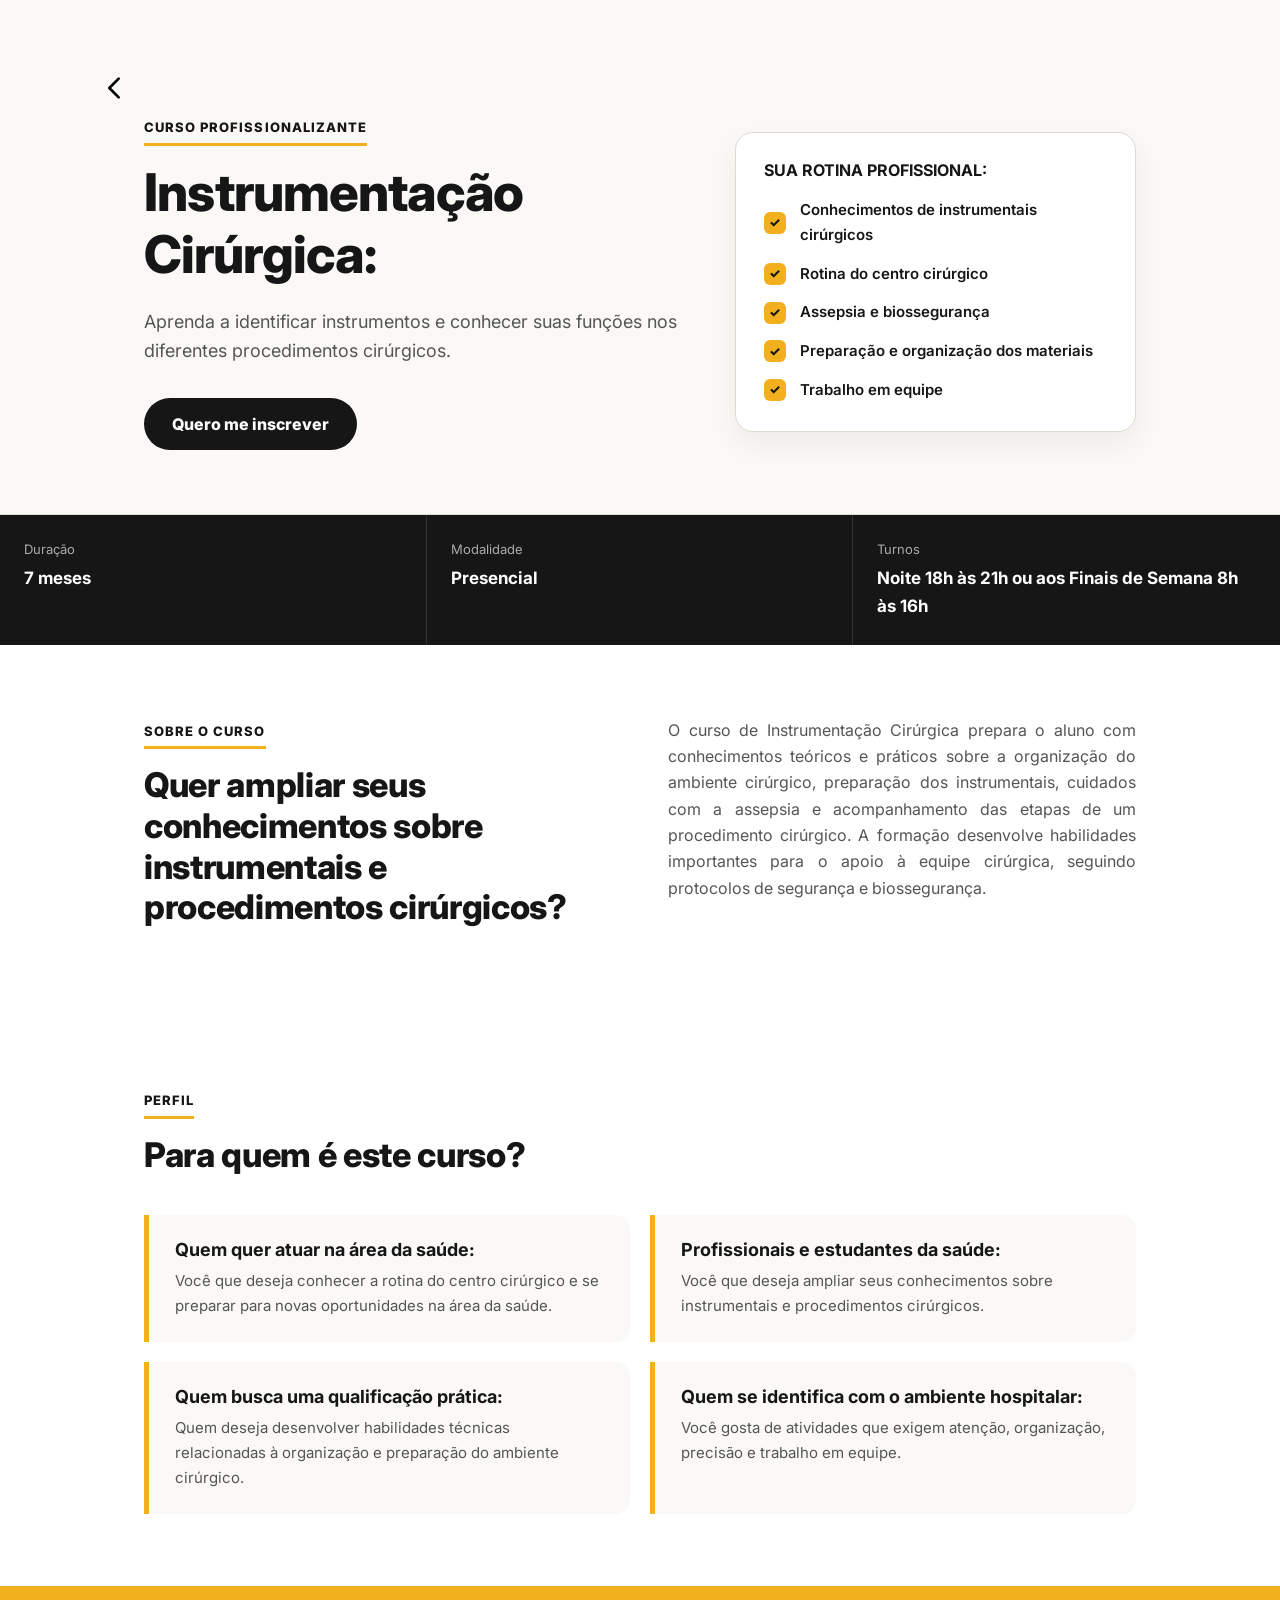
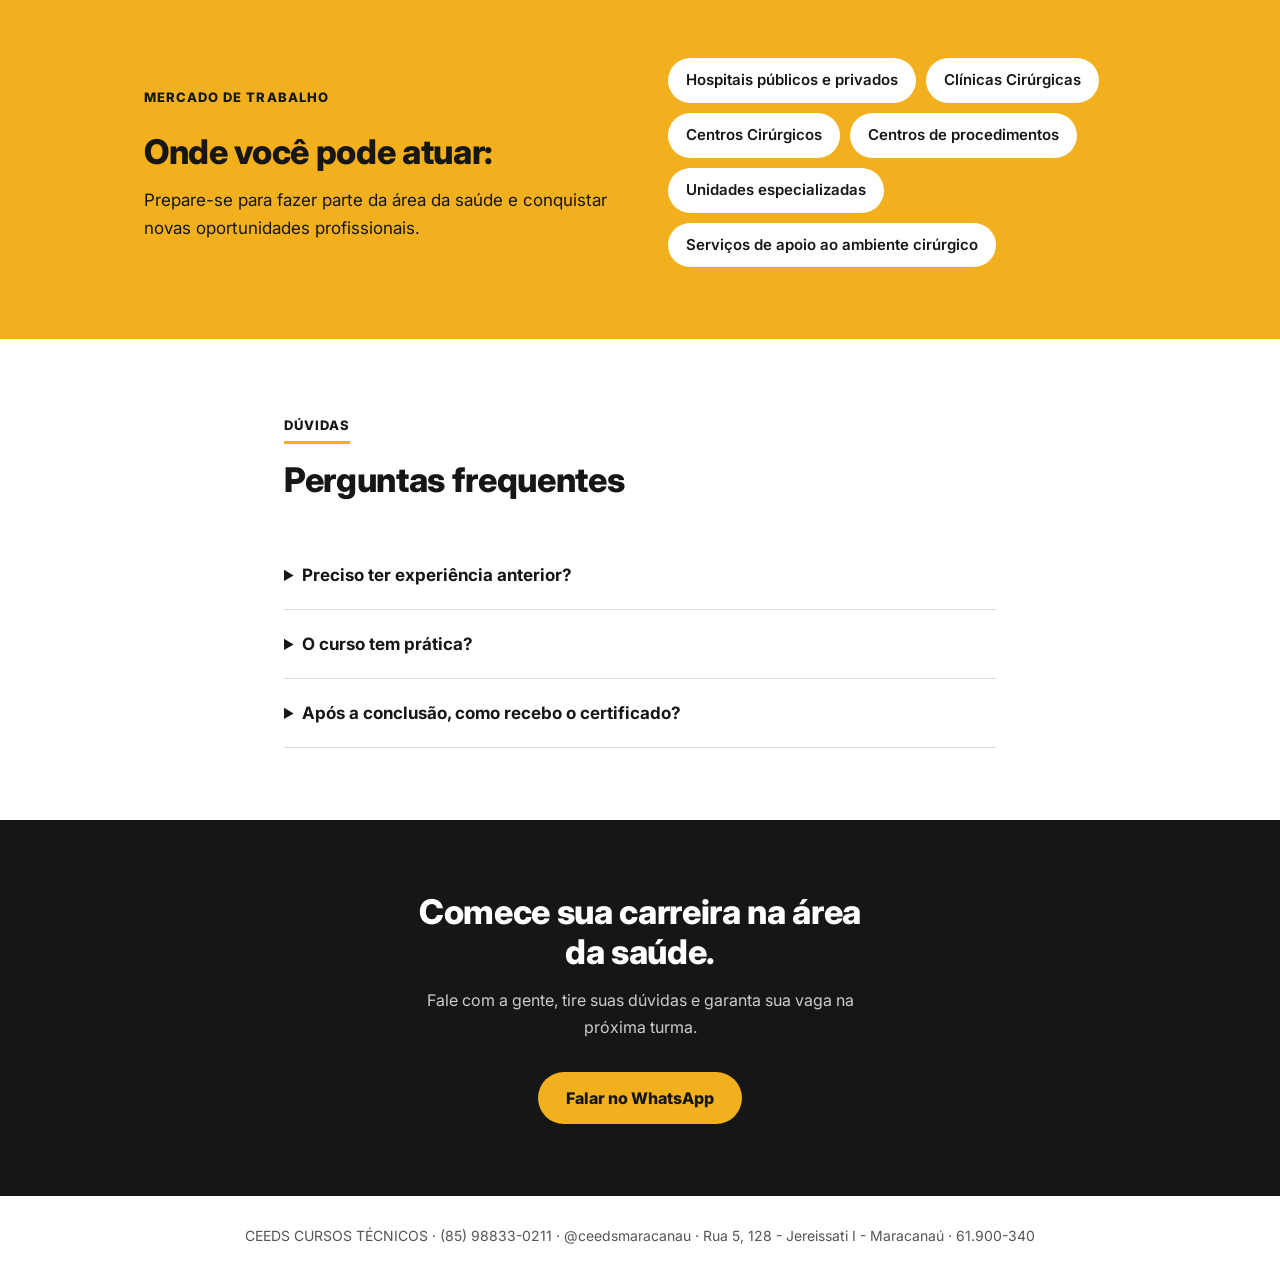
<file: cursos/instrumentacao.html>
<!DOCTYPE html>
<html lang="pt-BR">
<head>
    <meta charset="UTF-8">
    <meta name="viewport" content="width=device-width, initial-scale=1">
    <title>Curso de Instrumentação Cirúrgica</title>
    <link href="https://fonts.googleapis.com/css2?family=Inter:wght@400;600;800&display=swap" rel="stylesheet">
    <style>
        :root {
            --yellow: #F2B01E;
            --black: #161616;
            --white: #fff;
            --gray-50: #FAF9F6;
            --gray-100: #F3F2EE;
            --gray-300: #DDDAD2;
            --gray-600: #555;
        }

        * {
            box-sizing: border-box;
            margin: 0;
            padding: 0
        }

        html {
            scroll-behavior: smooth
        }

        body {
            font-family: Inter, system-ui, sans-serif;
            color: var(--black);
            background: var(--white);
            line-height: 1.65;
            font-size: 16px;
            overflow-wrap: break-word
        }

        .wrap {
            max-width: 1040px;
            margin: 0 auto;
            padding: 0 24px
        }

        section {
            padding: 72px 0
        }

        h1,
        h2,
        h3 {
            line-height: 1.2
        }

        h1 {
            font-size: clamp(32px, 5.5vw, 52px);
            font-weight: 800;
            letter-spacing: -.02em
        }

        h2 {
            font-size: clamp(25px, 3.6vw, 34px);
            font-weight: 800;
            letter-spacing: -.01em;
            margin-bottom: 14px
        }

        h3 {
            font-size: 18px;
            font-weight: 700
        }

        .lead {
            font-size: 18px;
            color: var(--gray-600);
            max-width: 60ch
        }


        .icon svg {
            width: 24px;
            /* Um pouco menor no celular */
            height: 24px;
            margin: 0 0 5px 20px;
            /* Margem esquerda reduzida para telas pequenas */
            fill: none;
            stroke: #0f0f0f;
            stroke-width: 1.5;
            stroke-linecap: round;
            stroke-linejoin: round;
        }

        /* Configuração para Desktop (telas maiores que 768px) */
        @media (min-width: 768px) {
            .icon svg {
                width: 32px;
                height: 32px;
                margin: 0 0 2px 100px;
                /* Retorna ao seu design original */
            }
        }

        .kicker {
            display: inline-block;
            font-size: 13px;
            font-weight: 800;
            letter-spacing: .08em;
            text-transform: uppercase;
            margin-bottom: 16px;
            padding-bottom: 4px;
            border-bottom: 3px solid var(--yellow)
        }

        .resume p{
           text-align: justify;
        }

        .btn {
            display: inline-flex;
            align-items: center;
            justify-content: center;
            min-height: 52px;
            padding: 0 28px;
            border-radius: 50px;
            font-weight: 800;
            font-size: 16px;
            text-decoration: none;
            background: var(--yellow);
            color: var(--black);
            transition: .2s ease
        }

        .btn:hover {
            transform: translateY(-2px)
        }

        .btn:focus-visible {
            outline: 3px solid var(--black);
            outline-offset: 3px
        }

        .btn.dark {
            background: var(--black);
            color: var(--white)
        }

        .btn.dark:focus-visible {
            outline-color: var(--yellow)
        }

        /* HERO: texto à esquerda, painel à direita */
        .hero {
            padding: 72px 0 64px;
            background: var(--gray-50);
            border-bottom: 1px solid var(--gray-300)
        }

        .hero .wrap {
            display: grid;
            grid-template-columns: 1.15fr .85fr;
            gap: 48px;
            align-items: center
        }

        .hero h1 {
            margin-bottom: 20px
        }

        .hero .lead {
            margin-bottom: 32px
        }

        .panel {
            background: var(--white);
            border: 1px solid var(--gray-300);
            border-radius: 18px;
            padding: 28px;
            box-shadow: 0 12px 32px rgba(0, 0, 0, .06)
        }

        .panel h3 {
            margin-bottom: 18px;
            font-size: 16px
        }

        .panel ul {
            list-style: none;
            display: grid;
            gap: 14px
        }

        .panel li {
            display: flex;
            align-items: center;
            gap: 14px;
            font-size: 15px;
            font-weight: 600
        }

        .panel li i {
            flex: none;
            width: 22px;
            height: 22px;
            border-radius: 6px;
            background: var(--yellow);
            display: grid;
            place-items: center;
            font-style: normal;
            font-size: 13px;
            font-weight: 800
        }

        /* DADOS RÁPIDOS */
        .facts {
            display: grid;
            grid-template-columns: repeat(3, 1fr);
            gap: 0;
            background: var(--black);
            color: var(--white)
        }

        .facts div {
            padding: 24px;
            border-right: 1px solid #333
        }

        .facts div:last-child {
            border-right: none
        }

        .facts small {
            display: block;
            font-size: 13px;
            color: #aaa;
            margin-bottom: 4px
        }

        .facts b {
            font-size: 17px
        }

        /* SOBRE */
        .about {
            display: grid;
            grid-template-columns: 1fr 1fr;
            gap: 56px;
            align-items: start
        }

        .about p+p {
            margin-top: 16px
        }

        .about p {
            color: var(--gray-600)
        }

        /* MÓDULOS */
        .gray {
            background: var(--gray-50);
            border-top: 1px solid var(--gray-300);
            border-bottom: 1px solid var(--gray-300)
        }

        .sec-head {
            margin-bottom: 40px;
            max-width: 640px
        }

        .modules {
            display: grid;
            grid-template-columns: repeat(3, 1fr);
            gap: 20px
        }

        .module {
            background: var(--white);
            border: 1px solid var(--gray-300);
            border-radius: 16px;
            padding: 28px 24px
        }

        .module .n {
            display: block;
            font-size: 14px;
            font-weight: 800;
            margin-bottom: 14px;
            color: var(--black)
        }

        .module .n::after {
            content: "";
            display: block;
            width: 32px;
            height: 4px;
            background: var(--yellow);
            margin-top: 8px;
            border-radius: 2px
        }

        .module h3 {
            margin-bottom: 10px
        }

        .module p {
            font-size: 15px;
            color: var(--gray-600)
        }

        /* PERFIL */
        .profile {
            display: grid;
            grid-template-columns: repeat(2, 1fr);
            gap: 20px
        }

        .pcard {
            border-left: 5px solid var(--yellow);
            background: var(--gray-50);
            padding: 24px 26px;
            border-radius: 0 14px 14px 0
        }

        .pcard h3 {
            margin-bottom: 8px
        }

        .pcard p {
            font-size: 15px;
            color: var(--gray-600)
        }

        /* MERCADO */
        .market {
            background: var(--yellow)
        }

        .market .wrap {
            display: grid;
            grid-template-columns: 1fr 1fr;
            gap: 56px;
            align-items: center
        }

        .market p {
            font-size: 17px
        }

        .areas {
            display: flex;
            flex-wrap: wrap;
            gap: 10px
        }

        .areas span {
            background: var(--white);
            border-radius: 50px;
            padding: 10px 18px;
            font-weight: 600;
            font-size: 15px
        }

        /* FAQ */
        .faq {
            max-width: 760px
        }

        details {
            border-bottom: 1px solid var(--gray-300);
            padding: 20px 0
        }

        summary {
            font-weight: 700;
            cursor: pointer;
            font-size: 17px
        }

        details p {
            margin-top: 10px;
            color: var(--gray-600)
        }

        /* CTA */
        .cta {
            background: var(--black);
            color: var(--white);
            text-align: center
        }

        .cta h2 {
            max-width: 20ch;
            margin: 0 auto 14px
        }

        .cta p {
            color: #ccc;
            max-width: 48ch;
            margin: 0 auto 32px
        }

        footer {
            padding: 28px 0;
            font-size: 14px;
            color: var(--gray-600);
            text-align: center
        }

        @media(max-width:860px) {
            section {
                padding: 56px 0
            }

            .hero .wrap,
            .about,
            .market .wrap {
                grid-template-columns: 1fr;
                gap: 32px
            }

            .modules,
            .profile {
                grid-template-columns: 1fr
            }

            .facts {
                grid-template-columns: 1fr
            }

            .facts div {
                border-right: none;
                border-bottom: 1px solid #333
            }

            .facts div:last-child {
                border-bottom: none
            }
        }

        @media(prefers-reduced-motion:reduce) {
            html {
                scroll-behavior: auto
            }

            .btn {
                transition: none
            }
        }
    </style>
</head>

<body>

    <header class="hero">
        <a href="../index.html#cursos" class="icon"><svg viewBox="0 0 24 24" xmlns="http://www.w3.org/2000/svg" fill="none">
                <g id="SVGRepo_bgCarrier" stroke-width="0"></g>
                <g id="SVGRepo_tracerCarrier" stroke-linecap="round" stroke-linejoin="round"></g>
                <g id="SVGRepo_iconCarrier">
                    <path stroke="#000000" stroke-linecap="round" stroke-linejoin="round" stroke-width="2"
                        d="M14 5l-7 7 7 7"></path>
                </g>
            </svg>
        </a>
        <div class="wrap">

            <div>
                <span class="kicker">Curso profissionalizante</span>
                <h1>Instrumentação Cirúrgica:</h1>
                <p class="lead">Aprenda a identificar instrumentos e conhecer suas funções nos diferentes procedimentos cirúrgicos.</p>
                <a class="btn dark" href="https://wa.me/5585988330211">Quero me inscrever</a>
            </div>
            <aside class="panel" aria-label="Exemplo da rotina de trabalho">
                <h3>SUA ROTINA PROFISSIONAL:</h3>
                <ul>
                    <li><i>✓</i>Conhecimentos de instrumentais cirúrgicos</li>
                    <li><i>✓</i>Rotina do centro cirúrgico</li>
                    <li><i>✓</i>Assepsia e biossegurança</li>
                    <li><i>✓</i>Preparação e organização dos materiais</li>
                    <li><i>✓</i>Trabalho em equipe</li>
                </ul>
            </aside>
        </div>
    </header>

    <div class="facts">
        <div><small>Duração</small><b>7 meses</b></div>
        <div><small>Modalidade</small><b>Presencial</b></div>
        <div><small>Turnos</small><b>Noite 18h às 21h  ou aos Finais de Semana 8h às 16h</b></div>
    </div>

    <section>
        <div class="wrap about">
            <div>
                <span class="kicker">Sobre o curso</span>
                <h2>Quer ampliar seus conhecimentos sobre instrumentais e procedimentos cirúrgicos?</h2>
            </div>
            <div class="resume">
                <p>O curso de Instrumentação Cirúrgica prepara o aluno com conhecimentos teóricos e práticos sobre a organização do ambiente cirúrgico, preparação dos instrumentais, cuidados com a assepsia e acompanhamento das etapas de um procedimento cirúrgico. A formação desenvolve habilidades importantes para o apoio à equipe cirúrgica, seguindo protocolos de segurança e biossegurança.</p>
            </div>
        </div>
    </section>
   
    <section>
        <div class="wrap">
            <div class="sec-head">
                <span class="kicker">Perfil</span>
                <h2>Para quem é este curso?</h2>
            </div>
            <div class="profile">
                <div class="pcard">
                    <h3>Quem quer atuar na área da saúde:</h3>
                    <p>Você que deseja conhecer a rotina do centro cirúrgico e se preparar para novas oportunidades na área da saúde.</p>
                </div>
                <div class="pcard">
                    <h3>Profissionais e estudantes da saúde:</h3>
                    <p>Você que deseja ampliar seus conhecimentos sobre instrumentais e procedimentos cirúrgicos.</p>
                </div>
                <div class="pcard">
                    <h3>Quem busca uma qualificação prática:</h3>
                    <p>Quem deseja desenvolver habilidades técnicas relacionadas à organização e preparação do ambiente cirúrgico.</p>
                </div>
                <div class="pcard">
                    <h3>Quem se identifica com o ambiente hospitalar:</h3>
                    <p>Você gosta de atividades que exigem atenção, organização, precisão e trabalho em equipe.</p>
                </div>
            </div>
        </div>
    </section>

    <section class="market">
        <div class="wrap">
            <div>
                <span class="kicker">Mercado de trabalho</span>
                <h2>Onde você pode atuar:</h2>
                <p>Prepare-se para fazer parte da área da saúde e conquistar novas oportunidades profissionais.</p>
            </div>
            <div class="areas">
                <span>Hospitais públicos e privados</span><span>Clínicas Cirúrgicas</span><span>Centros Cirúrgicos</span><span>Centros de procedimentos</span><span>Unidades especializadas</span><span>Serviços de apoio ao ambiente cirúrgico</span>
           
            </div>
        </div>
    </section>

    <section>
        <div class="wrap faq">
            <div class="sec-head">
                <span class="kicker">Dúvidas</span>
                <h2>Perguntas frequentes</h2>
            </div>
            <details>
                <summary>Preciso ter experiência anterior?</summary>
                <p>A atuação depende da formação exigida pelo serviço, das normas profissionais aplicáveis e dos requisitos para cada função.</p>
            </details>

            <details>
                <summary>O curso tem prática?</summary>
                <p>Sim. As aulas são realizadas em laboratório com simulações práticas.</p>
            </details>
            <details>
                <summary>Após a conclusão, como recebo o certificado?</summary>
                <p>O certificado será digital e enviado ao email após a conclusão do curso.</p>
            </details>
        </div>
    </section>

    <section class="cta" id="inscricao">
        <div class="wrap">
            <h2>Comece sua carreira na área da saúde.</h2>
            <p>Fale com a gente, tire suas dúvidas e garanta sua vaga na próxima turma.</p>
            <a class="btn" href="https://wa.me/5585988330211">Falar no WhatsApp</a>
        </div>
    </section>

    <footer>
        <div class="wrap">CEEDS CURSOS TÉCNICOS · (85) 98833-0211 · @ceedsmaracanau · Rua 5, 128 - Jereissati I - Maracanaú · 61.900-340 </div>
    </footer>

</body>

</html>
</file>
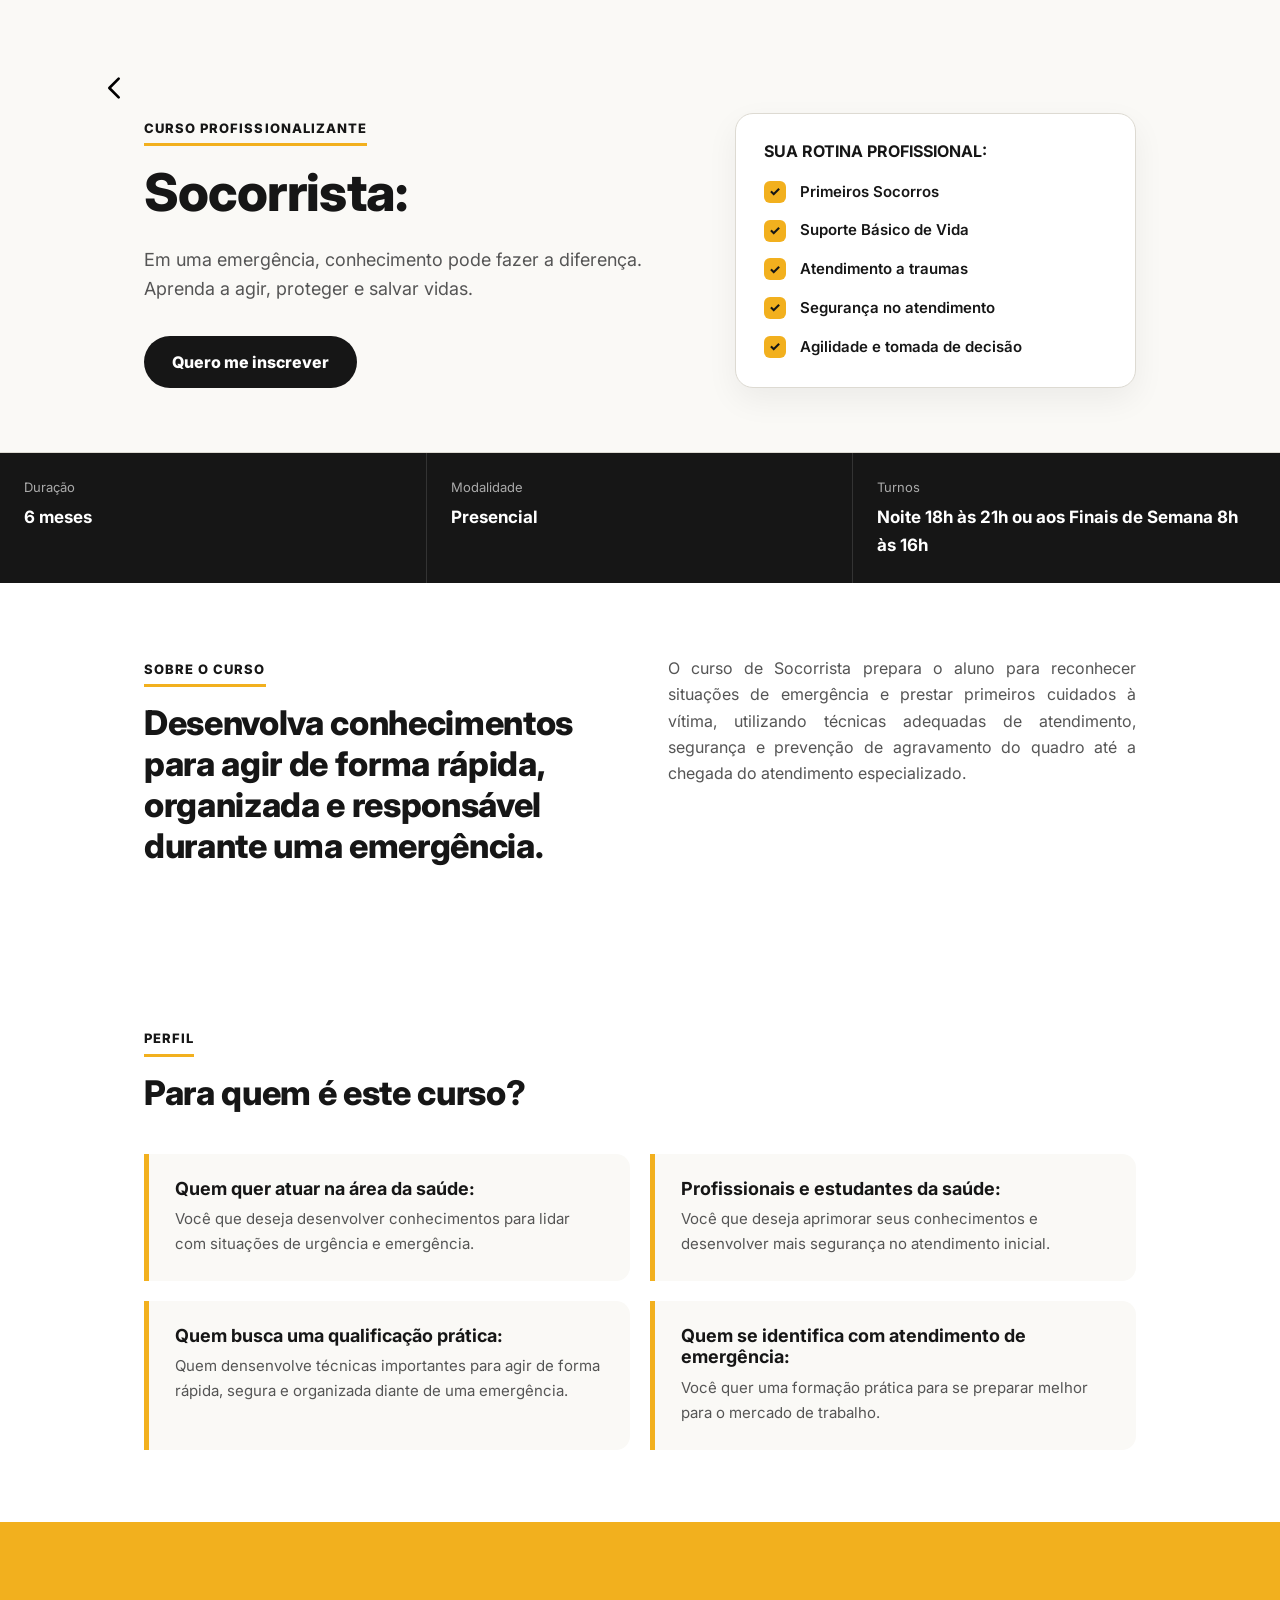
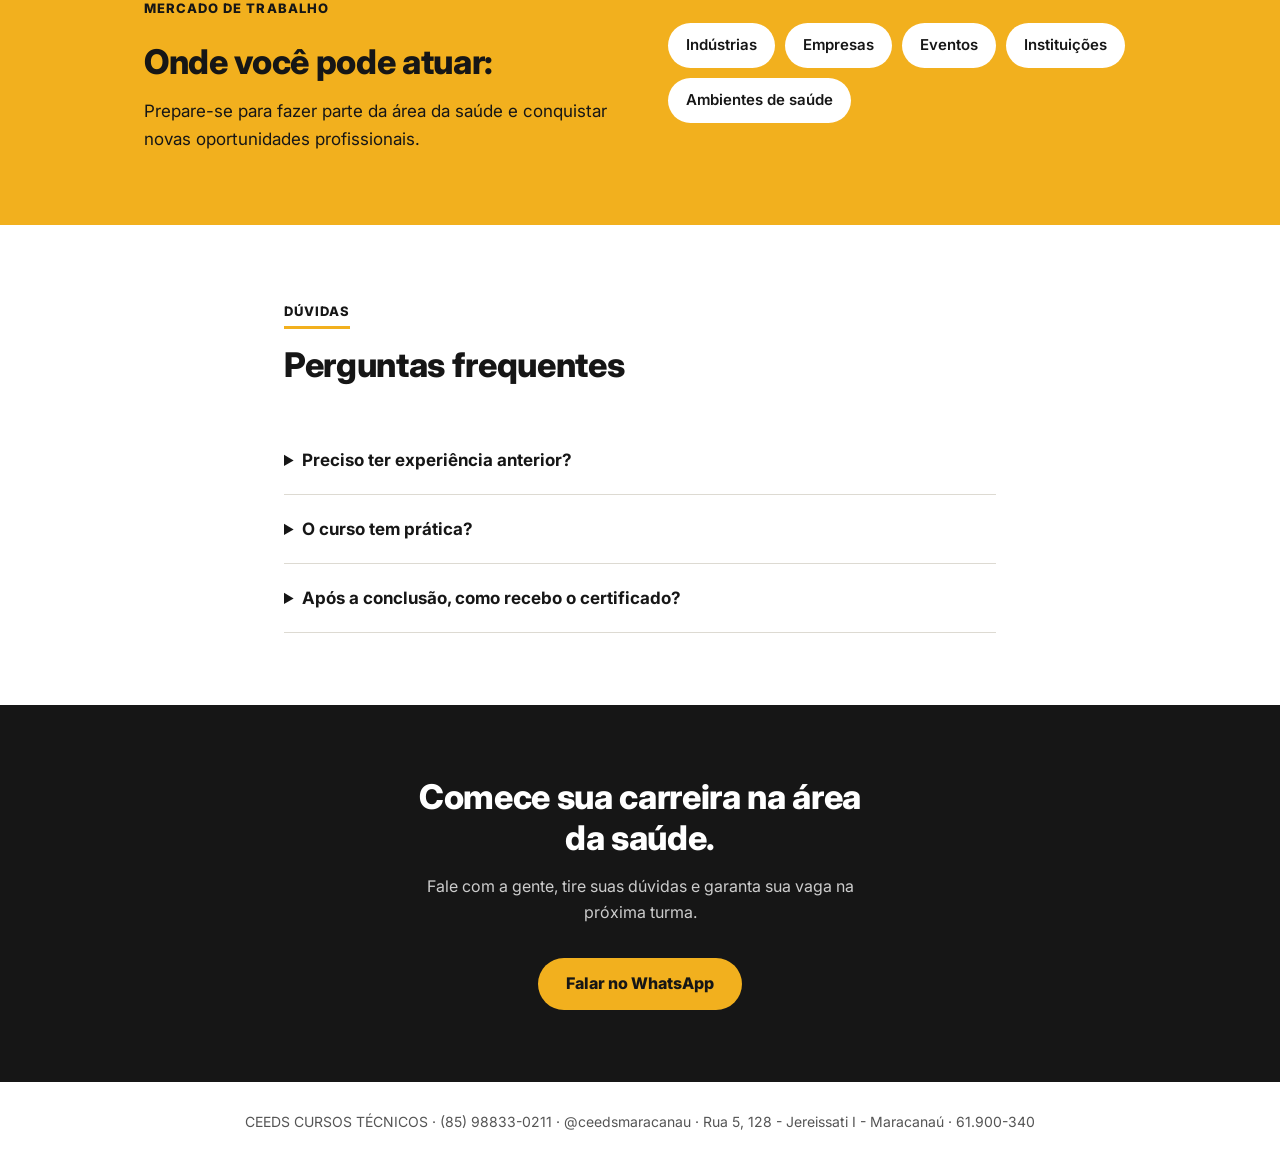
<file: cursos/socorrista.html>
<!DOCTYPE html>
<html lang="pt-BR">
<head>
    <meta charset="UTF-8">
    <meta name="viewport" content="width=device-width, initial-scale=1">
    <title>Curso de Primeiros Socorros</title>
    <link href="https://fonts.googleapis.com/css2?family=Inter:wght@400;600;800&display=swap" rel="stylesheet">
    <style>
        :root {
            --yellow: #F2B01E;
            --black: #161616;
            --white: #fff;
            --gray-50: #FAF9F6;
            --gray-100: #F3F2EE;
            --gray-300: #DDDAD2;
            --gray-600: #555;
        }

        * {
            box-sizing: border-box;
            margin: 0;
            padding: 0
        }

        html {
            scroll-behavior: smooth
        }

        body {
            font-family: Inter, system-ui, sans-serif;
            color: var(--black);
            background: var(--white);
            line-height: 1.65;
            font-size: 16px;
            overflow-wrap: break-word
        }

        .wrap {
            max-width: 1040px;
            margin: 0 auto;
            padding: 0 24px
        }

        section {
            padding: 72px 0
        }

        h1,
        h2,
        h3 {
            line-height: 1.2
        }

        h1 {
            font-size: clamp(32px, 5.5vw, 52px);
            font-weight: 800;
            letter-spacing: -.02em
        }

        h2 {
            font-size: clamp(25px, 3.6vw, 34px);
            font-weight: 800;
            letter-spacing: -.01em;
            margin-bottom: 14px
        }

        h3 {
            font-size: 18px;
            font-weight: 700
        }

        .lead {
            font-size: 18px;
            color: var(--gray-600);
            max-width: 60ch
        }


        .icon svg {
            width: 24px;
            /* Um pouco menor no celular */
            height: 24px;
            margin: 0 0 5px 20px;
            /* Margem esquerda reduzida para telas pequenas */
            fill: none;
            stroke: #0f0f0f;
            stroke-width: 1.5;
            stroke-linecap: round;
            stroke-linejoin: round;
        }

        /* Configuração para Desktop (telas maiores que 768px) */
        @media (min-width: 768px) {
            .icon svg {
                width: 32px;
                height: 32px;
                margin: 0 0 2px 100px;
                /* Retorna ao seu design original */
            }
        }

        .kicker {
            display: inline-block;
            font-size: 13px;
            font-weight: 800;
            letter-spacing: .08em;
            text-transform: uppercase;
            margin-bottom: 16px;
            padding-bottom: 4px;
            border-bottom: 3px solid var(--yellow)
        }

        .resume p{
           text-align: justify;
        }

        .btn {
            display: inline-flex;
            align-items: center;
            justify-content: center;
            min-height: 52px;
            padding: 0 28px;
            border-radius: 50px;
            font-weight: 800;
            font-size: 16px;
            text-decoration: none;
            background: var(--yellow);
            color: var(--black);
            transition: .2s ease
        }

        .btn:hover {
            transform: translateY(-2px)
        }

        .btn:focus-visible {
            outline: 3px solid var(--black);
            outline-offset: 3px
        }

        .btn.dark {
            background: var(--black);
            color: var(--white)
        }

        .btn.dark:focus-visible {
            outline-color: var(--yellow)
        }

        /* HERO: texto à esquerda, painel à direita */
        .hero {
            padding: 72px 0 64px;
            background: var(--gray-50);
            border-bottom: 1px solid var(--gray-300)
        }

        .hero .wrap {
            display: grid;
            grid-template-columns: 1.15fr .85fr;
            gap: 48px;
            align-items: center
        }

        .hero h1 {
            margin-bottom: 20px
        }

        .hero .lead {
            margin-bottom: 32px
        }

        .panel {
            background: var(--white);
            border: 1px solid var(--gray-300);
            border-radius: 18px;
            padding: 28px;
            box-shadow: 0 12px 32px rgba(0, 0, 0, .06)
        }

        .panel h3 {
            margin-bottom: 18px;
            font-size: 16px
        }

        .panel ul {
            list-style: none;
            display: grid;
            gap: 14px
        }

        .panel li {
            display: flex;
            align-items: center;
            gap: 14px;
            font-size: 15px;
            font-weight: 600
        }

        .panel li i {
            flex: none;
            width: 22px;
            height: 22px;
            border-radius: 6px;
            background: var(--yellow);
            display: grid;
            place-items: center;
            font-style: normal;
            font-size: 13px;
            font-weight: 800
        }

        /* DADOS RÁPIDOS */
        .facts {
            display: grid;
            grid-template-columns: repeat(3, 1fr);
            gap: 0;
            background: var(--black);
            color: var(--white)
        }

        .facts div {
            padding: 24px;
            border-right: 1px solid #333
        }

        .facts div:last-child {
            border-right: none
        }

        .facts small {
            display: block;
            font-size: 13px;
            color: #aaa;
            margin-bottom: 4px
        }

        .facts b {
            font-size: 17px
        }

        /* SOBRE */
        .about {
            display: grid;
            grid-template-columns: 1fr 1fr;
            gap: 56px;
            align-items: start
        }

        .about p+p {
            margin-top: 16px
        }

        .about p {
            color: var(--gray-600)
        }

        /* MÓDULOS */
        .gray {
            background: var(--gray-50);
            border-top: 1px solid var(--gray-300);
            border-bottom: 1px solid var(--gray-300)
        }

        .sec-head {
            margin-bottom: 40px;
            max-width: 640px
        }

        .modules {
            display: grid;
            grid-template-columns: repeat(3, 1fr);
            gap: 20px
        }

        .module {
            background: var(--white);
            border: 1px solid var(--gray-300);
            border-radius: 16px;
            padding: 28px 24px
        }

        .module .n {
            display: block;
            font-size: 14px;
            font-weight: 800;
            margin-bottom: 14px;
            color: var(--black)
        }

        .module .n::after {
            content: "";
            display: block;
            width: 32px;
            height: 4px;
            background: var(--yellow);
            margin-top: 8px;
            border-radius: 2px
        }

        .module h3 {
            margin-bottom: 10px
        }

        .module p {
            font-size: 15px;
            color: var(--gray-600)
        }

        /* PERFIL */
        .profile {
            display: grid;
            grid-template-columns: repeat(2, 1fr);
            gap: 20px
        }

        .pcard {
            border-left: 5px solid var(--yellow);
            background: var(--gray-50);
            padding: 24px 26px;
            border-radius: 0 14px 14px 0
        }

        .pcard h3 {
            margin-bottom: 8px
        }

        .pcard p {
            font-size: 15px;
            color: var(--gray-600)
        }

        /* MERCADO */
        .market {
            background: var(--yellow)
        }

        .market .wrap {
            display: grid;
            grid-template-columns: 1fr 1fr;
            gap: 56px;
            align-items: center
        }

        .market p {
            font-size: 17px
        }

        .areas {
            display: flex;
            flex-wrap: wrap;
            gap: 10px
        }

        .areas span {
            background: var(--white);
            border-radius: 50px;
            padding: 10px 18px;
            font-weight: 600;
            font-size: 15px
        }

        /* FAQ */
        .faq {
            max-width: 760px
        }

        details {
            border-bottom: 1px solid var(--gray-300);
            padding: 20px 0
        }

        summary {
            font-weight: 700;
            cursor: pointer;
            font-size: 17px
        }

        details p {
            margin-top: 10px;
            color: var(--gray-600)
        }

        /* CTA */
        .cta {
            background: var(--black);
            color: var(--white);
            text-align: center
        }

        .cta h2 {
            max-width: 20ch;
            margin: 0 auto 14px
        }

        .cta p {
            color: #ccc;
            max-width: 48ch;
            margin: 0 auto 32px
        }

        footer {
            padding: 28px 0;
            font-size: 14px;
            color: var(--gray-600);
            text-align: center
        }

        @media(max-width:860px) {
            section {
                padding: 56px 0
            }

            .hero .wrap,
            .about,
            .market .wrap {
                grid-template-columns: 1fr;
                gap: 32px
            }

            .modules,
            .profile {
                grid-template-columns: 1fr
            }

            .facts {
                grid-template-columns: 1fr
            }

            .facts div {
                border-right: none;
                border-bottom: 1px solid #333
            }

            .facts div:last-child {
                border-bottom: none
            }
        }

        @media(prefers-reduced-motion:reduce) {
            html {
                scroll-behavior: auto
            }

            .btn {
                transition: none
            }
        }
    </style>
</head>

<body>

    <header class="hero">
        <a href="../index.html#cursos" class="icon"><svg viewBox="0 0 24 24" xmlns="http://www.w3.org/2000/svg" fill="none">
                <g id="SVGRepo_bgCarrier" stroke-width="0"></g>
                <g id="SVGRepo_tracerCarrier" stroke-linecap="round" stroke-linejoin="round"></g>
                <g id="SVGRepo_iconCarrier">
                    <path stroke="#000000" stroke-linecap="round" stroke-linejoin="round" stroke-width="2"
                        d="M14 5l-7 7 7 7"></path>
                </g>
            </svg>
        </a>
        <div class="wrap">

            <div>
                <span class="kicker">Curso profissionalizante</span>
                <h1>Socorrista:</h1>
                <p class="lead">Em uma emergência, conhecimento pode fazer a diferença. Aprenda a agir, proteger e salvar vidas.</p>
                <a class="btn dark" href="https://wa.me/5585988330211">Quero me inscrever</a>
            </div>
            <aside class="panel" aria-label="Exemplo da rotina de trabalho">
                <h3>SUA ROTINA PROFISSIONAL:</h3>
                <ul>
                    <li><i>✓</i>Primeiros Socorros</li>
                    <li><i>✓</i>Suporte Básico de Vida</li>
                    <li><i>✓</i>Atendimento a traumas</li>
                    <li><i>✓</i>Segurança no atendimento</li>
                    <li><i>✓</i>Agilidade e tomada de decisão</li>
                </ul>
            </aside>
        </div>
    </header>

    <div class="facts">
        <div><small>Duração</small><b>6 meses</b></div>
        <div><small>Modalidade</small><b>Presencial</b></div>
        <div><small>Turnos</small><b>Noite 18h às 21h  ou aos Finais de Semana 8h às 16h</b></div>
    </div>

    <section>
        <div class="wrap about">
            <div>
                <span class="kicker">Sobre o curso</span>
                <h2>Desenvolva conhecimentos para agir de forma rápida, organizada e responsável durante uma emergência.</h2>
            </div>
            <div class="resume">
                <p>O curso de Socorrista prepara o aluno para reconhecer situações de emergência e prestar primeiros cuidados à vítima, utilizando técnicas adequadas de atendimento, segurança e prevenção de agravamento do quadro até a chegada do atendimento especializado.</p>
            </div>
        </div>
    </section>
   
    <section>
        <div class="wrap">
            <div class="sec-head">
                <span class="kicker">Perfil</span>
                <h2>Para quem é este curso?</h2>
            </div>
            <div class="profile">
                <div class="pcard">
                    <h3>Quem quer atuar na área da saúde:</h3>
                    <p>Você que deseja desenvolver conhecimentos para lidar com situações de urgência e emergência.</p>
                </div>
                <div class="pcard">
                    <h3>Profissionais e estudantes da saúde:</h3>
                    <p>Você que deseja aprimorar seus conhecimentos e desenvolver mais segurança no atendimento inicial.</p>
                </div>
                <div class="pcard">
                    <h3>Quem busca uma qualificação prática:</h3>
                    <p>Quem densenvolve técnicas importantes para agir de forma rápida, segura e organizada diante de uma emergência.</p>
                </div>
                <div class="pcard">
                    <h3>Quem se identifica com atendimento de emergência:</h3>
                    <p>Você quer uma formação prática para se preparar melhor para o mercado de trabalho.</p>
                </div>
            </div>
        </div>
    </section>

    <section class="market">
        <div class="wrap">
            <div>
                <span class="kicker">Mercado de trabalho</span>
                <h2>Onde você pode atuar:</h2>
                <p>Prepare-se para fazer parte da área da saúde e conquistar novas oportunidades profissionais.</p>
            </div>
            <div class="areas">
                <span>Indústrias</span><span>Empresas</span><span>Eventos</span><span>Instituições</span><span>Ambientes de saúde</span>
            </div>
        </div>
    </section>

    <section>
        <div class="wrap faq">
            <div class="sec-head">
                <span class="kicker">Dúvidas</span>
                <h2>Perguntas frequentes</h2>
            </div>
            <details>
                <summary>Preciso ter experiência anterior?</summary>
                <p>Não, o curso irá lhe qualificar para obter conhecimentos e desenvolver na prática a sua experiência.</p>
            </details>

            <details>
                <summary>O curso tem prática?</summary>
                <p>Sim. As aulas práticas são realizadas em salas de aula interno e externo com simulações práticas.</p>
            </details>
            <details>
                <summary>Após a conclusão, como recebo o certificado?</summary>
                <p>O certificado será digital e enviado ao email após a conclusão do curso.</p>
            </details>
        </div>
    </section>

    <section class="cta" id="inscricao">
        <div class="wrap">
            <h2>Comece sua carreira na área da saúde.</h2>
            <p>Fale com a gente, tire suas dúvidas e garanta sua vaga na próxima turma.</p>
            <a class="btn" href="https://wa.me/5585988330211">Falar no WhatsApp</a>
        </div>
    </section>

    <footer>
        <div class="wrap">CEEDS CURSOS TÉCNICOS · (85) 98833-0211 · @ceedsmaracanau · Rua 5, 128 - Jereissati I - Maracanaú · 61.900-340 </div>
    </footer>

</body>

</html>
</file>
<file: style.css>
/* =========================================================
   CSS RESPONSIVO 
   Funciona em celular, tablet e computador
   ========================================================= */

:root {
    --yellow: #ffd21c;
    --yellow-dark: #e7b900;
    --black: #0b0b0b;
    --black-2: #151515;
    --white: #fff;
    --gray-50: #fafafa;
    --gray-100: #f3f3f3;
    --gray-200: #e7e7e7;
    --gray-500: #777;
    --radius: 18px;
    --shadow: 0 8px 25px rgba(0, 0, 0, .08);
}

* {
    margin: 0;
    padding: 0;
    box-sizing: border-box;
}

html {
    scroll-behavior: smooth;
    width: 100%;
    overflow-x: hidden;
}

body {
    width: 100%;
    min-width: 0;
    overflow-x: hidden;
    font-family: "Inter", Arial, sans-serif;
    background: #ffffffd8;
    color: var(--black);
    line-height: 1.5;
}

img,
svg,
video {
    display: block;
    max-width: 100%;
}

img {
    height: auto;
}

a {
    color: inherit;
    text-decoration: none;
}

button,
input,
textarea,
select {
    font: inherit;
    max-width: 100%;
}

button {
    border: 0;
    cursor: pointer;
}

/* ================= CONTAINER ================= */

main {
    width: 100%;
    max-width: 1200px;
    min-height: 100vh;
    margin: 0 auto;
    background: #ffffffd8;
    overflow: hidden;
}

.page {
    width: 100%;
    min-height: 100vh;
    margin: 0;
    background: #ffffffd8;
}

.content {
    width: 100%;
    max-width: 1100px;
    margin: 0 auto;
    padding: 32px clamp(16px, 4vw, 50px);
}

/* ================= HEADER ================= */

.header {
    position: fixed;
    z-index: 1000;
    top: 0;
    left: 0;
    right: 0;
    transform: none;
    width: 100%;
    height: 72px;
    padding: 10px clamp(16px, 4vw, 40px);
    display: flex;
    align-items: center;
    justify-content: space-between;
    gap: 20px;
    background: rgba(10, 10, 10, .97);
    color: #fff;
}

.header>* {
    min-width: 0;
}

.logo {
    display: flex;
    align-items: center;
    flex: 0 0 auto;
    min-width: 0;
}

.logo img {
    display: block;
    width: clamp(90px, 13vw, 150px);
    max-width: 100%;
    height: auto;
}

.nav {
    display: flex;
    align-items: center;
    justify-content: flex-end;
    gap: clamp(12px, 2vw, 28px);
    flex: 1 1 auto;
    min-width: 0;
}

.nav a {
    color: #999;
    font-size: clamp(11px, 1.2vw, 14px);
    font-weight: 700;
    white-space: nowrap;
}

.nav a:hover,
.nav a.active {
    color: var(--yellow);
}

.menu-button {
    display: none;
    flex: 0 0 auto;
    width: 42px;
    height: 42px;
    align-items: center;
    justify-content: center;
    background: transparent;
    color: var(--yellow);
    font-size: 28px;
}


/* ================= Scroll ================= */

/* Quando o header recebe .scrolled */
.header.scrolled .nav {
    display: none;
}

.header.scrolled .menu-button {
    display: flex;
    align-items: center;
    justify-content: center;
}


/* ================= BARRA LATERAL ================= */

.side-menu {
    position: fixed;

    top: 0;
    right: -300px;

    width: 280px;
    height: 100vh;

    background: #fff;

    z-index: 2000;

    padding: 80px 25px 30px;

    box-sizing: border-box;

    box-shadow: -5px 0 20px rgba(0, 0, 0, .15);

    transition: right .35s ease;
}

.side-menu.active {
    right: 0;
}


/* LINKS DA BARRA */

.side-menu nav {
    display: flex;
    flex-direction: column;
    gap: 8px;
}

.side-menu nav a {
    display: block;

    padding: 15px 10px;

    color: #111;
    text-decoration: none;

    font-size: 17px;
    font-weight: 600;

    border-radius: 8px;

    transition: .2s ease;
}

.side-menu nav a:hover {
    background: #f1b000;
    color: #fff;
}


/* BOTÃO FECHAR */

.close-menu {
    position: absolute;

    top: 18px;
    right: 20px;

    width: 40px;
    height: 40px;

    border: none;
    background: transparent;

    font-size: 32px;
    color: #111;

    cursor: pointer;
}


/* ================= FUNDO ESCURO ================= */

.menu-overlay {
    position: fixed;

    inset: 0;

    background: rgba(0, 0, 0, .45);

    z-index: 1500;

    opacity: 0;
    visibility: hidden;

    transition: .3s ease;
}

.menu-overlay.active {
    opacity: 1;
    visibility: visible;
}


/* ================= MOBILE ================= */

@media (max-width: 700px) {

    .nav {
        display: none;
    }

    .menu-button {
        display: flex;
        align-items: center;
        justify-content: center;
    }

    .logo img {
        width: 145px;
    }

}

/* ================= HERO ================= */

.hero-page {
    width: 100%;
    padding-top: 72px;
}

.hero-image {
    position: relative;
    width: 100%;
    min-height: clamp(420px, 60vw, 680px);
    overflow: hidden;
    background: #111;
}

.hero-image img {
    position: absolute;
    inset: 0;

    width: 100%;
    height: 100%;

    object-fit: cover;
    object-position: center top;

    z-index: 0;
}

/* ================= DEGRADÊ ================= */

.hero-image::after {
    content: "";
    position: absolute;
    inset: 0;

    background: linear-gradient(
        90deg,
        rgba(0, 0, 0, 0.98) 0%,
        rgba(0, 0, 0, 0.90) 25%,
        rgba(0, 0, 0, 0.55) 48%,
        rgba(0, 0, 0, 0.08) 78%,
        transparent 100%
    );

    z-index: 1;
    pointer-events: none;
}


/* ================= CONTEÚDO ================= */

.hero-content {
    position: relative;
    z-index: 2;

    width: min(100%, 650px);
    box-sizing: border-box;

    padding:
        clamp(100px, 12vw, 170px)
        clamp(18px, 5vw, 70px)
        60px;

    color: #fff;
}


/* ================= TÍTULO ================= */

.hero-content h1 {
    margin: 12px 0 18px;

    font-size: clamp(38px, 5vw, 68px);
    line-height: 1.02;
    font-weight: 800;
    letter-spacing: -1.5px;
}

.hero-content h1 em {
    color: var(--yellow);
    font-style: normal;
}


/* ================= TEXTO ================= */

.hero-content p {
    max-width: 100px;
    text-align: justify;

    margin: 0 0 28px;

    font-size: clamp(15px, 1.5vw, 18px);
    line-height: 1.6;

    color: rgba(255, 255, 255, 0.88);
}


/* ================= DESKTOP ================= */

@media (min-width: 900px) {

    .hero-image {
        min-height: 620px;
        display: flex;
        align-items: center;
    }

    /* IMAGEM À DIREITA */
    .hero-image img {
        position: absolute;

        top: 10px;
        bottom:10px;
        right: 20px;
        left: auto;

        width: 52%;
        height: 95%;

        object-fit: cover;
        object-position: center top;

        border-radius: 60px 2px 60px 2px;
    }

    /* DEGRADÊ SOMENTE NO DESKTOP */
    .hero-image::after {
        background: linear-gradient(
            90deg,
            #000 0%,
            rgba(0, 0, 0, 0.98) 20%,
            rgba(0, 0, 0, 0.82) 36%,
            rgba(0, 0, 0, 0.42) 53%,
            rgba(0, 0, 0, 0.08) 72%,
            transparent 100%
        );
    }

    .hero-content {
        width: 52%;
        max-width: 700px;

        padding:
            80px
            0
            80px
            clamp(40px, 7vw, 110px);
    }
}


/* ================= TABLET ================= */

@media (min-width: 600px) and (max-width: 899px) {

    .hero-image {
        min-height: 560px;
    }

    /* SEM DEGRADÊ */
    .hero-image::after {
        display: none;
    }

    .hero-image img {
        object-position: center top;
    }
}


/* ================= CELULAR ================= */

@media (max-width: 599px) {

    .hero-image {
        min-height: clamp(520px, 135vw, 680px);
    }

    /* SEM DEGRADÊ */
    .hero-image::after {
        display: none;
    }

    .hero-image img {
        object-position: center top;
    }

    .hero-content {
        width: 100%;
        padding:
            clamp(180px, 42vw, 250px)
            20px
            45px;
    }

    .hero-content h1 {
        font-size: clamp(38px, 10vw, 50px);
        line-height: 1.02;
    }

    .hero-content p {
        font-size: 15px;
        line-height: 1.5;
    }
}


.eyebrow {
    display: block;
    margin: 0 0 16px;
    color: var(--yellow);
    font-size: 12px;
    font-weight: 800;
    letter-spacing: .6px;
}

.eyebrow.dark {
    color: #d7ae00;
}

.hero-content h1,
.page-header h1 {
    font-size: clamp(32px, 5vw, 58px);
    line-height: .98;
    letter-spacing: -1.5px;
    margin-bottom: 18px;
}

.hero-content h1 em,
.page-header h1 em {
    color: var(--yellow);
    font-style: normal;
}

.hero-content p {
    max-width: 100px;
    text-align: justify;
    color: #000000;
    font-size: clamp(14px, 1.5vw, 17px);
    margin-bottom: 25px;
}

.btn {
    display: inline-flex;
    align-items: center;
    justify-content: center;
    gap: 10px;
    min-height: 48px;
    padding: 0 22px;
    border-radius: 50px;
    font-size: 14px;
    font-weight: 800;
    transition: .2s ease;
}

.btn:hover {
    transform: translateY(-2px);
}

.btn-yellow {
    background: var(--yellow);
    color: var(--black);
}

.full {
    width: 100%;
}

/* ================= TÍTULOS ================= */

.section-heading {
    width: 100%;
    display: flex;
    align-items: flex-end;
    justify-content: space-between;
    gap: 15px;
    margin-bottom: 20px;
}

.section-heading h2,
.section-title h2 {
    font-size: clamp(24px, 3vw, 34px);
    line-height: 1;
    letter-spacing: -.8px;
}

.section-heading>a,
.ver-todos {
    flex: 0 0 auto;
    color: #555;
    font-size: 12px;
    font-weight: 700;
    white-space: nowrap;
}

.section-title {
    margin: 30px 20px 10px;
}

/* ================= CURSOS / CATEGORIAS ================= */

.course-list {
    margin: 0 18px;
    display: flex;
    flex-direction: column;
    gap: 10px;
}

.course-card {
    display: flex;
    align-items: center;
    justify-content: flex-start;
    gap: 10px;

    width: 95%;
    padding: 10px 25px 10px 10px;
    text-align: left;
    border: 1px solid var(--gray-200);
    border-radius: 14px;

    box-sizing: border-box;
}

.course-card img {
    width: 80px;
    height: 80px;

    flex: 0 0 80px;

    object-fit: cover;
    border-radius: 10px;
}

.course-info {
    flex: 1;
    min-width: 0;
    text-align: left;
}

.course-info h3 {
    margin: 0 0 4px;
    font-size: 14px;
    line-height: 1.25;
}

.course-info p {
    margin: 0;
    color: #888;
    font-size: 20px;
    line-height: 1.4;
}

.course-card>b {
    display: flex !important;
    align-items: center;
    justify-content: center;

    width: 24px;
    height: 40px;

    flex: 0 0 24px;

    margin-left: auto;

    color: #dca900 !important;
    font-size: 30px !important;
    font-weight: 700;

    line-height: 1;
}

/* ================= CURSO DESTAQUE ================= */

.featured-course {
    width: 95%;
    display: grid;
    grid-template-columns: minmax(0, 1.1fr) minmax(0, .9fr);
    min-height: 240px;
    margin-top: 40px;
    overflow: hidden;
    margin: 30px 20px 20px 20px;
    border-radius: 18px;
    background: var(--black);
    color: #fff;
}

.featured-course>div:first-child {
    padding: clamp(20px, 4vw, 40px);
}

.featured-course h2 {
    font-size: clamp(22px, 3vw, 32px);
    margin-bottom: 8px;
}

.featured-course p {
    max-width: 520px;
    color: #ccc;
    font-size: 13px;
    line-height: 1.5;
    margin-bottom: 15px;
}

.featured-course .btn {
    min-height: 40px;
    font-size: 12px;
}

.featured-photo {
    min-height: 240px;
    background:
        linear-gradient(90deg, #0b0b0b, transparent),
        url("https://images.unsplash.com/photo-1584982751601-97dcc096659c?auto=format&fit=crop&w=900&q=80") center/cover;
}

/* ================= MOTIVOS ================= */

.reason-container {
    margin-top: 35px;
    width: 100%;
    padding: clamp(16px, 3vw, 28px);
    background: #fff;
    border-radius: 18px;
    box-shadow: 0 5px 20px rgba(0, 0, 0, .10);
}

.reason-grid {
    display: grid;
    grid-template-columns: repeat(2, minmax(0, 1fr));
    gap: 12px;
}

.reason-item {
    min-width: 0;
    min-height: 95px;
    display: flex;
    flex-direction: column;
    align-items: center;
    justify-content: center;
    padding: 12px 8px;
    background: #f2f2f2;
    border-radius: 12px;
    text-align: center;
}

.reason-item svg {
    width: 28px;
    height: 28px;
    margin-bottom: 8px;
    fill: none;
    stroke: #111;
    stroke-width: 1.5;
    stroke-linecap: round;
    stroke-linejoin: round;
}

.reason-item b {
    font-size: 11px;
    line-height: 1.3;
}

/* ================= CABEÇALHO DAS PÁGINAS ================= */

.page-header {
    width: 90%;
    max-width: 1100px;
    margin: 0 auto 18px;
    padding: 105px clamp(16px, 4vw, 50px) 20px;
    border-radius: 20px;
}

.page-header h1 {
    color: #111;
    font-size: clamp(32px, 5vw, 52px);
    margin-top: 10px;
}

.page-header p {
    color: var(--gray-500);
    font-size: 14px;
}

.page-header.compact {
    padding-bottom: 25px;
}

#sobre.page {
    margin-top: 10px;
}

/* ================= BUSCA ================= */

.search-box {
    width: 90%;
    height: 50px;
    display: flex;
    align-items: center;
    gap: 10px;
    margin: 0 0 0 20px;

    padding: 0 15px;
    background: #fff;
    border: 1px solid #ddd;
    border-radius: 12px;
}

.search-box span {
    flex: 0 0 auto;
    font-size: 25px;
    color: #555;
}

.search-box input {
    min-width: 0;
    width: 100%;
    height: 100%;
    border: 0;
    outline: 0;
    background: transparent;
    font-size: 15px;
}

.filters {
    width: 95%;
    display: flex;
    gap: 8px;
    padding: 10px 0 20px 20px;
    overflow-x: auto;
    scrollbar-width: none;
}

.filters::-webkit-scrollbar {
    display: none;
}

.filter {
    flex: 0 0 auto;
    padding: 10px 15px;
    border-radius: 50px;
    background: var(--gray-100);
    color: #555;
    white-space: nowrap;
    font-size: 11px;
    font-weight: 700;
}

.filter.active {
    background: var(--yellow);
    color: var(--black);
}

/* ================= LISTA DE CURSOS ================= */

.course-list {
    width: 95%;
    display: grid;
    grid-template-columns: repeat(2, minmax(0, 1fr));
    gap: 14px;
    padding: 0;
}

.course-card {
    min-width: 0;
    display: grid;
    grid-template-columns: 80px minmax(0, 1fr) auto;
    gap: 12px;
    align-items: center;
    padding: 10px;
    border: 1px solid var(--gray-200);
    border-radius: 14px;
    background: #fff;
}

.course-card img {
    width: 80px;
    height: 80px;
    max-width: 80px;
    object-fit: cover;
    border-radius: 10px;
}

.course-thumb {
    width: 100%;
    height: 80px;
    border-radius: 11px;
    background-position: center;
    background-size: cover;
}

.course-card h3 {
    font-size: 14px;
    line-height: 1.25;
    overflow-wrap: anywhere;
}

.course-card p {
    margin-top: 4px;
    color: #888;
    font-size: 11px;
    line-height: 1.4;
}

.course-card>b {
    color: var(--yellow-dark);
    font-size: 22px;
}


#unidades{
    margin:0;
    display: grid;
    grid-template-columns: repeat(2, minmax(0, 1fr));
    gap: 12px;
   
}
/* ================= DETALHE DO CURSO ================= */

.detail-cover {
    min-height: clamp(350px, 50vw, 600px);
    display: flex;
    flex-direction: column;
    justify-content: flex-end;
    padding: clamp(25px, 5vw, 60px);
    color: #fff;
    background-position: center;
    background-size: cover;
}

.nursing-cover {
    background:
        linear-gradient(0deg, rgba(0, 0, 0, .95), rgba(0, 0, 0, .05)),
        url("https://images.unsplash.com/photo-1584515933487-779824d29309?auto=format&fit=crop&w=1200&q=85") center/cover;
}

.back {
    position: absolute;
    top: 90px;
    left: clamp(16px, 4vw, 50px);
    color: #fff;
    font-size: 12px;
}

.course-label {
    color: var(--yellow);
    font-size: 10px;
    font-weight: 800;
    margin-bottom: 7px;
}

.detail-cover h1 {
    max-width: 800px;
    font-size: clamp(32px, 5vw, 60px);
    line-height: 1;
}

.detail-cover p {
    max-width: 700px;
    margin-top: 8px;
    color: #ddd;
}

.course-meta {
    display: grid;
    grid-template-columns: repeat(3, minmax(0, 1fr));
    gap: 10px;
    margin-bottom: 20px;
}

.course-meta div {
    min-width: 0;
    padding: 13px 5px;
    text-align: center;
    border: 1px solid var(--gray-200);
    border-radius: 13px;
}

.course-meta span {
    display: block;
    font-size: 20px;
}

.course-meta b {
    display: block;
    font-size: 10px;
}

.course-meta small {
    color: #888;
    font-size: 8px;
}

.course-detail h2 {
    font-size: clamp(21px, 3vw, 28px);
    margin: 27px 0 8px;
}

.course-detail .content>p {
    color: #666;
    font-size: 13px;
}

.check-list {
    list-style: none;
    margin-top: 17px;
}

.check-list li {
    position: relative;
    padding: 7px 0 7px 24px;
    font-size: 12px;
}

.check-list li::before {
    content: "✓";
    position: absolute;
    left: 0;
    width: 17px;
    height: 17px;
    display: grid;
    place-items: center;
    border-radius: 50%;
    background: var(--yellow);
    font-size: 10px;
    font-weight: 800;
}

.dark-callout {
    display: flex;
    gap: 12px;
    margin-top: 25px;
    padding: 18px;
    border-radius: 15px;
    background: var(--black);
    color: #fff;
}

.dark-callout>span {
    color: var(--yellow);
    font-size: 24px;
}

.dark-callout b,
.dark-callout small {
    display: block;
}

.dark-callout b {
    font-size: 12px;
}

.dark-callout small {
    color: #aaa;
    font-size: 9px;
}

/* ================= CURSO SIMPLES ================= */

.simple-icon {
    width: calc(100% - 40px);
    height: clamp(180px, 30vw, 300px);
    margin: 20px;
    display: grid;
    place-items: center;
    border-radius: 20px;
    background: var(--yellow);
    font-size: clamp(60px, 8vw, 90px);
}

.simple-course .content p {
    color: #666;
    margin: 10px 0 25px;
}

/* ================= SOBRE ================= */

.dark-header {
    padding: 60px clamp(16px, 4vw, 50px) 45px;
    color: #fff;
    background: var(--black);
    margin-top: 50px;
}

.dark-header h1 {
    max-width: 800px;
    color: #fff;
}

.lead {
    font-size: 17px !important;
    color: #333 !important;
    line-height: 1.6;
    text-align: justify;
    padding: 5px;
}

.mission-grid {
    display: grid;
    grid-template-columns: repeat(2, minmax(0, 1fr));
    gap: 8px;
    margin-top: 15px;
}

.mission-grid div {
    min-width: 0;
    padding: 17px;
    border: 1px solid var(--gray-200);
    border-radius: 15px;
}

.mission-grid span {
    color: var(--yellow-dark);
    font-size: 25px;
}

.mission-grid h3 {
    font-size: 14px;
    margin: 5px 0;
}

.mission-grid p {
    color: #555454;
    font-size: 12px;
    text-align: justify;
}

.quote {
    margin-top: 25px;
    padding: 25px;
    background: var(--black);
    color: #fff;
    border-radius: 18px;
    font-size: clamp(16px, 2.5vw, 20px);
    font-weight: 700;
}

.quote small {
    display: block;
    margin-top: 10px;
    color: var(--yellow);
    font-size: 10px;
}


#processo {
    margin: 0 20px;
    width: calc(100% - 40px);
    min-height: fit-content;
    padding: 20px 0 20px;


    box-sizing: border-box;

    background: #fff;
    border-radius: 18px;
    box-shadow: 0 5px 20px rgba(0, 0, 0, .10);

    height: auto;
}

#processo * {
    padding: 0 !important;
}

/* Grade dos benefícios */
.beneficio-grid {
    width: 90%;
    max-width: 350px;
    display: grid;
    grid-template-columns: repeat(2, minmax(0, 1fr));
    gap: 25px;
    justify-content: center;
    align-items: center;
    text-align: center;

    height: auto;
    margin: 20px 50px;

}

.beneficio-grid p {
    margin-bottom: 2px;
}

/* Cards */
.beneficio {
    width: 105px;
    height: 105px;
    min-width: 105px;
    min-height: 105px;

    display: flex;
    flex-direction: column;
    align-items: center;
    justify-content: center;
    margin-top: 5px;

    padding: 8px 0;
    margin: 0;

    text-align: center;
}

.beneficio svg {
    width: 32px;
    height: 32px;
    margin-bottom: 3px;
    fill: none;
    stroke: #0f0f0f;
    stroke-width: 1.5;
    stroke-linecap: round;
    stroke-linejoin: round;
}

.beneficio b {
    font-size: 11px;
    line-height: 1.3;
    gap: 1px;
}

/* ================= CONTATO ================= */

.contact-list {
    display: grid;
    gap: 9px;
    margin-bottom: 28px;
}

.contact-list a {
    min-width: 0;
    display: flex;
    align-items: center;
    gap: 13px;
    padding: 14px;
    border: 1px solid var(--gray-200);
    border-radius: 13px;
    background: #fff;
}

.contact-list a>span {
    width: 45px;
    height: 45px;
    flex: 0 0 45px;
    display: flex;
    align-items: center;
    justify-content: center;
    border-radius: 10px;
    background: var(--yellow);
}

.contact-list a span i {
    font-size: 24px;
    color: #000;
}

.contact-list b,
.contact-list small {
    display: block;
    overflow-wrap: anywhere;
}

.contact-list b {
    font-size: 11px;
}

.contact-list small {
    color: #777;
    font-size: 9px;
}

form {
    display: grid;
    gap: 10px;
    margin-top: 15px;
}

input,
textarea {
    width: 100%;
    min-width: 0;
    border: 1px solid var(--gray-200);
    border-radius: 12px;
    outline: 0;
    padding: 14px;
    font-size: 12px;
}

input:focus,
textarea:focus {
    border-color: var(--yellow-dark);
}

textarea {
    min-height: 120px;
    resize: vertical;
}

.copyright {
    font-size: 10px;
    max-width: 1200px;
    margin: 40px auto 15px;
    padding-top: 10px;
    border-top: 1px solid rgba(255, 255, 255, 0.2);
    text-align: center;
    color: #000000;
}

/* ================= RESPONSIVIDADE ================= */

/* Tablets */
@media (max-width: 900px) {
    .nav {
        gap: 14px;
    }

    .nav a {
        font-size: 11px;
    }

    .course-list {
        grid-template-columns: 1fr;
    }
}

/* Celulares */
@media (max-width: 700px) {
    .header {
        height: 64px;
        padding: 8px 14px;
    }

    .logo img {
        width: 105px;
    }

    .nav {
        display: none;
    }

    .menu-button {
        display: inline-flex;
    }

    .hero-page {
        padding-top: 64px;
    }

    .hero-image {
        min-height: 520px;
    }

    .hero-content {
        padding: 120px 18px 45px;
    }


    .category-grid,
    .category-grid {
        grid-template-columns: repeat(2, minmax(0, 1fr));
        gap: 10px;
    }

    .category {
        min-height: 105px;
    }


    .featured-course {
        position: relative;
        width: calc(100% - 40px);
        min-height: 320px;
        margin: 30px 20px 20px;
        display: block;
        overflow: hidden;
        border-radius: 18px;
        background: var(--black);
    }

    /* FOTO COMO FUNDO */
    .featured-photo {
        position: absolute;
        inset: 0;
        width: 100%;
        height: 100%;
        min-height: 100%;
        background:
            linear-gradient(90deg,
                rgba(11, 11, 11, 0.98) 10%,
                rgba(11, 11, 11, 0.82) 30%,
                rgba(11, 11, 11, 0.40) 65%,
                rgba(11, 11, 11, 0.05) 100%),
            url("https://images.unsplash.com/photo-1584982751601-97dcc096659c?auto=format&fit=crop&w=900&q=80") center / cover no-repeat;
    }

    /* TEXTO POR CIMA DA FOTO */
    .featured-course>div:first-child {
        position: relative;
        z-index: 2;
        width: 60%;
        min-height: 320px;
        display: flex;
        flex-direction: column;
        justify-content: center;
        padding: 30px;
        box-sizing: border-box;
    }

    .featured-course h2 {
        font-size: clamp(22px, 6vw, 30px);
        margin-bottom: 8px;
    }

    .featured-course p {
        font-size: 13px;
        line-height: 1.5;
        margin-bottom: 15px;
    }

    .featured-course .btn {
        width: fit-content;
        min-height: 40px;
        font-size: 12px;
    }

    .reason-grid,
    .mission-grid {
        display: grid;
        grid-template-columns: repeat(2, 1fr);
        gap: 5px;
    }

    .page-header {
        padding-top: 88px;
    }

    .course-card {
        grid-template-columns: 70px minmax(0, 1fr) auto;
    }

    .course-card img {
        width: 70px;
        height: 70px;
        max-width: 70px;
    }

    .course-thumb {
        height: 70px;
    }

    .detail-cover {
        min-height: 470px;
        padding: 25px 16px;
    }

    .back {
        top: 78px;
        left: 16px;
    }

    .dark-header {
        padding-top: 100px;
    }
}

/* Celulares pequenos */
@media (max-width: 420px) {
    .content {
        padding: 24px 12px;
    }

    .hero-content {
        padding-inline: 14px;
    }

    .hero-image {
        min-height: 500px;
    }

    .section-heading {
        align-items: center;
    }

    .section-heading h2,
    .section-title h2 {
        font-size: 24px;
    }

    .category {
        min-height: 95px;
        padding: 10px 6px;
        border-radius: 11px;
    }

    .category svg {
        width: 29px;
        height: 29px;
    }

    .category b {
        font-size: 10px;
    }

    .course-card {
        grid-template-columns: 58px minmax(0, 1fr) auto;
        gap: 9px;
        padding: 8px;
    }

    .course-card img {
        width: 58px;
        height: 58px;
        max-width: 58px;
    }

    .course-thumb {
        height: 58px;
    }

    .course-card h3 {
        font-size: 12px;
    }

    .course-card p {
        font-size: 9px;
    }

    .course-card>b {
        font-size: 18px;
    }

    .course-meta {
        gap: 5px;
    }

    .course-meta div {
        padding: 10px 3px;
    }

    .contact-list a {
        padding: 11px;
    }
}

/* Telas grandes */
@media (min-width: 1200px) {
    main {
        box-shadow: 0 0 40px rgba(0, 0, 0, .08);
    }
}
</file>
